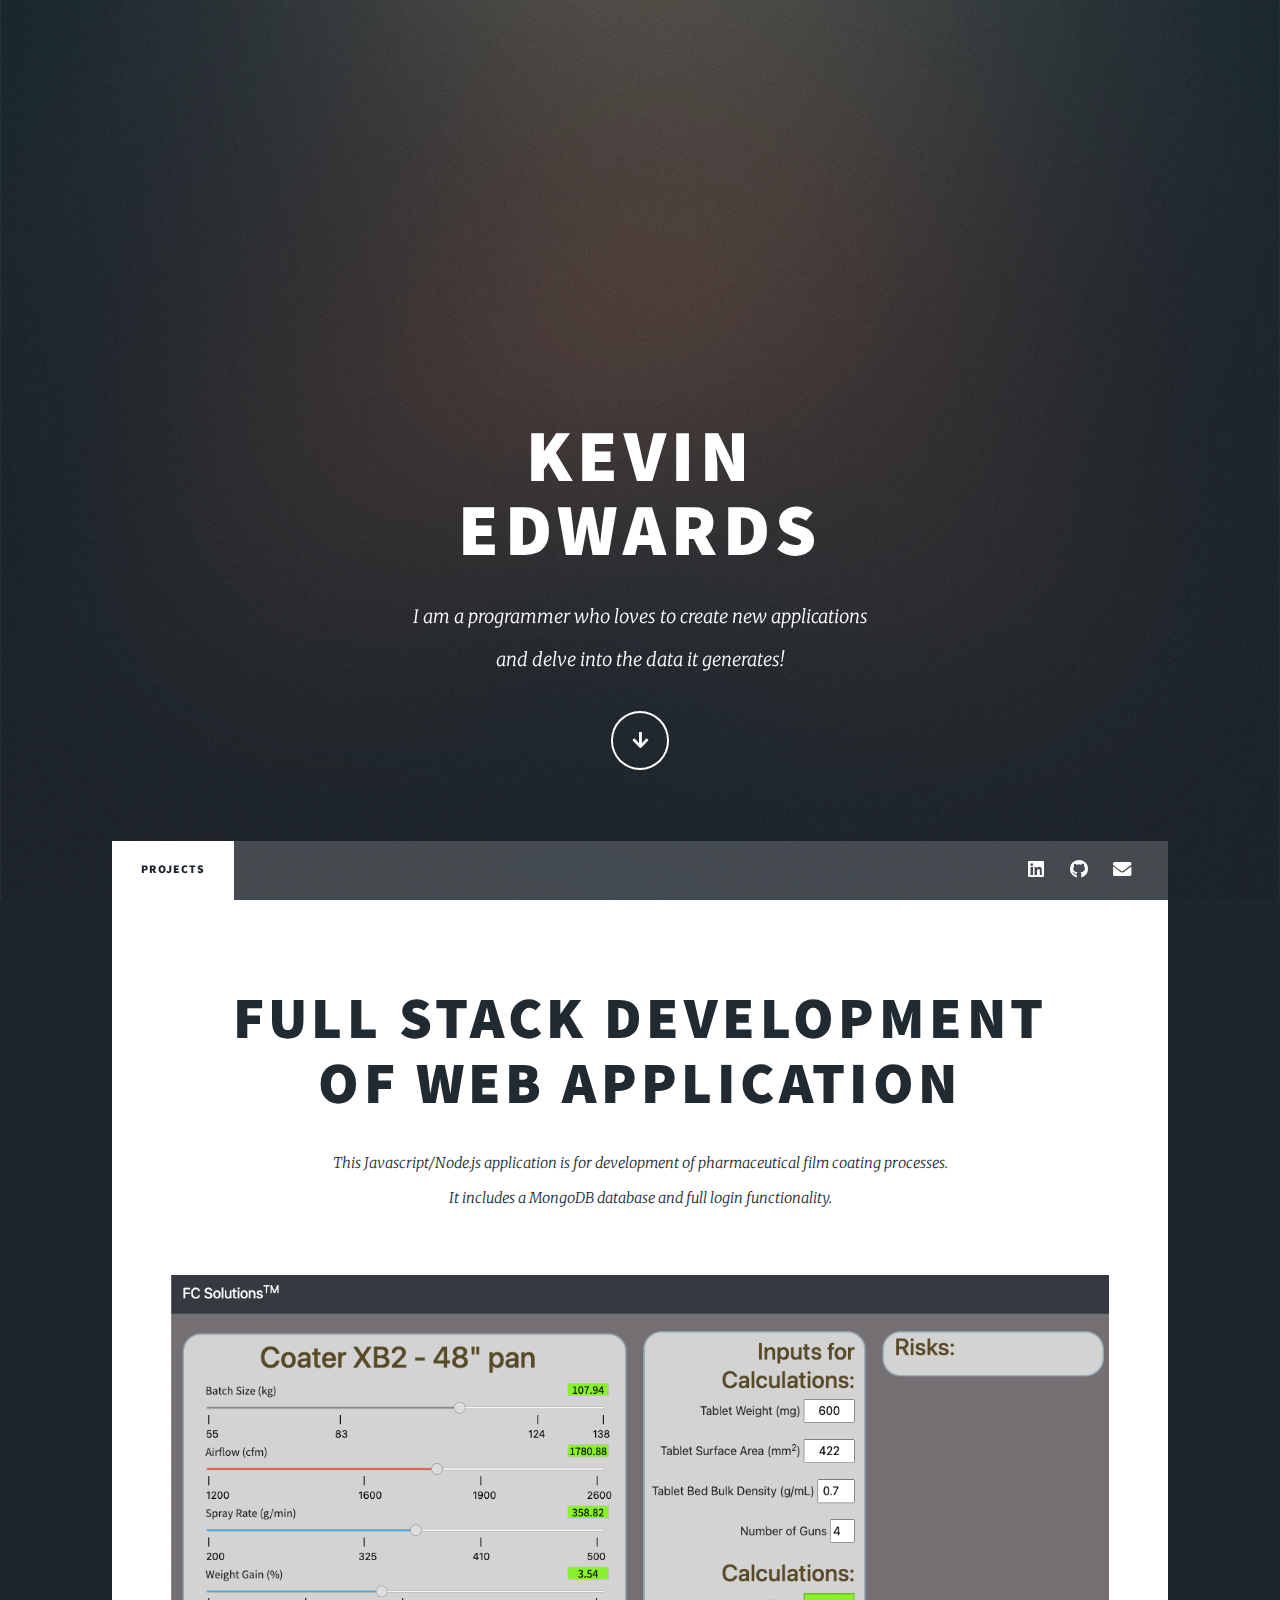
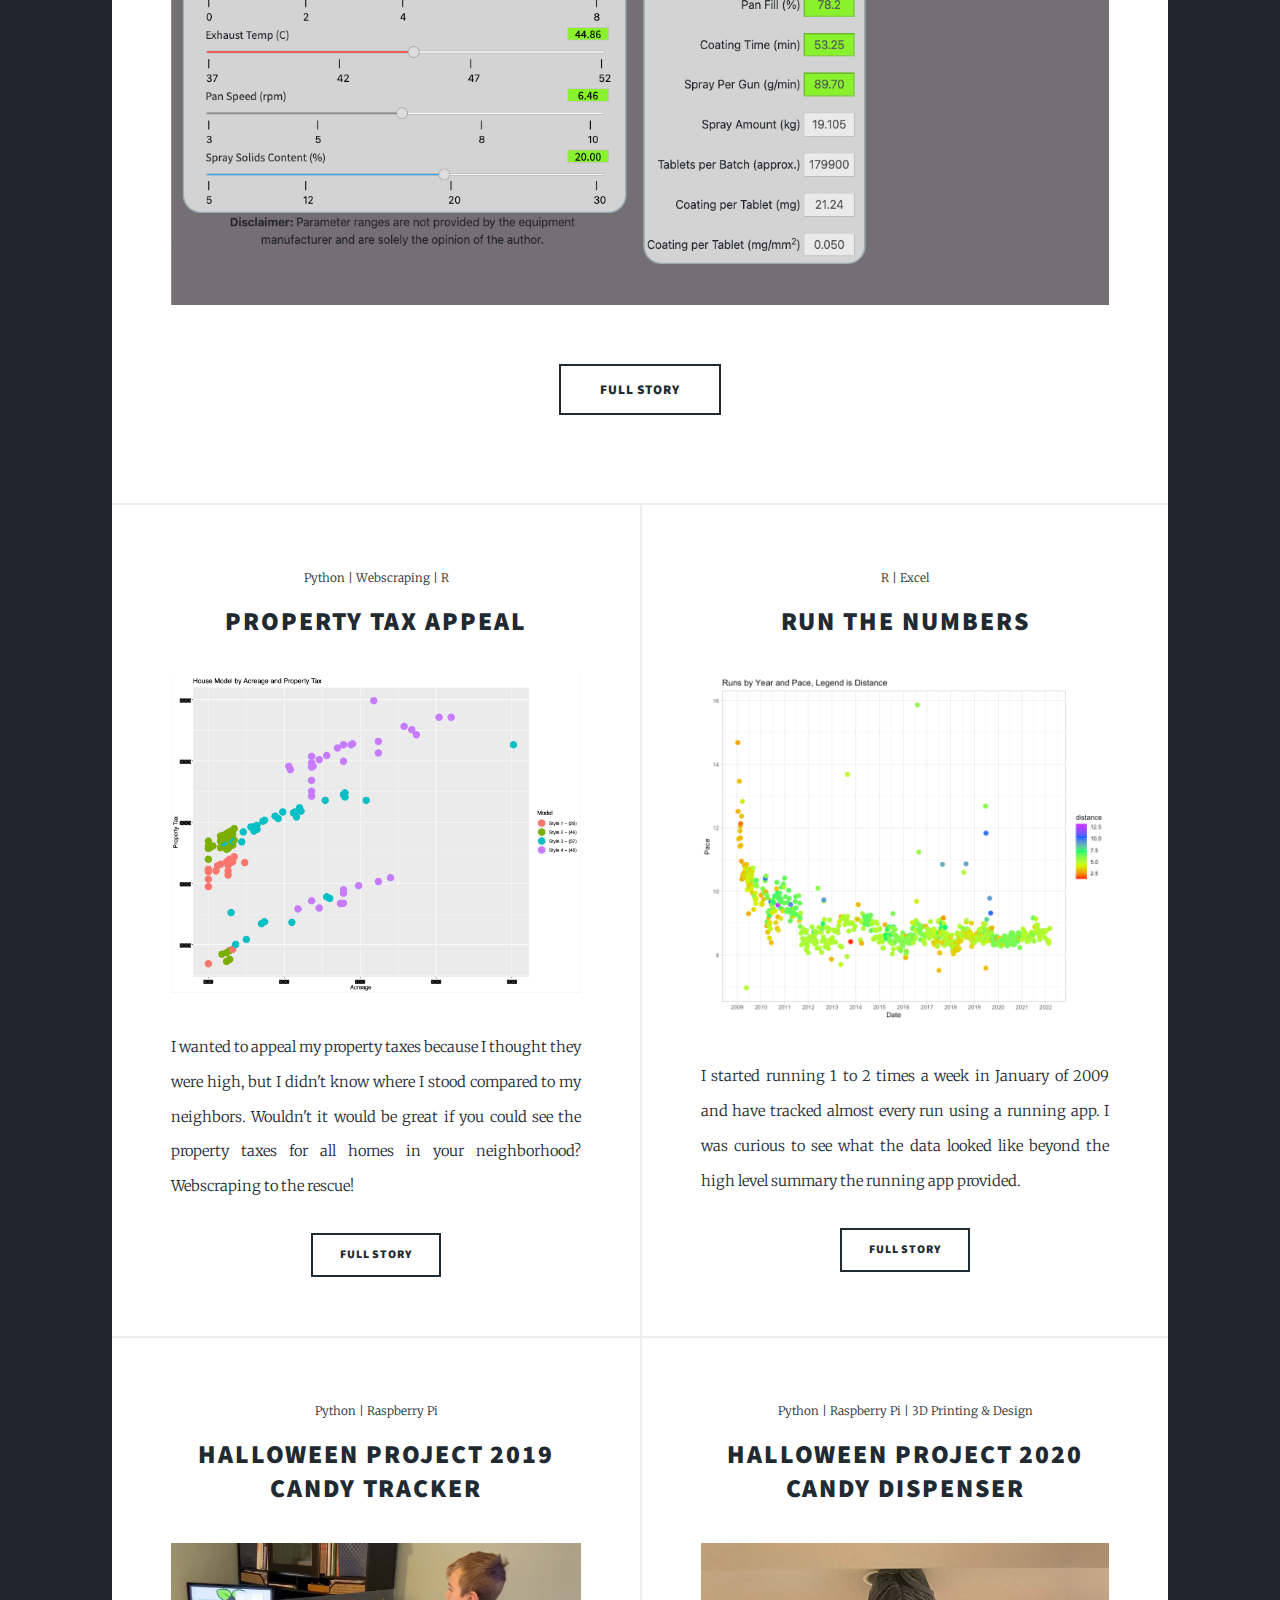
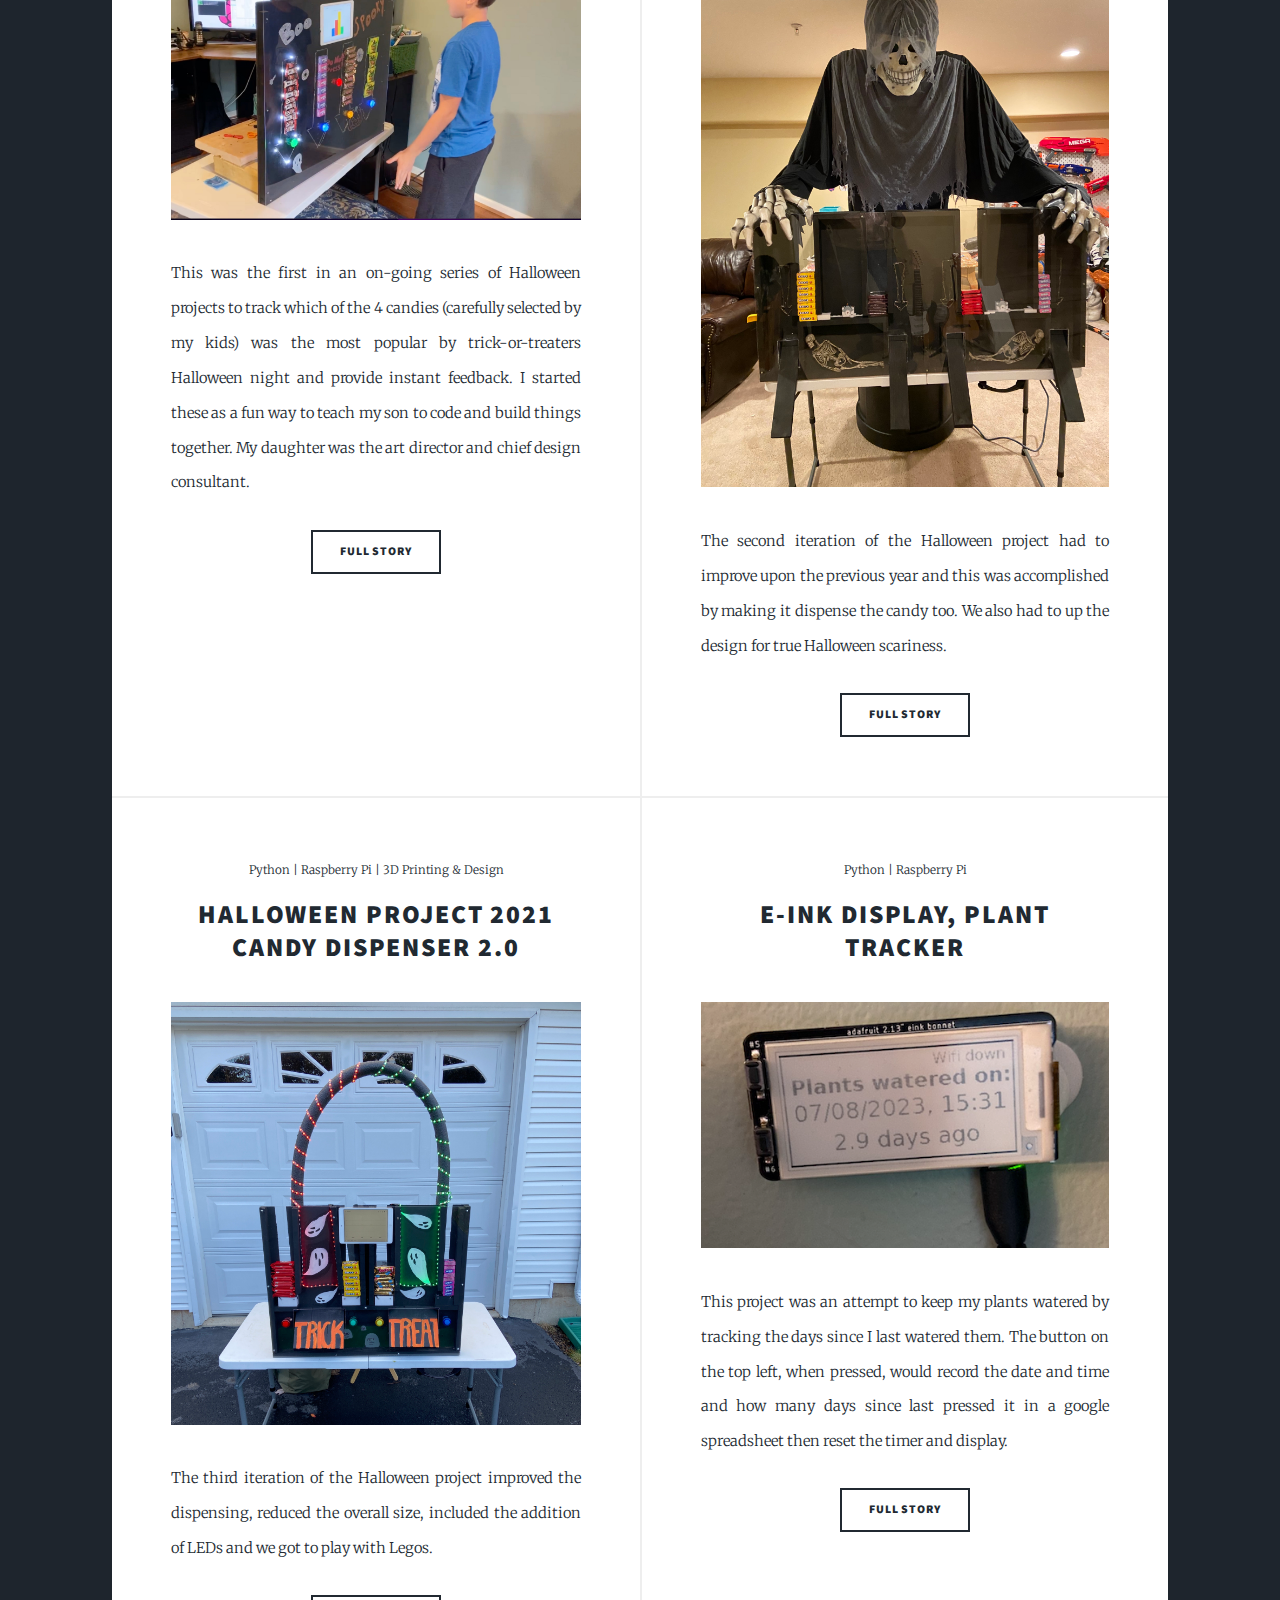
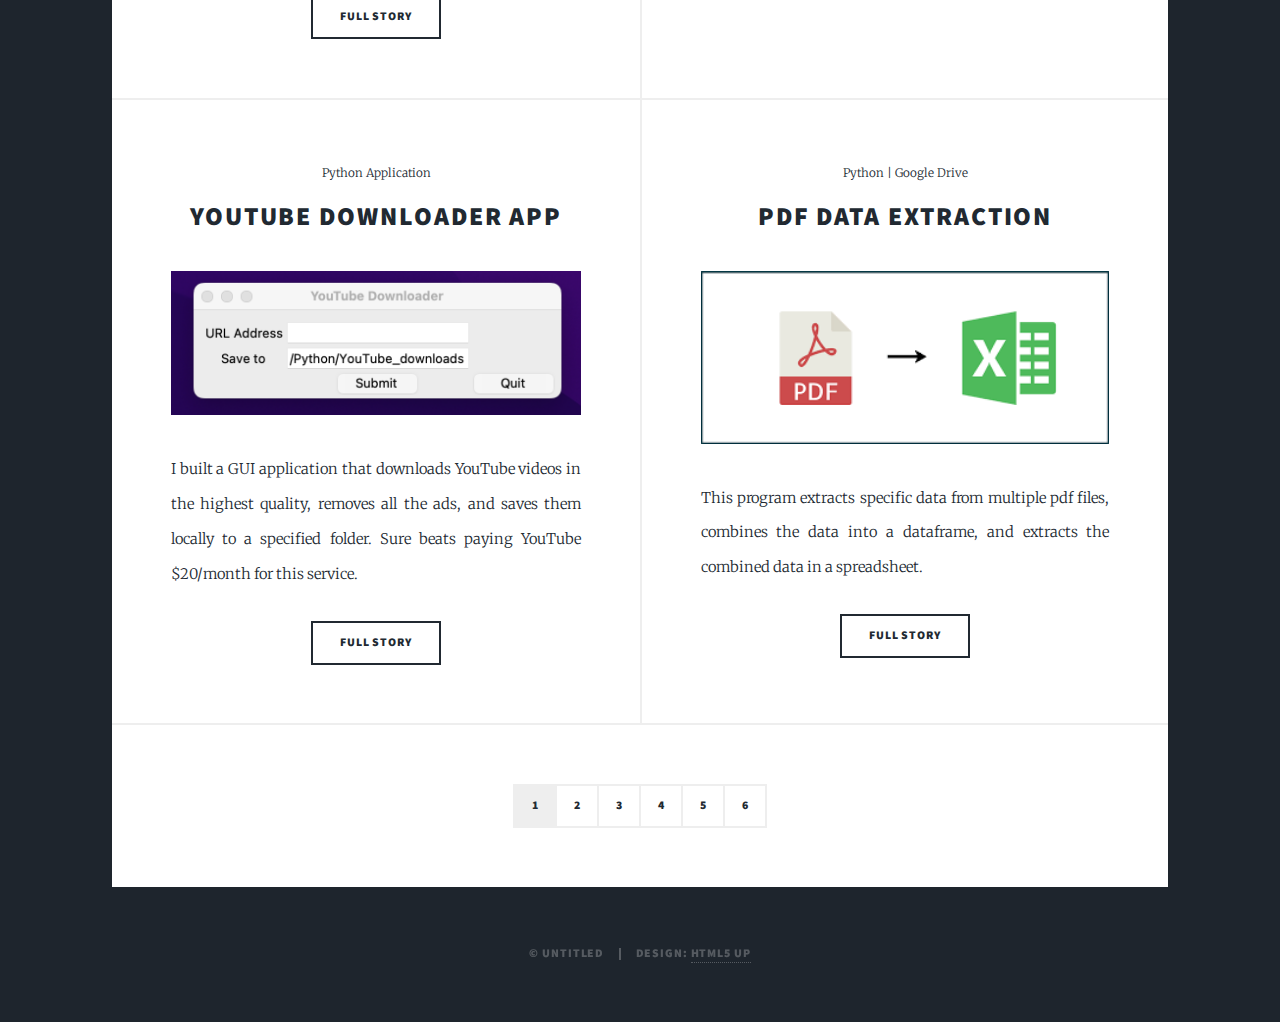
<file: index.html>
<!DOCTYPE HTML>
<!--
https://www.youtube.com/watch?v=u-RLu_8kwA0
-->
<html>
	<head>
		<title>Kevin Edwards</title>
		<meta charset="utf-8" />
		<meta name="viewport" content="width=device-width, initial-scale=1, user-scalable=no" />
		<link rel="stylesheet" href="assets/css/main.css" />
		<noscript><link rel="stylesheet" href="assets/css/noscript.css" /></noscript>
	</head>
	<body class="is-preload">

		<!-- Wrapper -->
			<div id="wrapper" class="fade-in">

				<!-- Intro -->
					<div id="intro">
						<h1>Kevin<br />
						Edwards</h1>
						<p>I am a programmer who loves to create new applications <br />and delve into the data it generates!</p>
						<ul class="actions">
							<li><a href="#header" class="button icon solid solo fa-arrow-down scrolly">Continue</a></li>
						</ul>
					</div>

				<!-- Header -->
					<!-- <header id="header">
						<a href="index.html" class="logo">Massively</a>
					</header> -->

				<!-- Nav -->
					<nav id="nav">
						<ul class="links">
							<li class="active"><a href="index.html">Projects</a></li>
							<!-- <li><a href="generic.html">Generic Page</a></li> -->
							<!-- <li><a href="elements.html">Elements Reference</a></li> -->
						</ul>
						<ul class="icons">
							<li><a href="https://www.linkedin.com/in/kevin-edwards-a8335911/" class="icon brands fa-linkedin"><span class="label">LinkedIn</span></a></li>
							<li><a href="https://github.com/kedwards0107" class="icon brands fa-github"><span class="label">GitHub</span></a></li>
							<li><a href="mailto: kedwards0107@gmail.com" class="icon solid fa-envelope"><span class="label">Email</span></a></li>
						</ul>
					</nav>

				<!-- Main -->
					<div id="main">

						<!-- Featured Post -->
							<article class="post featured">
								<header class="major">
									<!-- <span class="date">April 25, 2017</span> -->
									<h2><a href="webapp.html">Full Stack Development <br />
									of Web Application</a></h2>
									<p>This Javascript/Node.js application is for development of pharmaceutical film coating processes. <br />
										It includes a MongoDB database and full login functionality.</p>
								</header>
								<a href="webapp.html" class="image main"><img src="images/web_app4.png" alt="" /></a>
								<ul class="actions special">
									<li><a href="webapp.html" class="button large">Full Story</a></li>
								</ul>
							</article>

						<!-- Posts -->
							<section class="posts">
								<article>
									<header>
										<span class="date">Python | Webscraping | R</span>
										<h2><a href="Property_tax.html">Property Tax Appeal </a></h2>
									</header>
									<a href="Property_tax.html" class="image fit"><img src="images/Property_tax.png" alt="" /></a>
									<p>I wanted to appeal my property taxes because I thought they were high, but I didn't know where I stood compared to my neighbors. Wouldn't it would be great if you could see the property taxes for all homes in your neighborhood? Webscraping to the rescue! </p>
									<ul class="actions special">
										<li><a href="Property_tax.html" class="button">Full Story</a></li>
									</ul>
								</article>
								<article>
									<header>
										<span class="date"> R | Excel</span>
										<h2><a href="Run_Data.html">Run the Numbers</a></h2>
									</header>
									<a href="Run_Data.html" class="image fit"><img src="images/Runs_Year_Pace.png" alt="" /></a>
									<p>I started running 1 to 2 times a week in January of 2009 and have tracked almost every run using a running app. I was curious to see what the data looked like beyond the high level summary the running app provided. </p>
									<ul class="actions special">
										<li><a href="Run_Data.html" class="button">Full Story</a></li>
									</ul>
								</article>
								<article>
									<header>
										<span class="date">Python | Raspberry Pi </span>
										<h2><a href="halloween2019.html">Halloween Project 2019<br />
										Candy Tracker</a></h2>
									</header>
									<a href="halloween2019.html" class="image fit"><img src="images/2019_finished.jpg" alt="" /></a>
									<p>This was the first in an on-going series of Halloween projects to track which of the 4 candies (carefully selected by my kids) was the most popular by trick-or-treaters Halloween night and provide instant feedback. I started these as a fun way to teach my son to code and build things together. My daughter was the art director and chief design consultant.</p>
									<ul class="actions special">
										<li><a href="halloween2019.html" class="button">Full Story</a></li>
									</ul>
								</article>
								<article>
									<header>
										<span class="date">Python | Raspberry Pi | 3D Printing & Design</span>
										<h2><a href="halloween2020.html">Halloween Project 2020<br />
										Candy Dispenser</a></h2>
									</header>
									<a href="halloween2020.html" class="image fit"><img src="images/2020_finished.jpg" alt="" /></a>
									<p>The second iteration of the Halloween project had to improve upon the previous year and this was accomplished by making it dispense the candy too. We also had to up the design for true Halloween scariness.</p>
									<ul class="actions special">
										<li><a href="halloween2020.html" class="button">Full Story</a></li>
									</ul>
								</article>
								<article>
									<header>
										<span class="date">Python | Raspberry Pi | 3D Printing & Design</span>
										<h2><a href="halloween2021.html">Halloween Project 2021<br />
										candy dispenser 2.0</a></h2>
									</header>
									<a href="halloween2021.html" class="image fit"><img src="images/2021_finished2.JPG" alt="" /></a>
									<p>The third iteration of the Halloween project improved the dispensing, reduced the overall size, included the addition of LEDs and we got to play with Legos.</p>
									<ul class="actions special">
										<li><a href="halloween2021.html" class="button">Full Story</a></li>
									</ul>
								</article>
								<article>
									<header>
										<span class="date">Python | Raspberry Pi </span>
										<h2><a href="eink.html">E-Ink Display, Plant Tracker</a></h2>
									</header>
									<a href="eink.html" class="image fit"><img src="images/eink.png" alt="" /></a>
									<p> This project was an attempt to keep my plants watered by tracking the days since I last watered them. The button on the top left, when pressed, would record the date and time and how many days since last pressed it in a google spreadsheet then reset the timer and display.</p>
									<ul class="actions special">
										<li><a href="eink.html" class="button">Full Story</a></li>
									</ul>
								</article>
								<article>
									<header>
										<span class="date">Python Application</span>
										<h2><a href="YouTubeApp.html">YouTube Downloader App</a></h2>
									</header>
									<a href="YouTubeApp.html" class="image fit"><img src="images/YouTube_App_picture.png" alt="" /></a>
									<p> I built a GUI application that downloads YouTube videos in the highest quality, removes all the ads, and saves them locally to a specified folder. Sure beats paying YouTube $20/month for this service.</p>
									<ul class="actions special">
										<li><a href="YouTubeApp.html" class="button">Full Story</a></li>
									</ul>
								</article>
								<article>
									<header>
										<span class="date">Python | Google Drive </span>
										<h2><a href="pdf.html">PDF Data Extraction</a></h2>
									</header>
									<a href="pdf.html" class="image fit"><img src="images/pdf_to_excel.png" alt="" /></a>
									<p> This program extracts specific data from multiple pdf files, combines the data into a dataframe, and extracts the combined data in a spreadsheet.</p>
									<ul class="actions special">
										<li><a href="pdf.html" class="button">Full Story</a></li>
									</ul>
								</article>
								
<!-- 								<article>
									<header>
										<span class="date">Python | Webscraping | R</span>
										<h2><a href="#">Under Construction</a></h2>
									</header>
									<a href="#" class="image fit"><img src="https://images.unsplash.com/photo-1625470496744-a01bf36a262f?ixlib=rb-1.2.1&ixid=MnwxMjA3fDB8MHxzZWFyY2h8NXx8dW5kZXIlMjBjb25zdHJ1Y3Rpb258ZW58MHx8MHx8&auto=format&fit=crop&w=500&q=60" alt="" /></a>
									<p> Thank you for your patience as we work to bring you more programming and data analytic magic.</p>
									<ul class="actions special">
										<li><a href="#" class="button">Full Story</a></li>
									</ul>
								</article> -->
							</section>

						<!-- Footer -->
							<footer>
								<div class="pagination">
									<!--<a href="#" class="previous">Prev</a>-->
									<a href="index.html" class="page active">1</a>
									<a href="webapp.html" class="page">2</a>
									<a href="halloween2019.html" class="page">3</a>
									<!-- <span class="extra">&hellip;</span> -->
									<a href="halloween2020.html" class="page">4</a>
									<a href="halloween2021.html" class="page">5</a>
									<a href="Property_tax.html" class="page">6</a>
									<!-- <a href="#" class="next">Next</a> -->
								</div>
							</footer>

					</div>

				<!-- Footer -->
					<!-- <footer id="footer">
						<section>
							<form method="post" action="#">
								<div class="fields">
									<div class="field">
										<label for="name">Name</label>
										<input type="text" name="name" id="name" />
									</div>
									<div class="field">
										<label for="email">Email</label>
										<input type="text" name="email" id="email" />
									</div>
									<div class="field">
										<label for="message">Message</label>
										<textarea name="message" id="message" rows="3"></textarea>
									</div>
								</div>
								<ul class="actions">
									<li><input type="submit" value="Send Message" /></li>
								</ul>
							</form>
						</section>
						<section class="split contact">
							<section class="alt">
								<h3>Address</h3>
								<p>1234 Somewhere Road #87257<br />
								Nashville, TN 00000-0000</p>
							</section>
							<section>
								<h3>Phone</h3>
								<p><a href="#">(000) 000-0000</a></p>
							</section>
							<section>
								<h3>Email</h3>
								<p><a href="#">info@untitled.tld</a></p>
							</section>
							<section>
								<h3>Social</h3>
								<ul class="icons alt">
									<li><a href="#" class="icon brands alt fa-twitter"><span class="label">Twitter</span></a></li>
									<li><a href="#" class="icon brands alt fa-facebook-f"><span class="label">Facebook</span></a></li>
									<li><a href="#" class="icon brands alt fa-instagram"><span class="label">Instagram</span></a></li>
									<li><a href="#" class="icon brands alt fa-github"><span class="label">GitHub</span></a></li>
								</ul>
							</section>
						</section>
					</footer> -->

				<!-- Copyright -->
					<div id="copyright">
						<ul><li>&copy; Untitled</li><li>Design: <a href="https://html5up.net">HTML5 UP</a></li></ul>
					</div>

			</div>

		<!-- Scripts -->
			<script src="assets/js/jquery.min.js"></script>
			<script src="assets/js/jquery.scrollex.min.js"></script>
			<script src="assets/js/jquery.scrolly.min.js"></script>
			<script src="assets/js/browser.min.js"></script>
			<script src="assets/js/breakpoints.min.js"></script>
			<script src="assets/js/util.js"></script>
			<script src="assets/js/main.js"></script>

	</body>
</html>
</file>
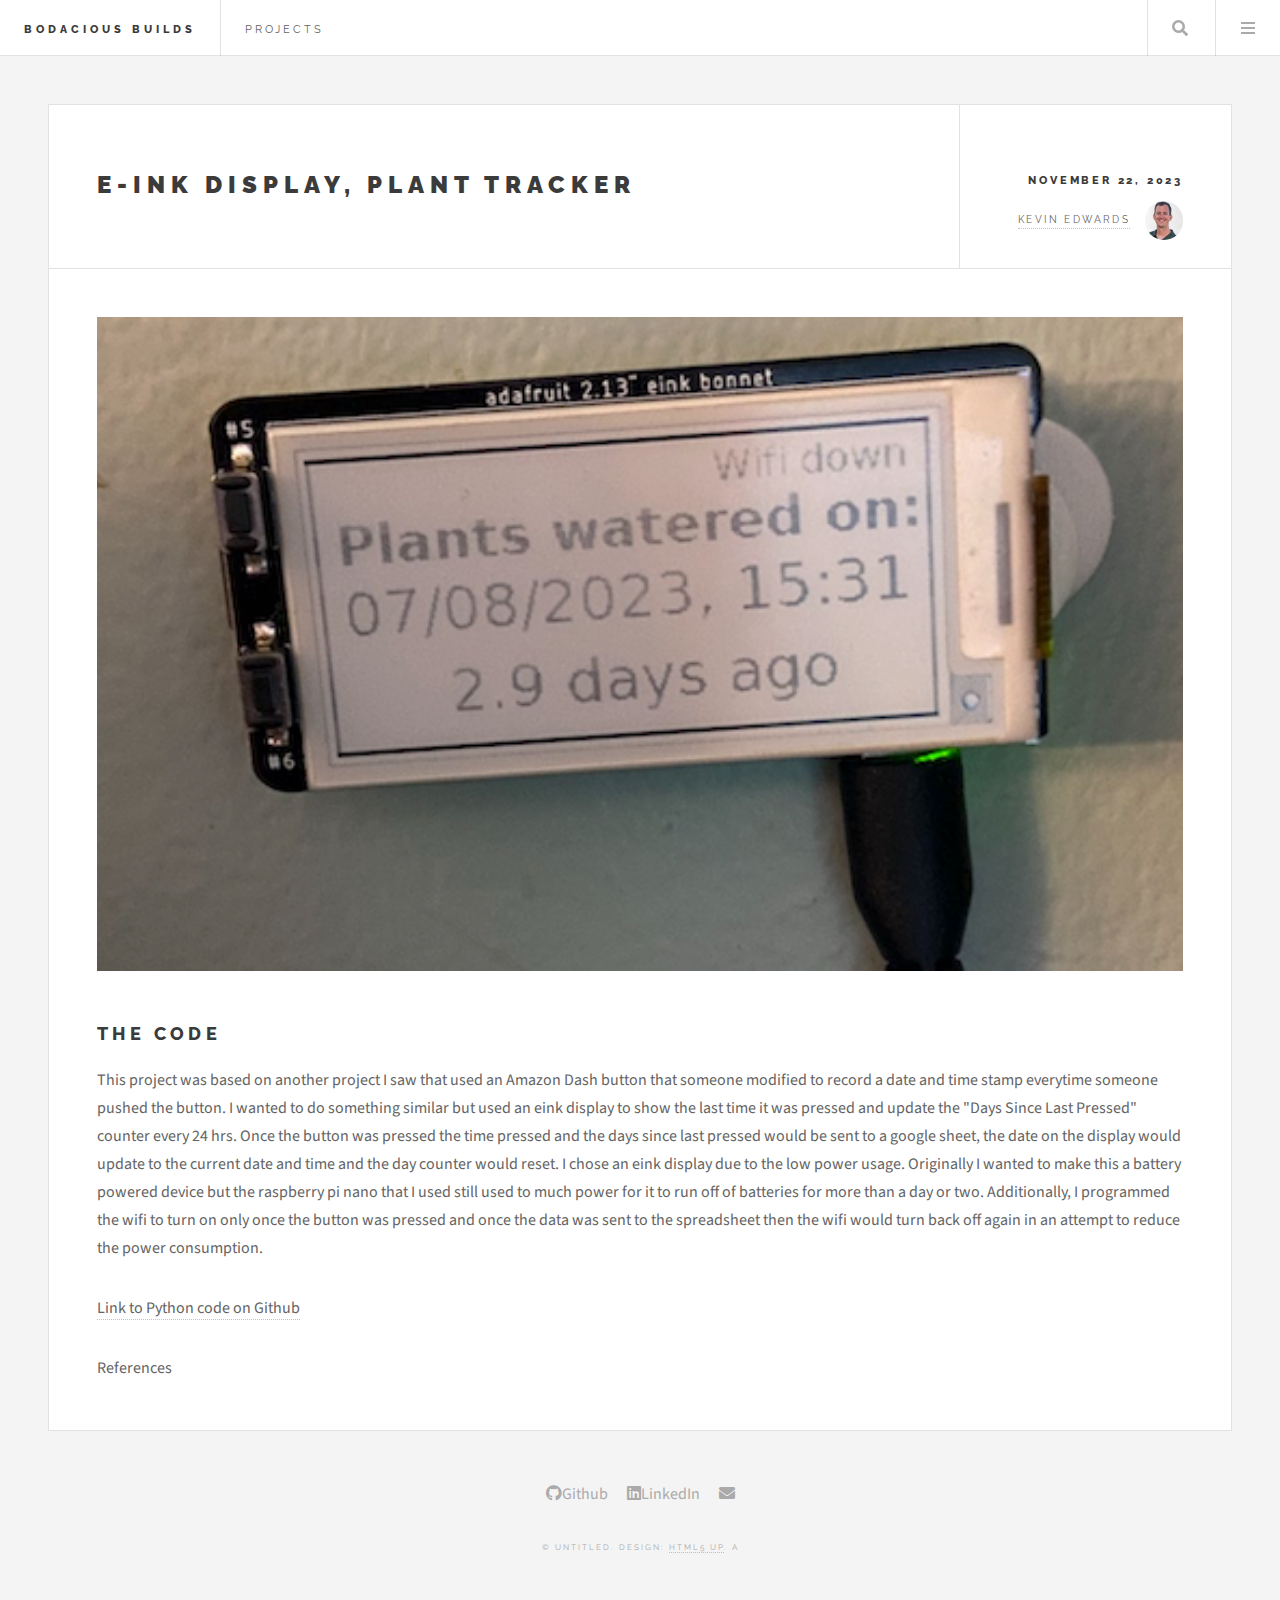
<file: eink.html>
<!DOCTYPE HTML>
<!--
	Future Imperfect by HTML5 UP
	html5up.net | @ajlkn
	Free for personal and commercial use under the CCA 3.0 license (html5up.net/license)
-->
<html>
	<head>
		<title>E-Ink display, Plant Tracker</title>
		<meta charset="utf-8" />
		<meta name="viewport" content="width=device-width, initial-scale=1, user-scalable=no" />
		<link rel="stylesheet" href="assets2/css/main.css" />
	</head>
	<body class="single is-preload">

		<!-- Wrapper -->
			<div id="wrapper">

				<!-- Header -->
					<header id="header">
						<h1><a href="index.html">Bodacious Builds</a></h1>
						<nav class="links">
							<ul>
								<li><a href="index.html">Projects</a></li>
								<!-- <li><a href="webapp.html">Web Application</a></li> -->
								<!-- <li><a href="#">Feugiat</a></li>
								<li><a href="#">Tempus</a></li>
								<li><a href="#">Adipiscing</a></li> -->
							</ul>
						</nav>
						<nav class="main">
							<ul>
								<li class="search">
									<a class="fa-search" href="#search">Search</a>
									<form id="search" method="get" action="#">
										<input type="text" name="query" placeholder="Search" />
									</form>
								</li>
								<li class="menu">
									<a class="fa-bars" href="#menu">Menu</a>
								</li>
							</ul>
						</nav>
					</header>

				<!-- Menu -->
					<section id="menu">

						<!-- Search -->
							<section>
								<form class="search" method="get" action="#">
									<input type="text" name="query" placeholder="Search" />
								</form>
							</section>

						<!-- Links -->
							<section>
								<ul class="links">
									<li>
										<a href="webapp.html">
											<h3>Web Application</h3>
											<p>Full Stack Film COating Application</p>
										</a>
									</li>
									<li>
										<a href="Property_tax.html">
											<h3>Property Tax</h3>
											<p>Analysis of property tax using R</p>
										</a>
									</li>
									<li>
										<a href="Run_Data.html">
											<h3>Run The Numbers</h3>
											<p>Analysis of 13+ years of running data using R</p>
										</a>
									</li>
									<li>
										<a href="halloween2019.html">
											<h3>Halloween Project 2019</h3>
											<p>Halloween candy tracker to see most popular candy selected</p>
										</a>
									</li>
									<li>
										<a href="halloween2020.html">
											<h3>Halloween Project 2020</h3>
											<p>Halloween candy tracker and dispenser</p>
										</a>
									</li>
									<li>
										<a href="halloween2021.html">
											<h3>Halloween Project 2021</h3>
											<p>Halloween candy tracker and dispenser updated</p>
										</a>
									</li>
									<li>
										<a href="eink.html">
											<h3>Plant watering display</h3>
											<p>E-Ink display to track frequency of plant watering</p>
										</a>
									</li>
									<li>
										<a href="pdf.html">
											<h3>PDF Converter</h3>
											<p>Converting Costco PDF receipts into usable spreadsheet</p>
										</a>
									</li>
								</ul>
							</section>

						<!-- Actions -->
<!-- 							<section>
								<ul class="actions stacked">
									<li><a href="#" class="button large fit">Log In</a></li>
								</ul>
							</section> -->

					</section>

				<!-- Main -->
					<div id="main">

						<!-- Post -->
							<article class="post">
								<header>
									<div class="title">
										<h2><a href="#">E-Ink Display, Plant Tracker</a></h2>
										
									</div>
									<div class="meta">
										<time class="published" datetime="2021-10-31">November 22, 2023</time>
										<a href="https://www.linkedin.com/in/kevin-edwards-a8335911/" class="author"><span class="name">Kevin Edwards</span><img src="images/avatar.png" alt="" /></a>
									</div>
								</header>
								<!-- <span class="image featured"><img src="images/2021_finished3.JPG"  alt="" /></span>
								<h2>Functionality</h2>
								<p> The new design functioned by the trick-or-treater pressing the button for the candy they wanted and the conveyor belt activated to dispense the candy to the ramp which would then fall in to the trick-or-treater's hand or bag. The button also updated the graph shown on the ipad. The LED lights did a chase pattern that was not tied to the buttons at all. It just cycled through the color spectrum in a loop. Also, as you may have already noticed, I ran out of white filament and replaced it with black for the nerds conveyor belt holder.</p> <h2>The Build</h2>
								<span class="image featured"><img src="images/2021_conveyor2.JPG" alt="" /></span> -->
                                <span class="image featured"><img src="images/eink.png"  alt="" /></span>
									<h2>The Code</h2>
										<p>This project was based on another project I saw that used an Amazon Dash button that someone modified to record a date and time stamp everytime someone pushed the button. I wanted to do something similar but used an eink display to show the last time it was pressed and update the "Days Since Last Pressed" counter every 24 hrs. Once the button was pressed
										the time pressed and the days since last pressed would be sent to a google sheet, the date on the display would update to the current date and time and the day counter would reset. I chose an eink display due to the low power usage. Originally I wanted to make this a battery powered device but the raspberry pi nano that I used still used to much power for it to run off of batteries for more than a day or two. Additionally, I programmed the wifi to turn on only once the button was
										pressed and once the data was sent to the spreadsheet then the wifi would turn back off again in an attempt to reduce the power consumption.</p>
								
									<p><a href="https://github.com/kedwards0107/eink">Link to Python code on Github</a></p>
								<p> References </p>
									

									<!-- <h2>The Data</h2>
								<span class="image featured"><img src="images/Data_2021.png" alt="" /></span>
								
								<p>As you can see in the google sheet screenshot above, it was a close race with KitKats bearly winning. This was a very busy year with 170 trick-or-treaters. 
									<p><a href="https://docs.google.com/spreadsheets/d/1M19RsCjI-zFv2LCHNa5BLOOcssgqaJ_JMMQyHRoKZlw/edit?usp=sharing">Link to the Google Sheet</a></p>
									<h2>Sources</h2>
									<p>Credit and thanks for how to link Python to Google Sheets goes to "Tech with Tim - Python Google Sheets API Tutorial - 2019" -  <a href="https://www.youtube.com/watch?v=cnPlKLEGR7E&list=LLQ9okj1k2C-JgQ5nJuMXRaA&index=17&t=372s">Link to YouTube video</a></p> -->
								<!-- <footer>
									<ul class="stats">
										<li><a href="#">General</a></li>
										<li><a href="#" class="icon solid fa-heart">28</a></li>
										<li><a href="#" class="icon solid fa-comment">128</a></li>
									</ul>
								</footer> -->
							</article>

					</div>

				<!-- Footer -->
					<section id="footer">
						<ul class="icons">
							<li><a href="https://github.com/kedwards0107"><span class="icon brands fa-github" class="label">Github</span></a></li>

							<li><a href="https://www.linkedin.com/in/kevin-edwards-a8335911/"><span class="icon brands fa-linkedin" class="icon brands fa-linkedin" class="label">LinkedIn</span></a></li>
							
							<li><a href="mailto: kedwards0107@gmail.com" class="icon solid fa-envelope"><span class="label">Email</span></a></li>
						</ul>
						<p class="copyright">&copy; Untitled. Design: <a href="http://html5up.net">HTML5 UP</a>. a</p>
					</section>

			</div>

		<!-- Scripts -->
			<script src="assets2/js/jquery.min.js"></script>
			<script src="assets2/js/browser.min.js"></script>
			<script src="assets2/js/breakpoints.min.js"></script>
			<script src="assets2/js/util.js"></script>
			<script src="assets2/js/main.js"></script>

	</body>
</html>
</file>
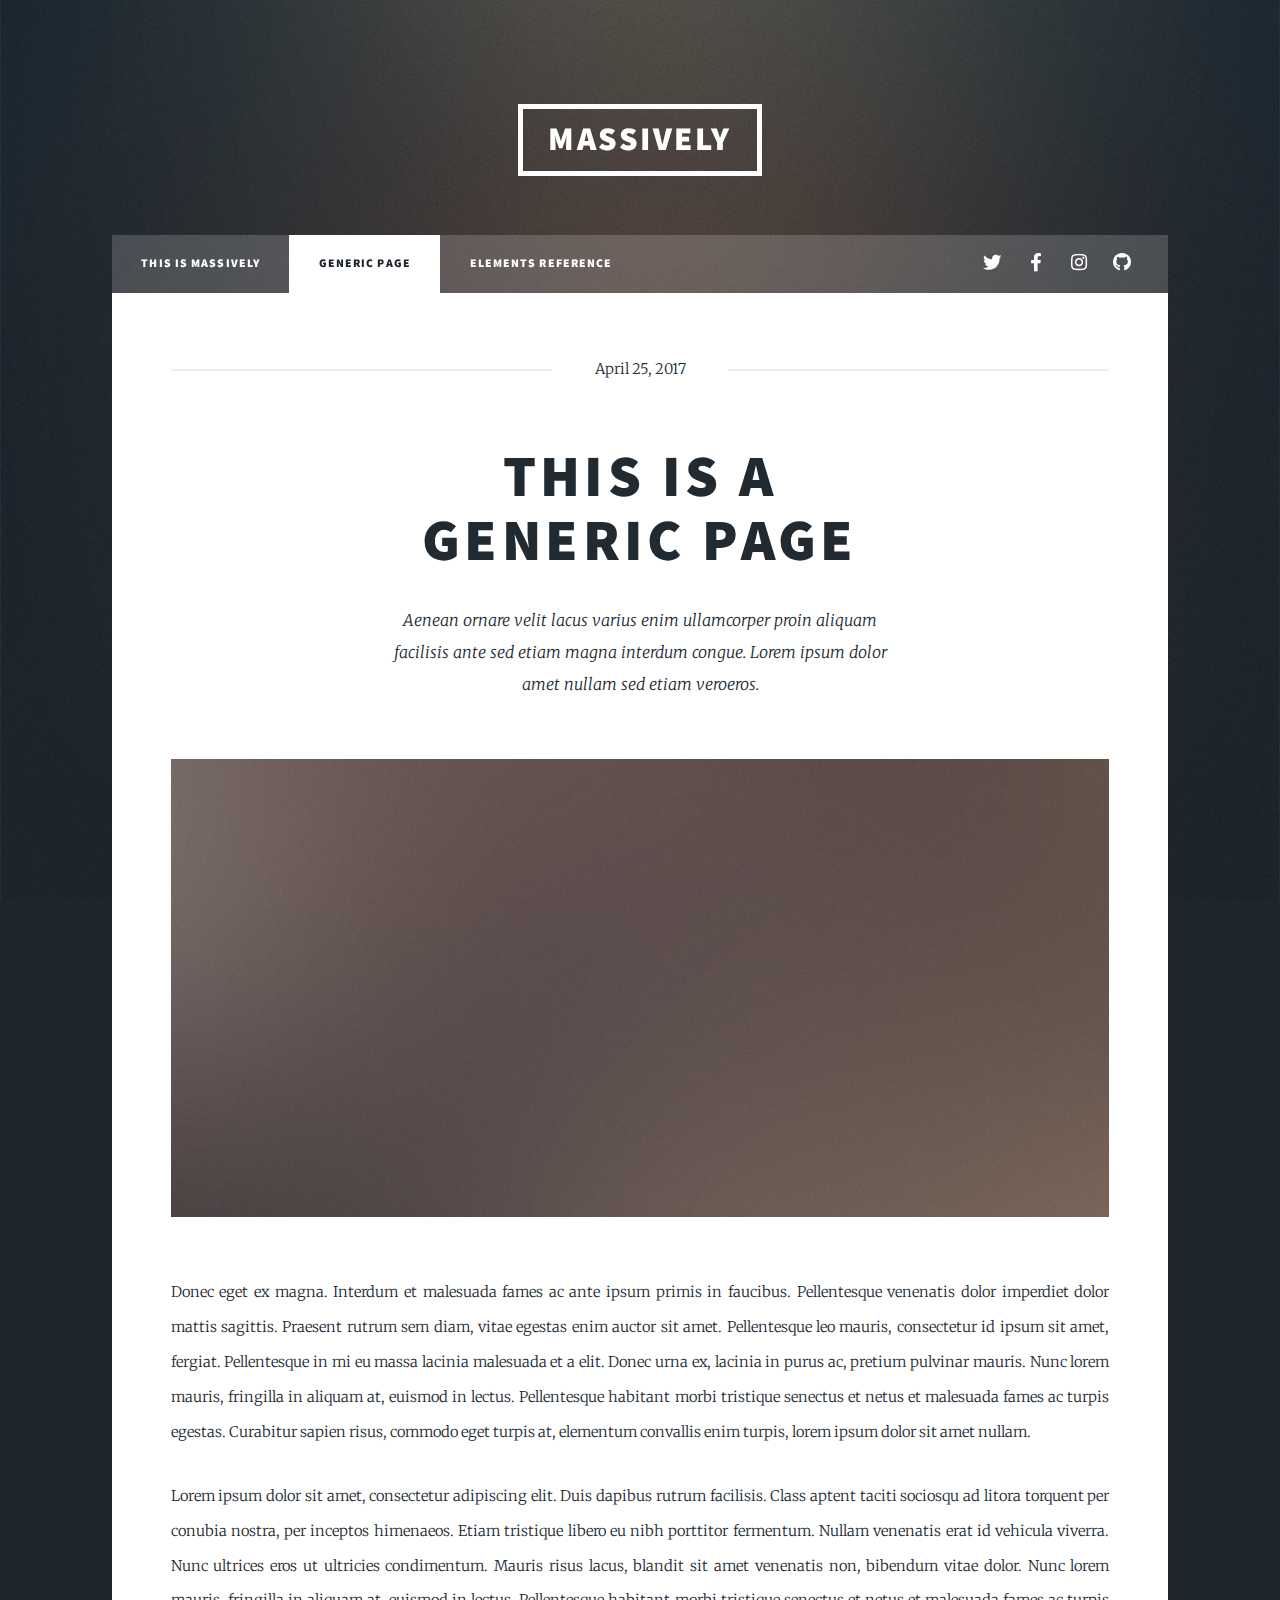
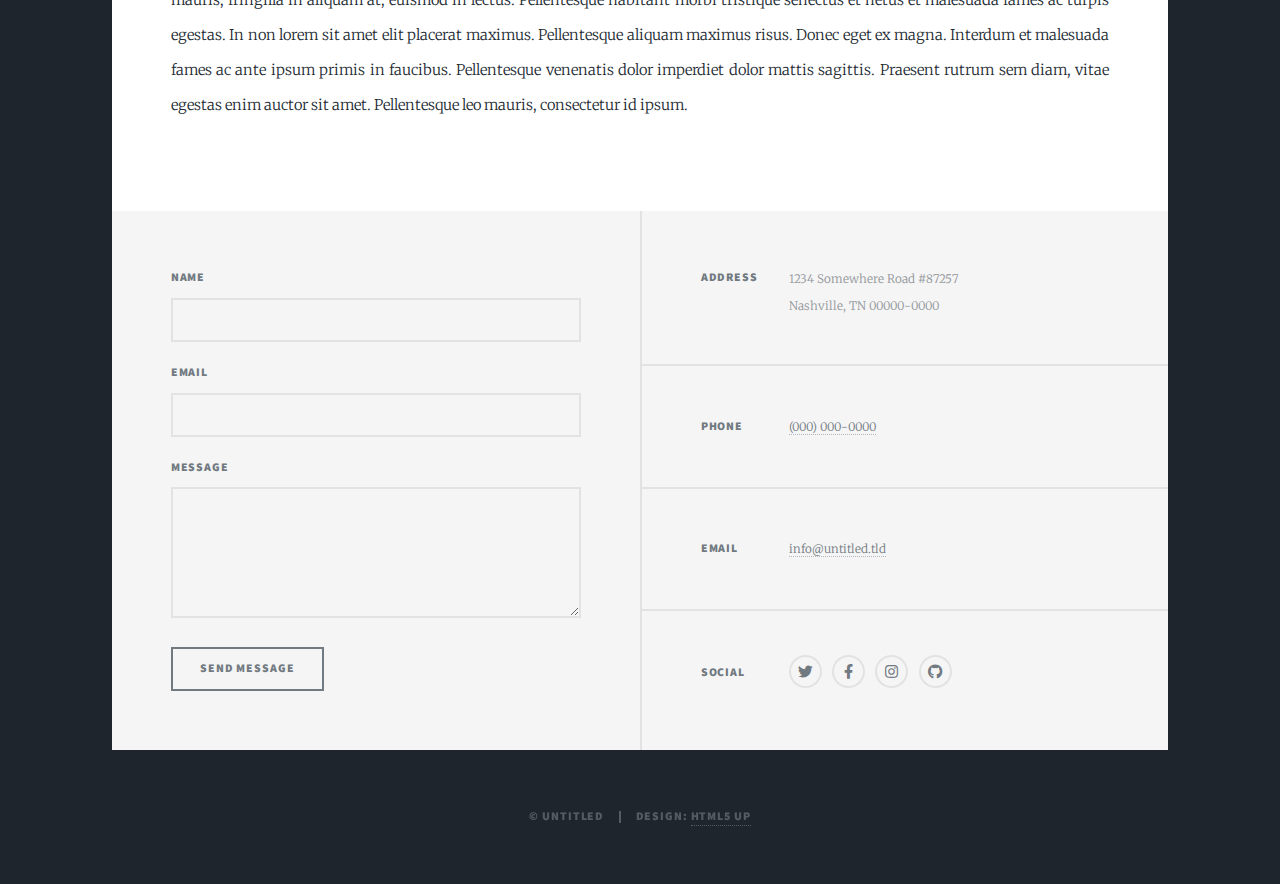
<file: generic.html>
<!DOCTYPE HTML>
<!--
	Massively by HTML5 UP
	html5up.net | @ajlkn
	Free for personal and commercial use under the CCA 3.0 license (html5up.net/license)
-->
<html>
	<head>
		<title>Generic Page - Massively by HTML5 UP</title>
		<meta charset="utf-8" />
		<meta name="viewport" content="width=device-width, initial-scale=1, user-scalable=no" />
		<link rel="stylesheet" href="assets/css/main.css" />
		<noscript><link rel="stylesheet" href="assets/css/noscript.css" /></noscript>
	</head>
	<body class="is-preload">

		<!-- Wrapper -->
			<div id="wrapper">

				<!-- Header -->
					<header id="header">
						<a href="index.html" class="logo">Massively</a>
					</header>

				<!-- Nav -->
					<nav id="nav">
						<ul class="links">
							<li><a href="index.html">This is Massively</a></li>
							<li class="active"><a href="generic.html">Generic Page</a></li>
							<li><a href="elements.html">Elements Reference</a></li>
						</ul>
						<ul class="icons">
							<li><a href="#" class="icon brands fa-twitter"><span class="label">Twitter</span></a></li>
							<li><a href="#" class="icon brands fa-facebook-f"><span class="label">Facebook</span></a></li>
							<li><a href="#" class="icon brands fa-instagram"><span class="label">Instagram</span></a></li>
							<li><a href="#" class="icon brands fa-github"><span class="label">GitHub</span></a></li>
						</ul>
					</nav>

				<!-- Main -->
					<div id="main">

						<!-- Post -->
							<section class="post">
								<header class="major">
									<span class="date">April 25, 2017</span>
									<h1>This is a<br />
									Generic Page</h1>
									<p>Aenean ornare velit lacus varius enim ullamcorper proin aliquam<br />
									facilisis ante sed etiam magna interdum congue. Lorem ipsum dolor<br />
									amet nullam sed etiam veroeros.</p>
								</header>
								<div class="image main"><img src="images/pic01.jpg" alt="" /></div>
								<p>Donec eget ex magna. Interdum et malesuada fames ac ante ipsum primis in faucibus. Pellentesque venenatis dolor imperdiet dolor mattis sagittis. Praesent rutrum sem diam, vitae egestas enim auctor sit amet. Pellentesque leo mauris, consectetur id ipsum sit amet, fergiat. Pellentesque in mi eu massa lacinia malesuada et a elit. Donec urna ex, lacinia in purus ac, pretium pulvinar mauris. Nunc lorem mauris, fringilla in aliquam at, euismod in lectus. Pellentesque habitant morbi tristique senectus et netus et malesuada fames ac turpis egestas. Curabitur sapien risus, commodo eget turpis at, elementum convallis enim turpis, lorem ipsum dolor sit amet nullam.</p>
								<p>Lorem ipsum dolor sit amet, consectetur adipiscing elit. Duis dapibus rutrum facilisis. Class aptent taciti sociosqu ad litora torquent per conubia nostra, per inceptos himenaeos. Etiam tristique libero eu nibh porttitor fermentum. Nullam venenatis erat id vehicula viverra. Nunc ultrices eros ut ultricies condimentum. Mauris risus lacus, blandit sit amet venenatis non, bibendum vitae dolor. Nunc lorem mauris, fringilla in aliquam at, euismod in lectus. Pellentesque habitant morbi tristique senectus et netus et malesuada fames ac turpis egestas. In non lorem sit amet elit placerat maximus. Pellentesque aliquam maximus risus. Donec eget ex magna. Interdum et malesuada fames ac ante ipsum primis in faucibus. Pellentesque venenatis dolor imperdiet dolor mattis sagittis. Praesent rutrum sem diam, vitae egestas enim auctor sit amet. Pellentesque leo mauris, consectetur id ipsum.</p>
							</section>

					</div>

				<!-- Footer -->
					<footer id="footer">
						<section>
							<form method="post" action="#">
								<div class="fields">
									<div class="field">
										<label for="name">Name</label>
										<input type="text" name="name" id="name" />
									</div>
									<div class="field">
										<label for="email">Email</label>
										<input type="text" name="email" id="email" />
									</div>
									<div class="field">
										<label for="message">Message</label>
										<textarea name="message" id="message" rows="3"></textarea>
									</div>
								</div>
								<ul class="actions">
									<li><input type="submit" value="Send Message" /></li>
								</ul>
							</form>
						</section>
						<section class="split contact">
							<section class="alt">
								<h3>Address</h3>
								<p>1234 Somewhere Road #87257<br />
								Nashville, TN 00000-0000</p>
							</section>
							<section>
								<h3>Phone</h3>
								<p><a href="#">(000) 000-0000</a></p>
							</section>
							<section>
								<h3>Email</h3>
								<p><a href="#">info@untitled.tld</a></p>
							</section>
							<section>
								<h3>Social</h3>
								<ul class="icons alt">
									<li><a href="#" class="icon brands alt fa-twitter"><span class="label">Twitter</span></a></li>
									<li><a href="#" class="icon brands alt fa-facebook-f"><span class="label">Facebook</span></a></li>
									<li><a href="#" class="icon brands alt fa-instagram"><span class="label">Instagram</span></a></li>
									<li><a href="#" class="icon brands alt fa-github"><span class="label">GitHub</span></a></li>
								</ul>
							</section>
						</section>
					</footer>

				<!-- Copyright -->
					<div id="copyright">
						<ul><li>&copy; Untitled</li><li>Design: <a href="https://html5up.net">HTML5 UP</a></li></ul>
					</div>

			</div>

		<!-- Scripts -->
			<script src="assets/js/jquery.min.js"></script>
			<script src="assets/js/jquery.scrollex.min.js"></script>
			<script src="assets/js/jquery.scrolly.min.js"></script>
			<script src="assets/js/browser.min.js"></script>
			<script src="assets/js/breakpoints.min.js"></script>
			<script src="assets/js/util.js"></script>
			<script src="assets/js/main.js"></script>

	</body>
</html>
</file>
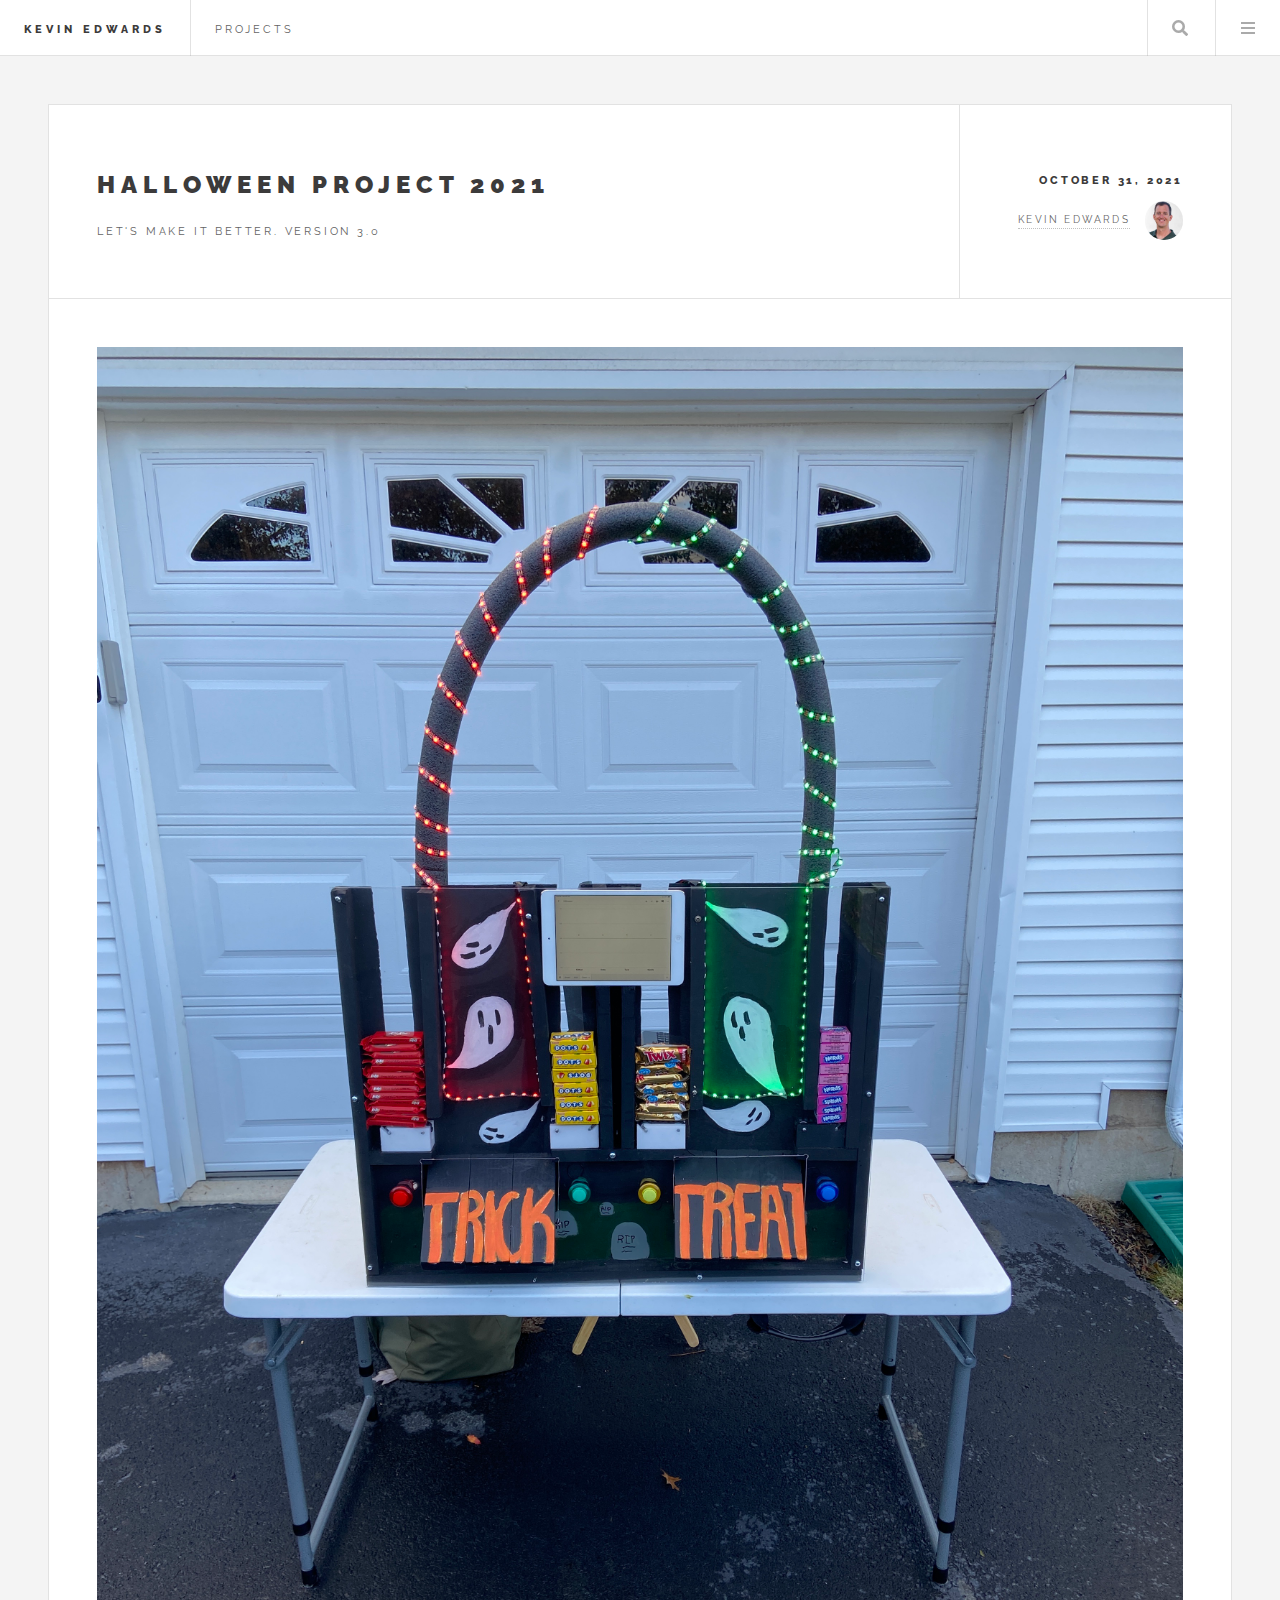
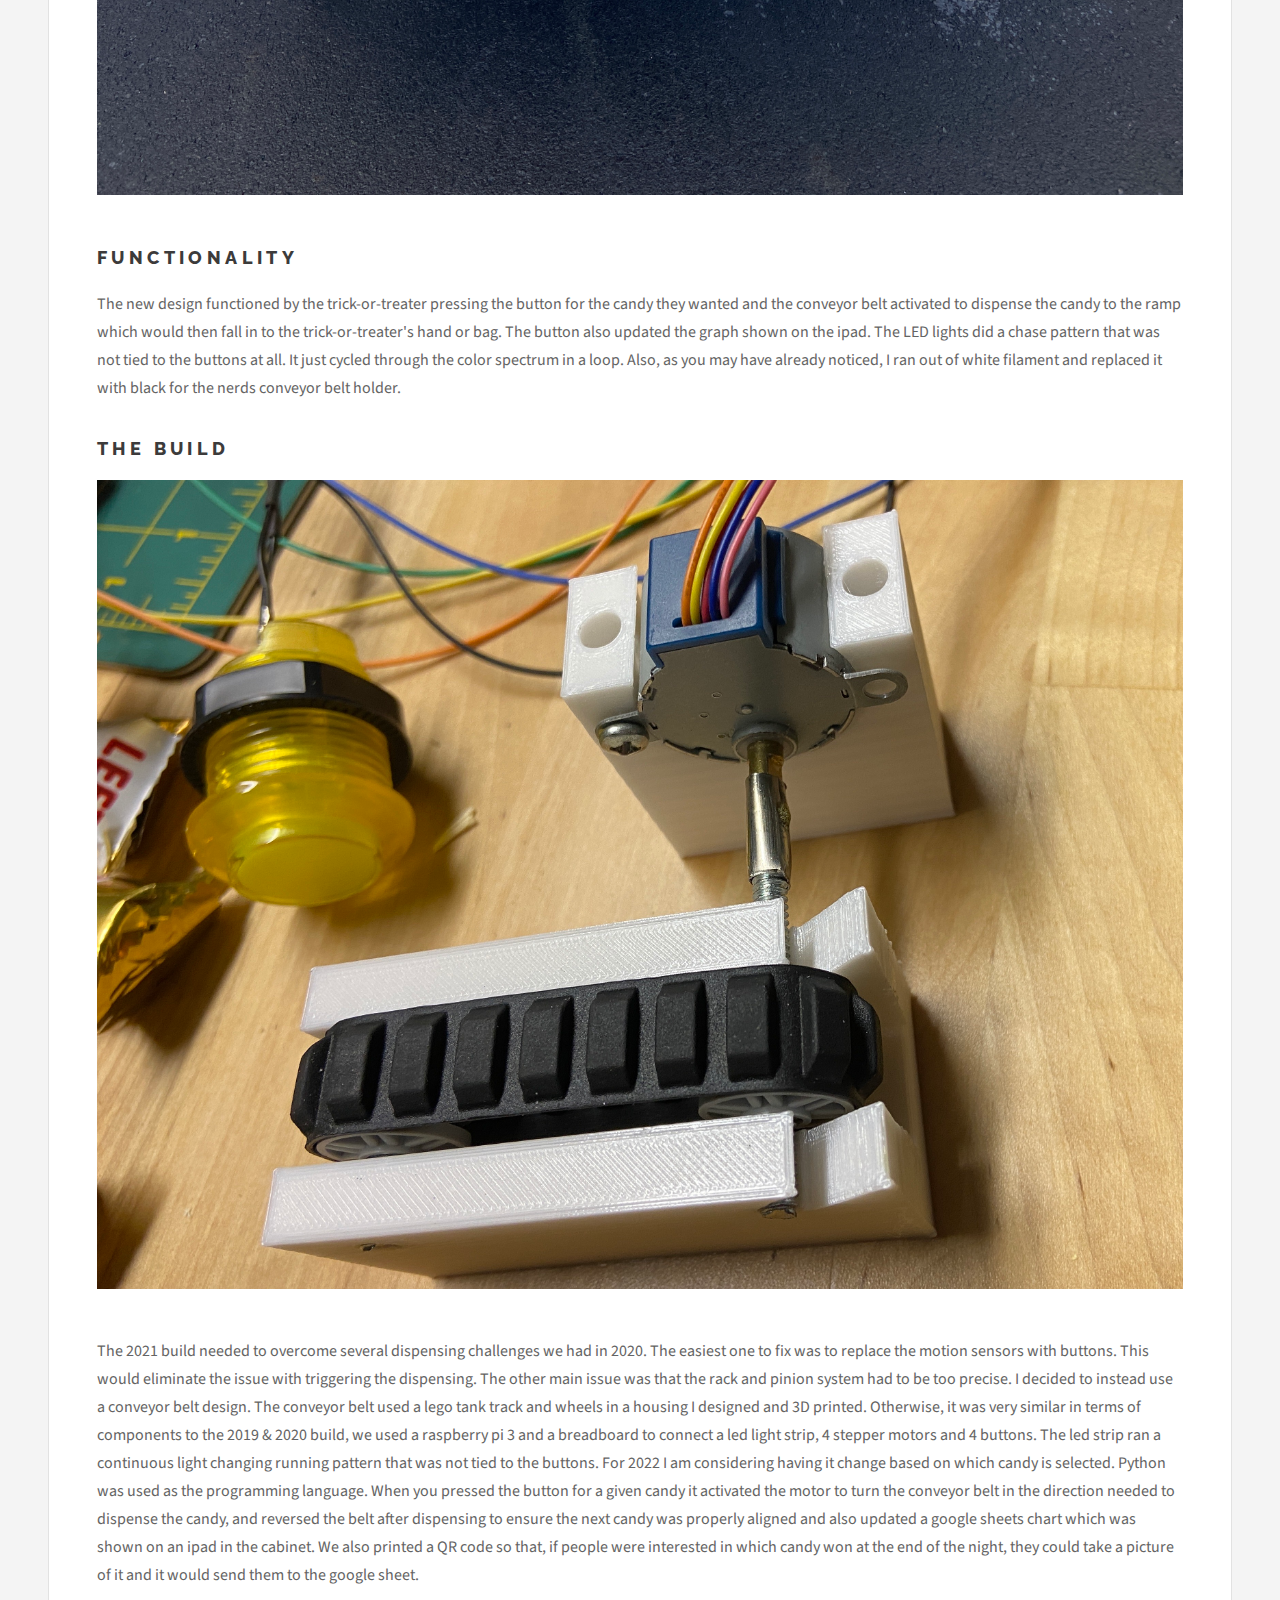
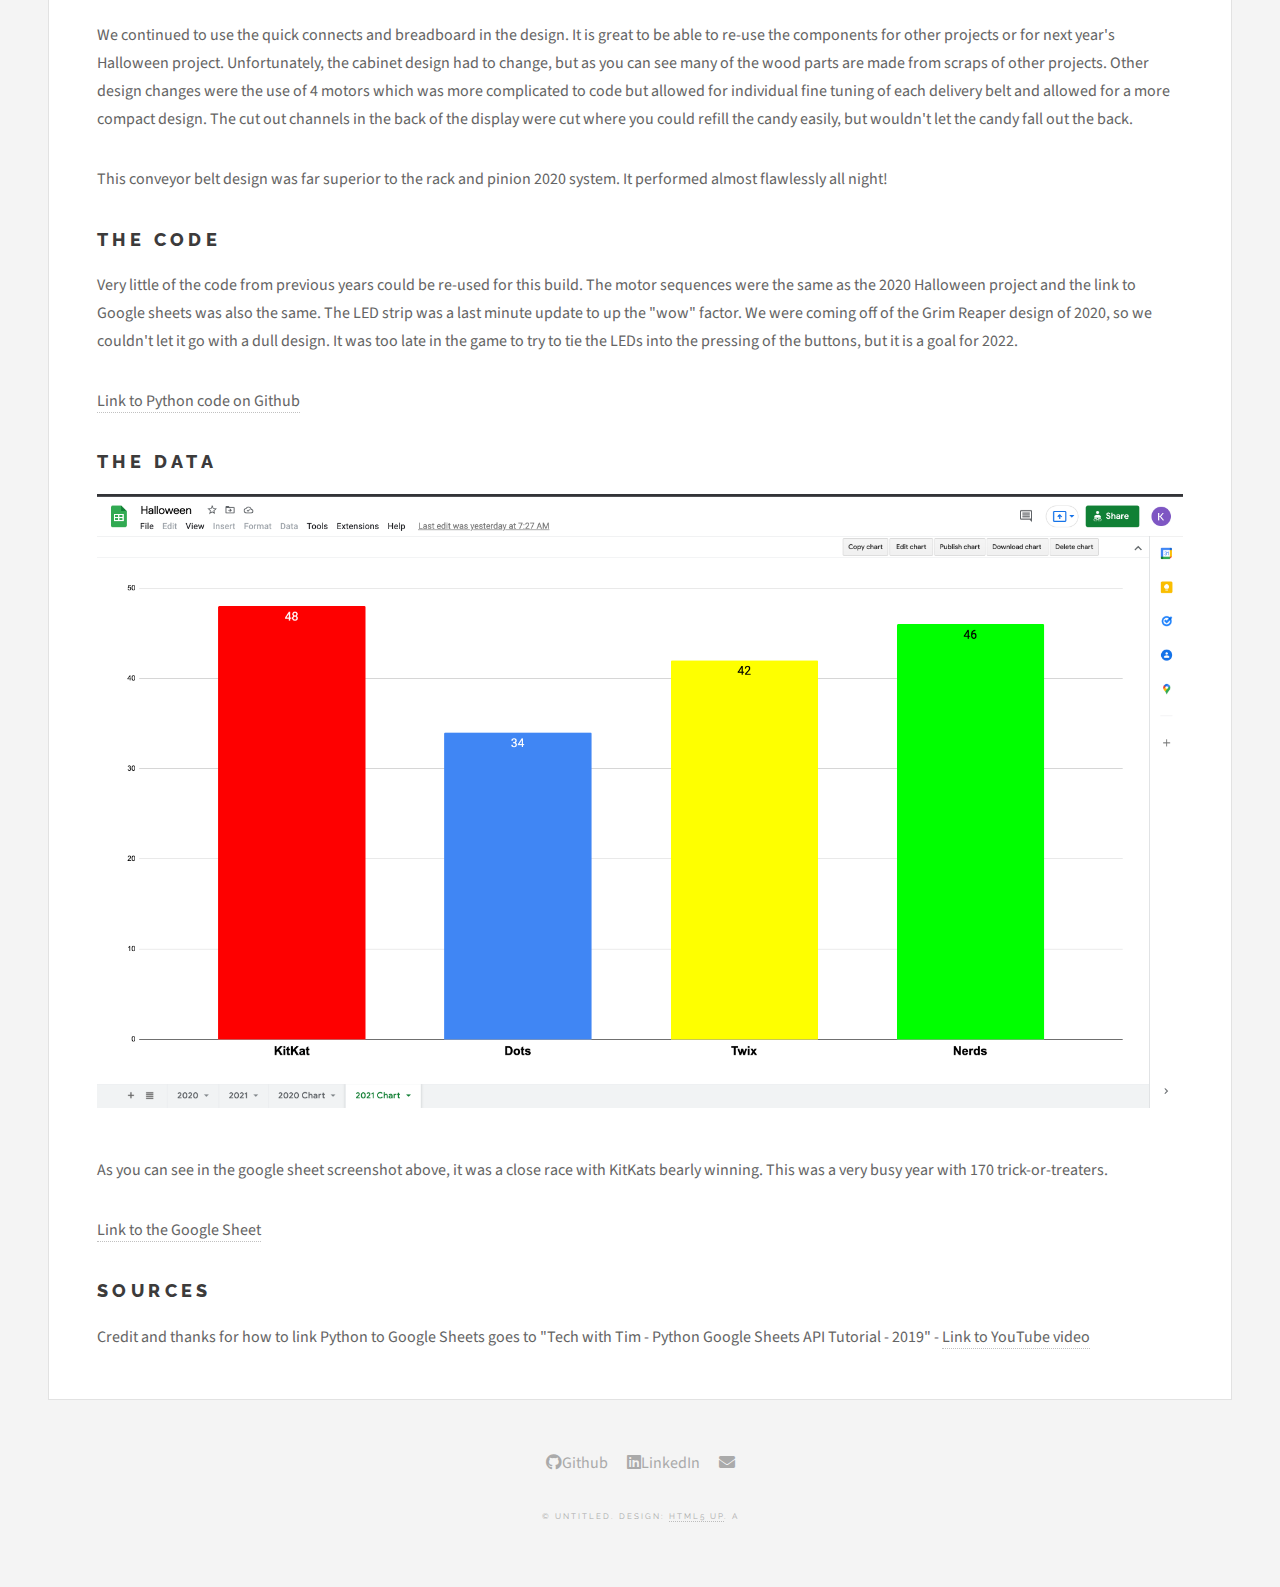
<file: halloween2021.html>
<!DOCTYPE HTML>
<!--
	Future Imperfect by HTML5 UP
	html5up.net | @ajlkn
	Free for personal and commercial use under the CCA 3.0 license (html5up.net/license)
-->
<html>
	<head>
		<title>Halloween 2020</title>
		<meta charset="utf-8" />
		<meta name="viewport" content="width=device-width, initial-scale=1, user-scalable=no" />
		<link rel="stylesheet" href="assets2/css/main.css" />
	</head>
	<body class="single is-preload">

		<!-- Wrapper -->
			<div id="wrapper">

				<!-- Header -->
					<header id="header">
						<h1><a href="index.html">Kevin Edwards</a></h1>
						<nav class="links">
							<ul>
								<li><a href="index.html">Projects</a></li>
								<!-- <li><a href="webapp.html">Web Application</a></li> -->
								<!-- <li><a href="#">Feugiat</a></li>
								<li><a href="#">Tempus</a></li>
								<li><a href="#">Adipiscing</a></li> -->
							</ul>
						</nav>
						<nav class="main">
							<ul>
								<li class="search">
									<a class="fa-search" href="#search">Search</a>
									<form id="search" method="get" action="#">
										<input type="text" name="query" placeholder="Search" />
									</form>
								</li>
								<li class="menu">
									<a class="fa-bars" href="#menu">Menu</a>
								</li>
							</ul>
						</nav>
					</header>

				<!-- Menu -->
					<section id="menu">

						<!-- Search -->
							<section>
								<form class="search" method="get" action="#">
									<input type="text" name="query" placeholder="Search" />
								</form>
							</section>

						<!-- Links -->
							<section>
								<ul class="links">
									<li>
										<a href="webapp.html">
											<h3>Web Application</h3>
											<p>Full Stack Film COating Application</p>
										</a>
									</li>
									<li>
										<a href="Property_tax.html">
											<h3>Property Tax</h3>
											<p>Analysis of property tax using R</p>
										</a>
									</li>
									<li>
										<a href="Run_Data.html">
											<h3>Run The Numbers</h3>
											<p>Analysis of 13+ years of running data using R</p>
										</a>
									</li>
									<li>
										<a href="halloween2019.html">
											<h3>Halloween Project 2019</h3>
											<p>Halloween candy tracker to see most popular candy selected</p>
										</a>
									</li>
									<li>
										<a href="halloween2020.html">
											<h3>Halloween Project 2020</h3>
											<p>Halloween candy tracker and dispenser</p>
										</a>
									</li>
									<li>
										<a href="halloween2021.html">
											<h3>Halloween Project 2021</h3>
											<p>Halloween candy tracker and dispenser updated</p>
										</a>
									</li>
									<li>
										<a href="eink.html">
											<h3>Plant watering display</h3>
											<p>E-Ink display to track frequency of plant watering</p>
										</a>
									</li>
									<li>
										<a href="pdf.html">
											<h3>PDF Converter</h3>
											<p>Converting Costco PDF receipts into usable spreadsheet</p>
										</a>
									</li>
								</ul>
							</section>

						<!-- Actions -->
<!-- 							<section>
								<ul class="actions stacked">
									<li><a href="#" class="button large fit">Log In</a></li>
								</ul>
							</section> -->

					</section>

				<!-- Main -->
					<div id="main">

						<!-- Post -->
							<article class="post">
								<header>
									<div class="title">
										<h2><a href="#">Halloween Project 2021</a></h2>
										<p>Let's Make it Better. Version 3.0</p>
									</div>
									<div class="meta">
										<time class="published" datetime="2021-10-31">October 31, 2021</time>
										<a href="https://www.linkedin.com/in/kevin-edwards-a8335911/" class="author"><span class="name">Kevin Edwards</span><img src="images/avatar.png" alt="" /></a>
									</div>
								</header>
								<span class="image featured"><img src="images/2021_finished3.JPG"  alt="" /></span>
								<h2>Functionality</h2>
								<p> The new design functioned by the trick-or-treater pressing the button for the candy they wanted and the conveyor belt activated to dispense the candy to the ramp which would then fall in to the trick-or-treater's hand or bag. The button also updated the graph shown on the ipad. The LED lights did a chase pattern that was not tied to the buttons at all. It just cycled through the color spectrum in a loop. Also, as you may have already noticed, I ran out of white filament and replaced it with black for the nerds conveyor belt holder.</p> <h2>The Build</h2>
								<span class="image featured"><img src="images/2021_conveyor2.JPG" alt="" /></span>
									<p>
										The 2021 build needed to overcome several dispensing challenges we had in 2020. The easiest one to fix was to replace the motion sensors with buttons. This would eliminate the issue with triggering the dispensing. The other main issue was that the rack and pinion system had to be too precise. I decided to instead use a conveyor belt design. The conveyor belt used a lego tank track and wheels in a housing I designed and 3D printed.  Otherwise, it was very similar in terms of components to the 2019 & 2020 build, we used a raspberry pi 3 and a breadboard to connect a led light strip, 4 stepper motors and 4 buttons. The led strip ran a continuous light changing running pattern that was not tied to the buttons. For 2022 I am considering having it change based on which candy is selected. Python was used as the programming language. When you pressed the button for a given candy it activated the motor to turn the conveyor belt in the direction needed to dispense the candy, and reversed the belt after dispensing to ensure the next candy was properly aligned and also updated a google sheets chart which was shown on an ipad in the cabinet. We also printed a QR code so that, if people were interested in which candy won at the end of the night, they could take a picture of it and it would send them to the google sheet.</p>
									<p>We continued to use the quick connects and breadboard in the design. It is great to be able to re-use the components for other projects or for next year's Halloween project. Unfortunately, the cabinet design had to change, but as you can see many of the wood parts are made from scraps of other projects. Other design changes were the use of 4 motors which was more complicated to code but allowed for individual fine tuning of each delivery belt and allowed for a more compact design. The cut out channels in the back of the display were cut where you could refill the candy easily, but wouldn't let the candy fall out the back.</p>
									<p>This conveyor belt design was far superior to the rack and pinion 2020 system. It performed almost flawlessly all night! </p>
									<h2>The Code</h2>
										<p>Very little of the code from previous years could be re-used for this build. The motor sequences were the same as the 2020 Halloween project and the link to Google sheets was also the same. The LED strip was a last minute update to up the "wow" factor. We were coming off of the Grim Reaper design of 2020, so we couldn't let it go with a dull design. It was too late in the game to try to tie the LEDs into the pressing of the buttons, but it is a goal for 2022.  </p>
									<p><a href="https://github.com/kedwards0107/Halloween_2021">Link to Python code on Github</a></p>

									<h2>The Data</h2>
								<span class="image featured"><img src="images/Data_2021.png" alt="" /></span>
								
								<p>As you can see in the google sheet screenshot above, it was a close race with KitKats bearly winning. This was a very busy year with 170 trick-or-treaters. 
									<p><a href="https://docs.google.com/spreadsheets/d/1M19RsCjI-zFv2LCHNa5BLOOcssgqaJ_JMMQyHRoKZlw/edit?usp=sharing">Link to the Google Sheet</a></p>
									<h2>Sources</h2>
									<p>Credit and thanks for how to link Python to Google Sheets goes to "Tech with Tim - Python Google Sheets API Tutorial - 2019" -  <a href="https://www.youtube.com/watch?v=cnPlKLEGR7E&list=LLQ9okj1k2C-JgQ5nJuMXRaA&index=17&t=372s">Link to YouTube video</a></p>
								<!-- <footer>
									<ul class="stats">
										<li><a href="#">General</a></li>
										<li><a href="#" class="icon solid fa-heart">28</a></li>
										<li><a href="#" class="icon solid fa-comment">128</a></li>
									</ul>
								</footer> -->
							</article>

					</div>

				<!-- Footer -->
					<section id="footer">
						<ul class="icons">
							<li><a href="https://github.com/kedwards0107"><span class="icon brands fa-github" class="label">Github</span></a></li>

							<li><a href="https://www.linkedin.com/in/kevin-edwards-a8335911/"><span class="icon brands fa-linkedin" class="icon brands fa-linkedin" class="label">LinkedIn</span></a></li>
							
							<li><a href="mailto: kedwards0107@gmail.com" class="icon solid fa-envelope"><span class="label">Email</span></a></li>
						</ul>
						<p class="copyright">&copy; Untitled. Design: <a href="http://html5up.net">HTML5 UP</a>. a</p>
					</section>

			</div>

		<!-- Scripts -->
			<script src="assets2/js/jquery.min.js"></script>
			<script src="assets2/js/browser.min.js"></script>
			<script src="assets2/js/breakpoints.min.js"></script>
			<script src="assets2/js/util.js"></script>
			<script src="assets2/js/main.js"></script>

	</body>
</html>
</file>
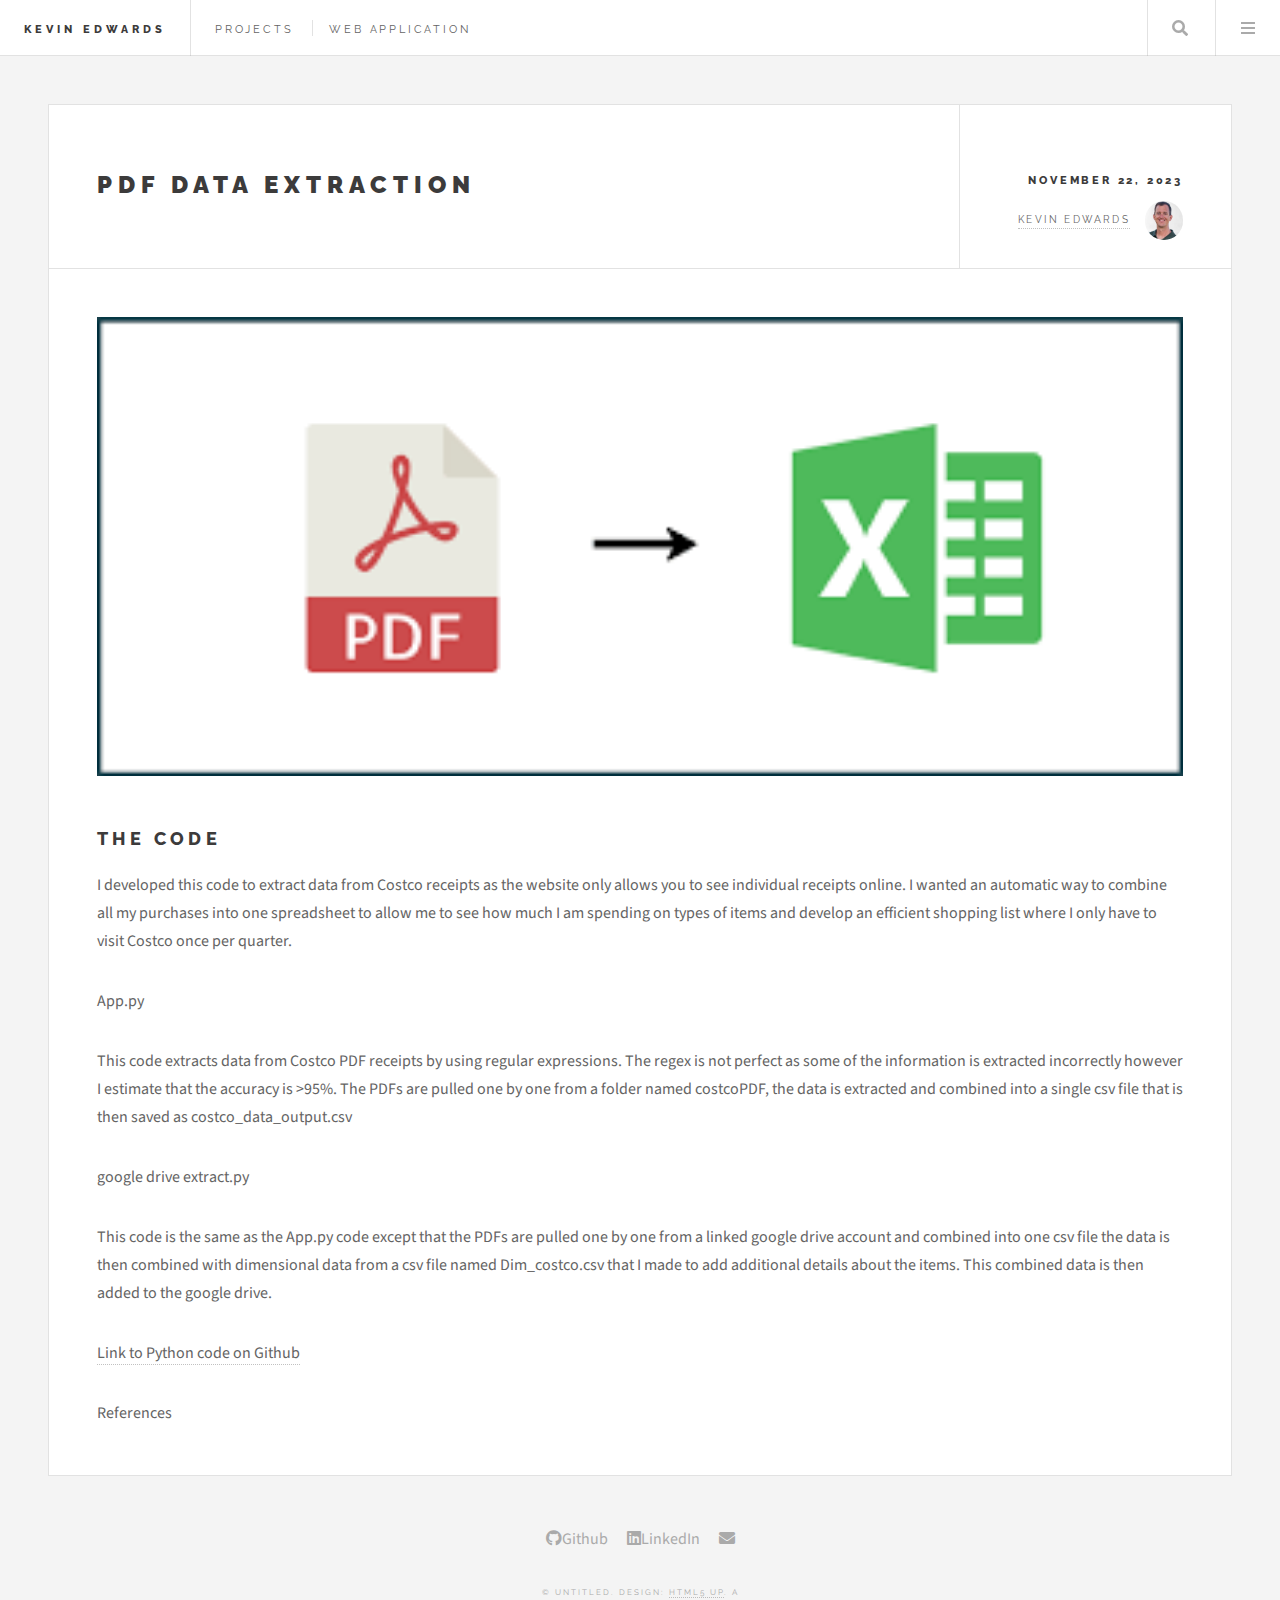
<file: pdf.html>
<!DOCTYPE HTML>
<!--
	Future Imperfect by HTML5 UP
	html5up.net | @ajlkn
	Free for personal and commercial use under the CCA 3.0 license (html5up.net/license)
-->
<html>
	<head>
		<title>PDF Data Extraction</title>
		<meta charset="utf-8" />
		<meta name="viewport" content="width=device-width, initial-scale=1, user-scalable=no" />
		<link rel="stylesheet" href="assets2/css/main.css" />
	</head>
	<body class="single is-preload">

		<!-- Wrapper -->
			<div id="wrapper">

				<!-- Header -->
					<header id="header">
						<h1><a href="index.html">Kevin Edwards</a></h1>
						<nav class="links">
							<ul>
								<li><a href="index.html">Projects</a></li>
								<li><a href="webapp.html">Web Application</a></li>
								<!-- <li><a href="#">Feugiat</a></li>
								<li><a href="#">Tempus</a></li>
								<li><a href="#">Adipiscing</a></li>f-->
							</ul>
						</nav>
						<nav class="main">
							<ul>
								<li class="search">
									<a class="fa-search" href="#search">Search</a>
									<form id="search" method="get" action="#">
										<input type="text" name="query" placeholder="Search" />
									</form>
								</li>
								<li class="menu">
									<a class="fa-bars" href="#menu">Menu</a>
								</li>
							</ul>
						</nav>
					</header>

				<!-- Menu -->
					<section id="menu">

						<!-- Search -->
							<section>
								<form class="search" method="get" action="#">
									<input type="text" name="query" placeholder="Search" />
								</form>
							</section>

						<!-- Links -->
							<section>
								<ul class="links">
									<li>
										<a href="webapp.html">
											<h3>Web Application</h3>
											<p>Full Stack Film COating Application</p>
										</a>
									</li>
									<li>
										<a href="Property_tax.html">
											<h3>Property Tax</h3>
											<p>Analysis of property tax using R</p>
										</a>
									</li>
									<li>
										<a href="Run_Data.html">
											<h3>Run The Numbers</h3>
											<p>Analysis of 13+ years of running data using R</p>
										</a>
									</li>
									<li>
										<a href="halloween2019.html">
											<h3>Halloween Project 2019</h3>
											<p>Halloween candy tracker to see most popular candy selected</p>
										</a>
									</li>
									<li>
										<a href="halloween2020.html">
											<h3>Halloween Project 2020</h3>
											<p>Halloween candy tracker and dispenser</p>
										</a>
									</li>
									<li>
										<a href="halloween2021.html">
											<h3>Halloween Project 2021</h3>
											<p>Halloween candy tracker and dispenser updated</p>
										</a>
									</li>
									<li>
										<a href="eink.html">
											<h3>Plant watering display</h3>
											<p>E-Ink display to track frequency of plant watering</p>
										</a>
									</li>
									<li>
										<a href="pdf.html">
											<h3>PDF Converter</h3>
											<p>Converting Costco PDF receipts into usable spreadsheet</p>
										</a>
									</li>
								</ul>
							</section>

						<!-- Actions -->
<!-- 							<section>
								<ul class="actions stacked">
									<li><a href="#" class="button large fit">Log In</a></li>
								</ul>
							</section> -->

					</section>

				<!-- Main -->
					<div id="main">

						<!-- Post -->
							<article class="post">
								<header>
									<div class="title">
										<h2><a href="#">PDF Data Extraction</a></h2>
										
									</div>
									<div class="meta">
										<time class="published" datetime="2021-10-31">November 22, 2023</time>
										<a href="https://www.linkedin.com/in/kevin-edwards-a8335911/" class="author"><span class="name">Kevin Edwards</span><img src="images/avatar.png" alt="" /></a>
									</div>
								</header>
								<!-- <span class="image featured"><img src="images/2021_finished3.JPG"  alt="" /></span>
								<h2>Functionality</h2>
								<p> The new design functioned by the trick-or-treater pressing the button for the candy they wanted and the conveyor belt activated to dispense the candy to the ramp which would then fall in to the trick-or-treater's hand or bag. The button also updated the graph shown on the ipad. The LED lights did a chase pattern that was not tied to the buttons at all. It just cycled through the color spectrum in a loop. Also, as you may have already noticed, I ran out of white filament and replaced it with black for the nerds conveyor belt holder.</p> <h2>The Build</h2>
								<span class="image featured"><img src="images/2021_conveyor2.JPG" alt="" /></span> -->
                                <span class="image featured"><img src="images/pdf_to_excel.png"  alt="" /></span>
									<h2>The Code</h2>
										<p>I developed this code to extract data from Costco receipts as the website only allows you to see individual receipts online. I wanted an automatic way to combine all my purchases into one spreadsheet to allow me to see how much I am spending on types of items and develop an efficient shopping list where I only have to visit Costco once per quarter.</p>
								<p>App.py</p>
<p>This code extracts data from Costco PDF receipts by using regular expressions. The regex is not perfect as some of the information is extracted incorrectly however I estimate that the accuracy is >95%. The PDFs are pulled one by one from a folder named costcoPDF, the data is extracted and combined into a single csv file that is then saved as costco_data_output.csv
</p>
								<p>
google drive extract.py</p>
<p>
This code is the same as the App.py code except that the PDFs are pulled one by one from a linked google drive account and combined into one csv file the data is then combined with dimensional data from a csv file named Dim_costco.csv that I made to add additional details about the items. This combined data is then added to the google drive. </p>
									<p><a href="https://github.com/kedwards0107/costco_receipt">Link to Python code on Github</a></p>
								<p> References </p>
									

									<!-- <h2>The Data</h2>
								<span class="image featured"><img src="images/Data_2021.png" alt="" /></span>
								
								<p>As you can see in the google sheet screenshot above, it was a close race with KitKats bearly winning. This was a very busy year with 170 trick-or-treaters. 
									<p><a href="https://docs.google.com/spreadsheets/d/1M19RsCjI-zFv2LCHNa5BLOOcssgqaJ_JMMQyHRoKZlw/edit?usp=sharing">Link to the Google Sheet</a></p>
									<h2>Sources</h2>
									<p>Credit and thanks for how to link Python to Google Sheets goes to "Tech with Tim - Python Google Sheets API Tutorial - 2019" -  <a href="https://www.youtube.com/watch?v=cnPlKLEGR7E&list=LLQ9okj1k2C-JgQ5nJuMXRaA&index=17&t=372s">Link to YouTube video</a></p> -->
								<!-- <footer>
									<ul class="stats">
										<li><a href="#">General</a></li>
										<li><a href="#" class="icon solid fa-heart">28</a></li>
										<li><a href="#" class="icon solid fa-comment">128</a></li>
									</ul>
								</footer> -->
							</article>

					</div>

				<!-- Footer -->
					<section id="footer">
						<ul class="icons">
							<li><a href="https://github.com/kedwards0107"><span class="icon brands fa-github" class="label">Github</span></a></li>

							<li><a href="https://www.linkedin.com/in/kevin-edwards-a8335911/"><span class="icon brands fa-linkedin" class="icon brands fa-linkedin" class="label">LinkedIn</span></a></li>
							
							<li><a href="mailto: kedwards0107@gmail.com" class="icon solid fa-envelope"><span class="label">Email</span></a></li>
						</ul>
						<p class="copyright">&copy; Untitled. Design: <a href="http://html5up.net">HTML5 UP</a>. a</p>
					</section>

			</div>

		<!-- Scripts -->
			<script src="assets2/js/jquery.min.js"></script>
			<script src="assets2/js/browser.min.js"></script>
			<script src="assets2/js/breakpoints.min.js"></script>
			<script src="assets2/js/util.js"></script>
			<script src="assets2/js/main.js"></script>

	</body>
</html>
</file>
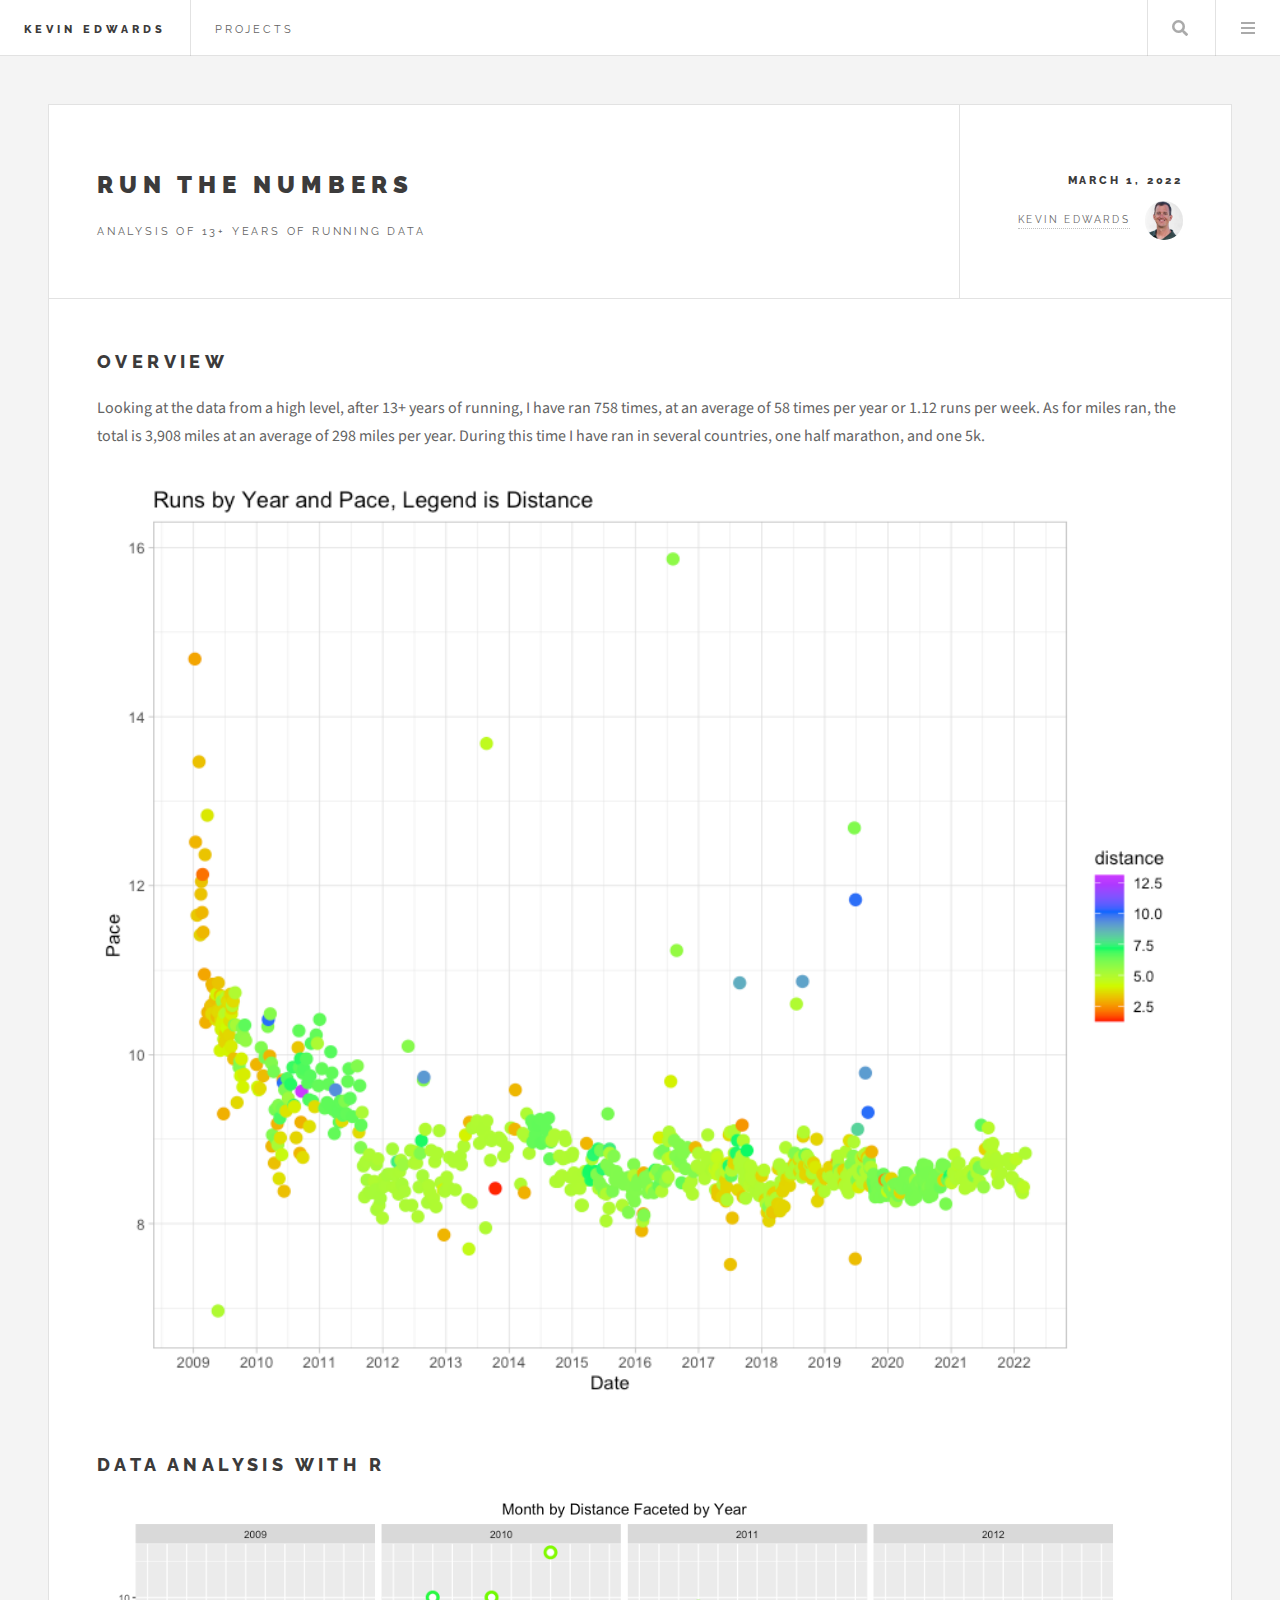
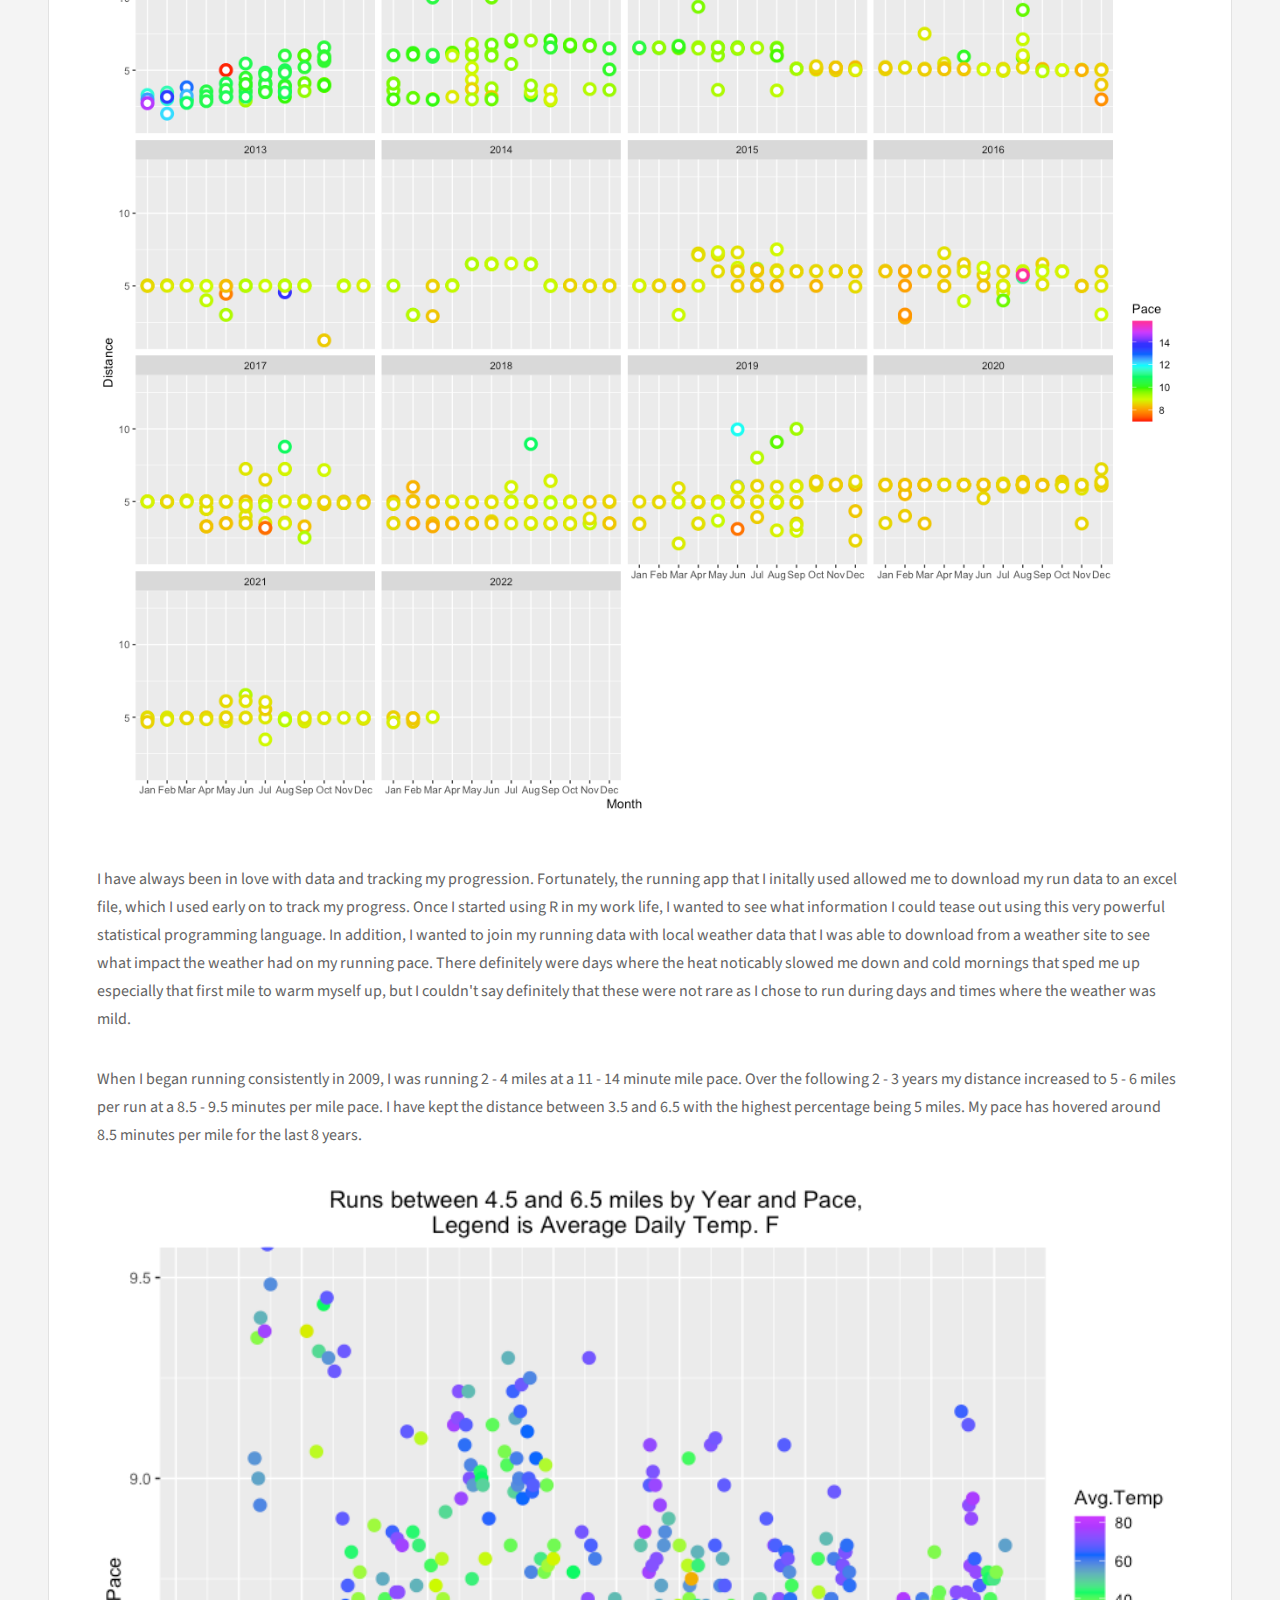
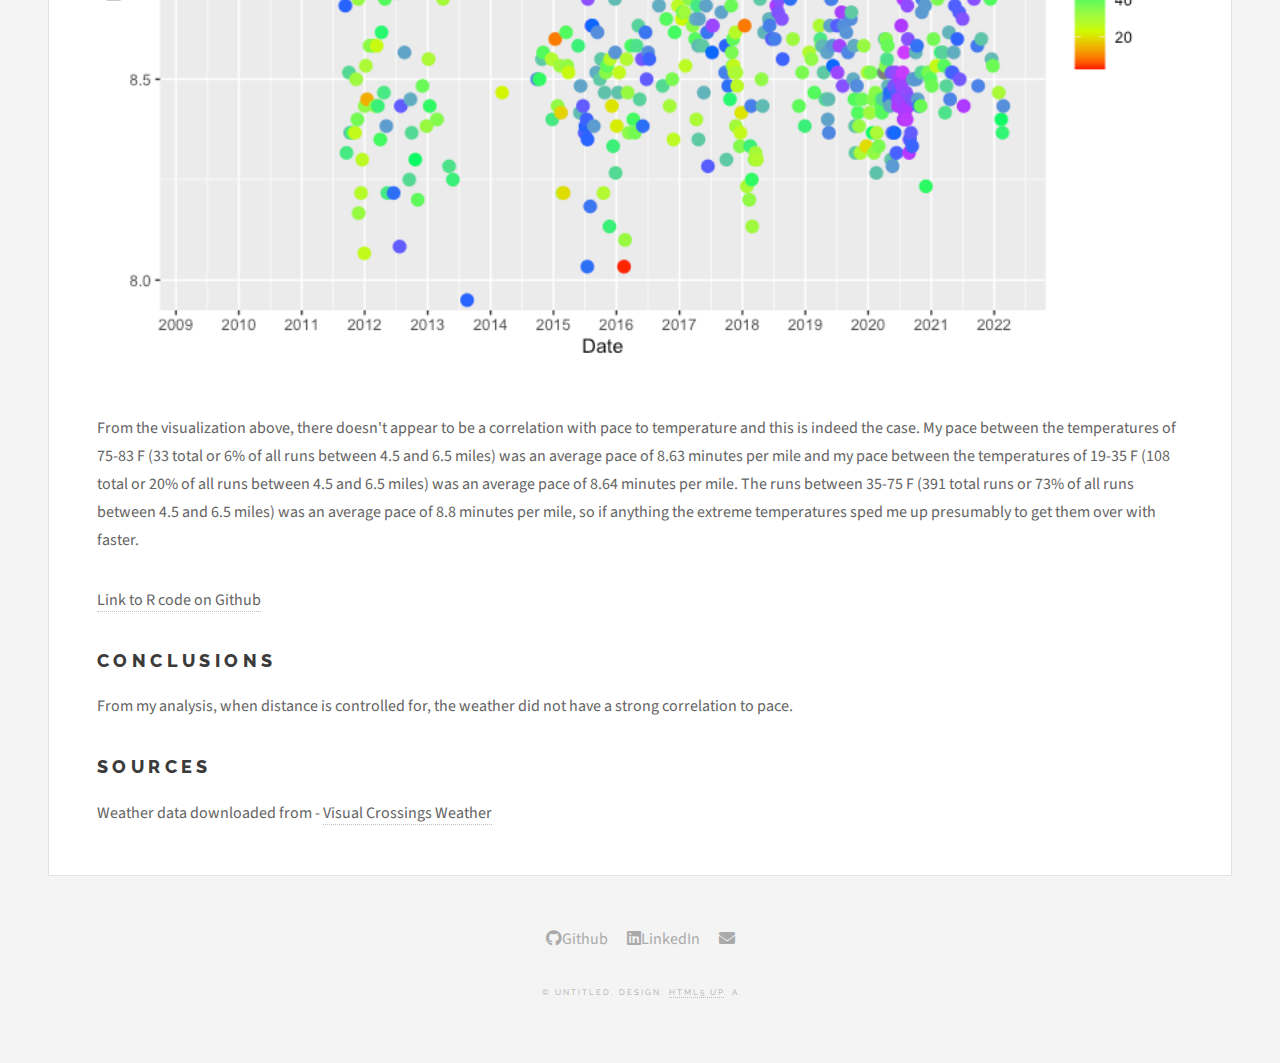
<file: Run_Data.html>
<!DOCTYPE HTML>
<!--
	Future Imperfect by HTML5 UP
	html5up.net | @ajlkn
	Free for personal and commercial use under the CCA 3.0 license (html5up.net/license)
-->
<html>
	<head>
		<title>Run Data</title>
		<meta charset="utf-8" />
		<meta name="viewport" content="width=device-width, initial-scale=1, user-scalable=no" />
		<link rel="stylesheet" href="assets2/css/main.css" />
	</head>
	<body class="single is-preload">

		<!-- Wrapper -->
			<div id="wrapper">

				<!-- Header -->
					<header id="header">
						<h1><a href="index.html">Kevin Edwards</a></h1>
						<nav class="links">
							<ul>
								<li><a href="index.html">Projects</a></li>
								<!-- <li><a href="webapp.html">Web Application</a></li> -->
								<!-- <li><a href="#">Feugiat</a></li>
								<li><a href="#">Tempus</a></li>
								<li><a href="#">Adipiscing</a></li> -->
							</ul>
						</nav>
						<nav class="main">
							<ul>
								<li class="search">
									<a class="fa-search" href="#search">Search</a>
									<form id="search" method="get" action="#">
										<input type="text" name="query" placeholder="Search" />
									</form>
								</li>
								<li class="menu">
									<a class="fa-bars" href="#menu">Menu</a>
								</li>
							</ul>
						</nav>
					</header>

				<!-- Menu -->
					<section id="menu">

						<!-- Search -->
							<section>
								<form class="search" method="get" action="#">
									<input type="text" name="query" placeholder="Search" />
								</form>
							</section>

						<!-- Links -->
							<section>
								<ul class="links">
									<li>
										<a href="webapp.html">
											<h3>Web Application</h3>
											<p>Full Stack Film COating Application</p>
										</a>
									</li>
									<li>
										<a href="Property_tax.html">
											<h3>Property Tax</h3>
											<p>Analysis of property tax using R</p>
										</a>
									</li>
									<li>
										<a href="Run_Data.html">
											<h3>Run The Numbers</h3>
											<p>Analysis of 13+ years of running data using R</p>
										</a>
									</li>
									<li>
										<a href="halloween2019.html">
											<h3>Halloween Project 2019</h3>
											<p>Halloween candy tracker to see most popular candy selected</p>
										</a>
									</li>
									<li>
										<a href="halloween2020.html">
											<h3>Halloween Project 2020</h3>
											<p>Halloween candy tracker and dispenser</p>
										</a>
									</li>
									<li>
										<a href="halloween2021.html">
											<h3>Halloween Project 2021</h3>
											<p>Halloween candy tracker and dispenser updated</p>
										</a>
									</li>
									<li>
										<a href="eink.html">
											<h3>Plant watering display</h3>
											<p>E-Ink display to track frequency of plant watering</p>
										</a>
									</li>
									<li>
										<a href="pdf.html">
											<h3>PDF Converter</h3>
											<p>Converting Costco PDF receipts into usable spreadsheet</p>
										</a>
									</li>
								</ul>
							</section>

						<!-- Actions -->
<!-- 							<section>
								<ul class="actions stacked">
									<li><a href="#" class="button large fit">Log In</a></li>
								</ul>
							</section> -->

					</section>

				<!-- Main -->
					<div id="main">

						<!-- Post -->
							<article class="post">
								<header>
									<div class="title">
										<h2><a href="#">Run the Numbers</a></h2>
										<p>Analysis of 13+ years of running data</p>
									</div>
									<div class="meta">
										<time class="published" datetime="2022-3-1">March 1, 2022</time>
										<a href="https://www.linkedin.com/in/kevin-edwards-a8335911/" class="author"><span class="name">Kevin Edwards</span><img src="images/avatar.png" alt="" /></a>
									</div>
								</header>
								
								<h2>Overview</h2>
								<p>Looking at the data from a high level, after 13+ years of running, I have ran 758 times, at an average of 58 times per year or 1.12 runs per week. As for miles ran, the total is 3,908 miles at an average of 298 miles per year. During this time I have ran in several countries, one half marathon, and one 5k. </p>
								<span class="image featured"><img src="images/Runs_Year_Pace.png"  alt="" /></span>

									<h2>Data Analysis with R</h2>
								<span class="image featured"><img src="images/month_distance_year.png" alt="" /></span>
								
								<p>I have always been in love with data and tracking my progression. Fortunately, the running app that I initally used allowed me to download my run data to an excel file, which I used early on to track my progress. Once I started using R in my work life, I wanted to see what information I could tease out using this very powerful statistical programming language. In addition, I wanted to join my running data with local weather data that I was able to download from a weather site to see what impact the weather had on my running pace. There definitely were days where the heat noticably slowed me down and cold mornings that sped me up especially that first mile to warm myself up, but I couldn't say definitely that these were not rare as I chose to run during days and times where the weather was mild.  </p>

								<p>When I began running consistently in 2009, I was running 2 - 4 miles at a 11 - 14 minute mile pace. Over the following 2 - 3 years my distance increased to 5 - 6 miles per run at a 8.5 - 9.5 minutes per mile pace. I have kept the distance between 3.5 and 6.5 with the highest percentage being 5 miles. My pace has hovered around 8.5 minutes per mile for the last 8 years.</p>
								<p>
									<span class="image featured"><img src="images/run_vs_weather.png" alt="" /></span>
									<p>From the visualization above, there doesn't appear to be a correlation with pace to temperature and this is indeed the case. My pace between the temperatures of 75-83 F (33 total or 6% of all runs between 4.5 and 6.5 miles) was an average pace of 8.63 minutes per mile and my pace between the temperatures of 19-35 F (108 total or 20% of all runs between 4.5 and 6.5 miles) was an average pace of 8.64 minutes per mile. The runs between 35-75 F (391 total runs or 73% of all runs between 4.5 and 6.5 miles) was an average pace of 8.8 minutes per mile, so if anything the extreme temperatures sped me up presumably to get them over with faster. </p>
									<a href="https://github.com/kedwards0107/run_data">Link to R code on Github</a></p>
									<h2>Conclusions</h2>
									<p> From my analysis, when distance is controlled for, the weather did not have a strong correlation to pace. 
										</p> 
										<h2>Sources</h2>
									<p>Weather data downloaded from -  <a href="https://www.visualcrossing.com/">Visual Crossings Weather</p>
								<!-- <footer>
									<ul class="stats">
										<li><a href="#">General</a></li>
										<li><a href="#" class="icon solid fa-heart">28</a></li>
										<li><a href="#" class="icon solid fa-comment">128</a></li>
									</ul>
								</footer> -->
							</article>

					</div>

				<!-- Footer -->
					<section id="footer">
						<ul class="icons">
							<li><a href="https://github.com/kedwards0107"><span class="icon brands fa-github" class="label">Github</span></a></li>

							<li><a href="https://www.linkedin.com/in/kevin-edwards-a8335911/"><span class="icon brands fa-linkedin" class="icon brands fa-linkedin" class="label">LinkedIn</span></a></li>
							
							<li><a href="mailto: kedwards0107@gmail.com" class="icon solid fa-envelope"><span class="label">Email</span></a></li>
						</ul>
						<p class="copyright">&copy; Untitled. Design: <a href="http://html5up.net">HTML5 UP</a>. a</p>
					</section>

			</div>

		<!-- Scripts -->
			<script src="assets2/js/jquery.min.js"></script>
			<script src="assets2/js/browser.min.js"></script>
			<script src="assets2/js/breakpoints.min.js"></script>
			<script src="assets2/js/util.js"></script>
			<script src="assets2/js/main.js"></script>

	</body>
</html>
</file>
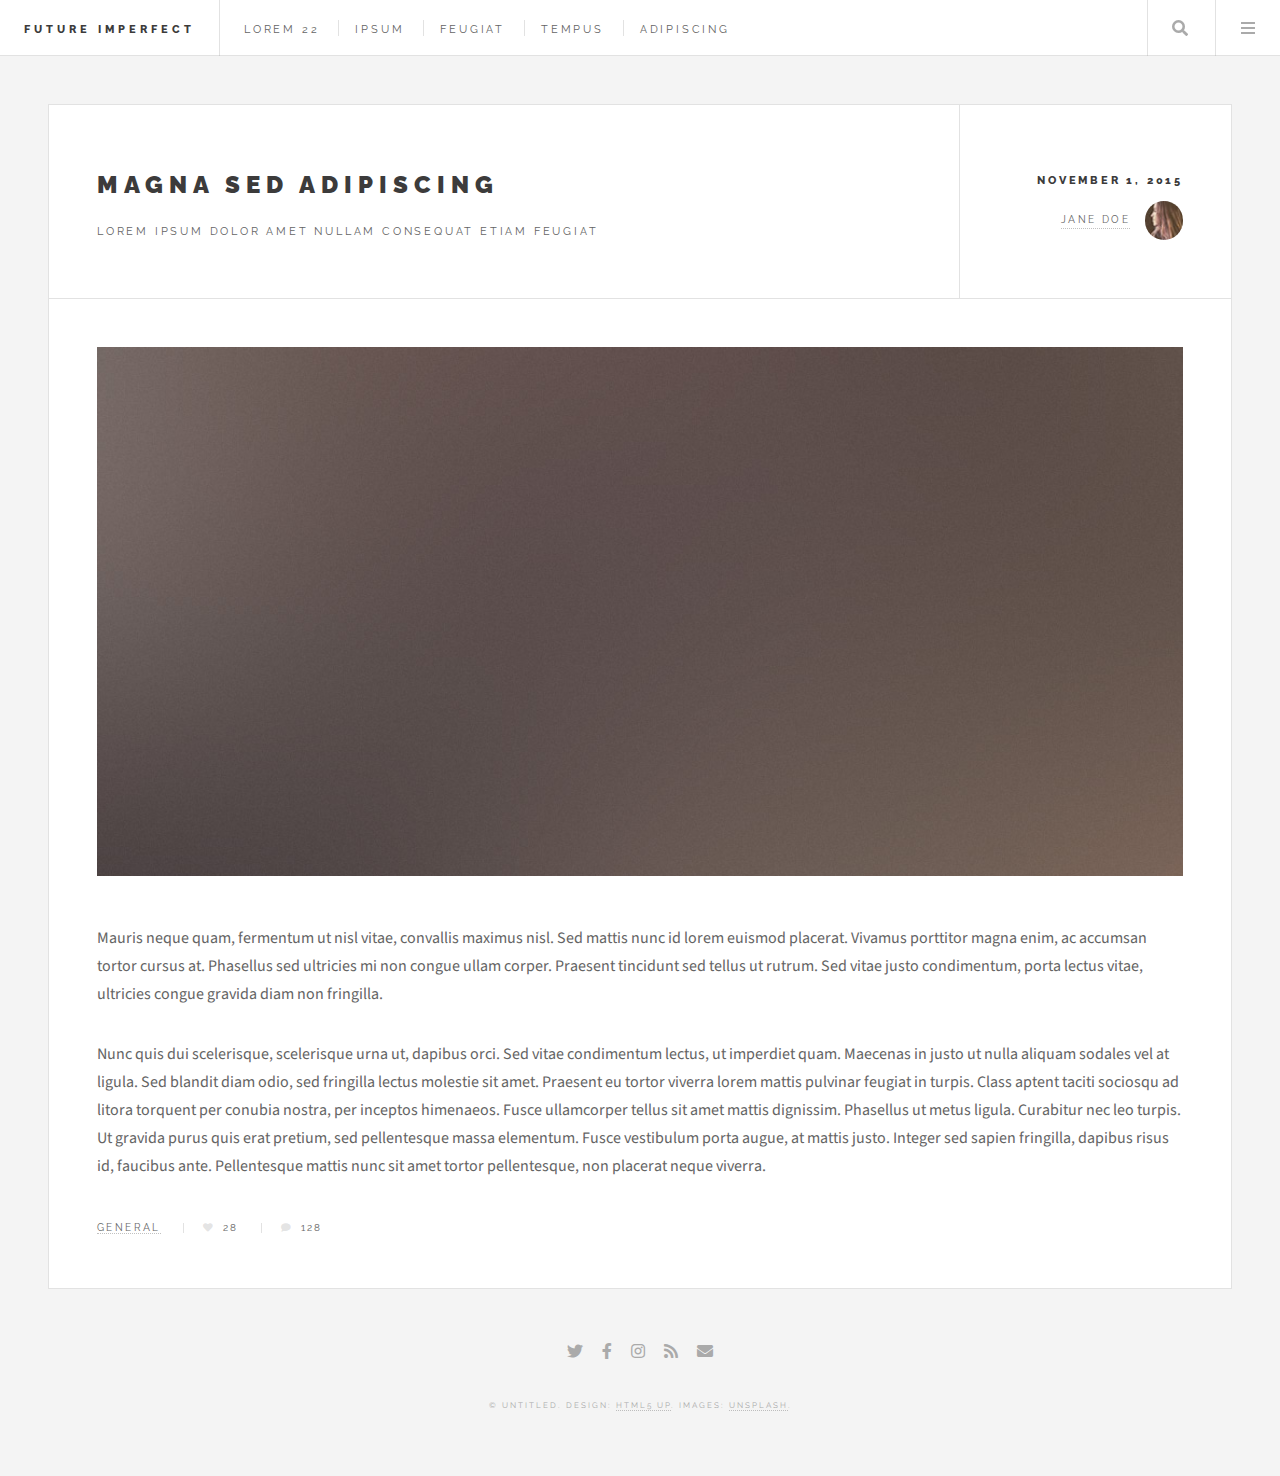
<file: web_app.html>
<!DOCTYPE HTML>
<!--
	Future Imperfect by HTML5 UP
	html5up.net | @ajlkn
	Free for personal and commercial use under the CCA 3.0 license (html5up.net/license)
-->
<html>
	<head>
		<title>Single - Future Imperfect by HTML5 UP</title>
		<meta charset="utf-8" />
		<meta name="viewport" content="width=device-width, initial-scale=1, user-scalable=no" />
		<link rel="stylesheet" href="assets2/css/main.css" />
	</head>
	<body class="single is-preload">

		<!-- Wrapper -->
			<div id="wrapper">

				<!-- Header -->
					<header id="header">
						<h1><a href="index.html">Future Imperfect</a></h1>
						<nav class="links">
							<ul>
								<li><a href="#">Lorem 22</a></li>
								<li><a href="#">Ipsum</a></li>
								<li><a href="#">Feugiat</a></li>
								<li><a href="#">Tempus</a></li>
								<li><a href="#">Adipiscing</a></li>
							</ul>
						</nav>
						<nav class="main">
							<ul>
								<li class="search">
									<a class="fa-search" href="#search">Search</a>
									<form id="search" method="get" action="#">
										<input type="text" name="query" placeholder="Search" />
									</form>
								</li>
								<li class="menu">
									<a class="fa-bars" href="#menu">Menu</a>
								</li>
							</ul>
						</nav>
					</header>

				<!-- Menu -->
					<section id="menu">

						<!-- Search -->
							<section>
								<form class="search" method="get" action="#">
									<input type="text" name="query" placeholder="Search" />
								</form>
							</section>

						<!-- Links -->
							<section>
								<ul class="links">
									<li>
										<a href="#">
											<h3>Lorem ipsum</h3>
											<p>Feugiat tempus veroeros dolor</p>
										</a>
									</li>
									<li>
										<a href="#">
											<h3>Dolor sit amet</h3>
											<p>Sed vitae justo condimentum</p>
										</a>
									</li>
									<li>
										<a href="#">
											<h3>Feugiat veroeros</h3>
											<p>Phasellus sed ultricies mi congue</p>
										</a>
									</li>
									<li>
										<a href="#">
											<h3>Etiam sed consequat</h3>
											<p>Porta lectus amet ultricies</p>
										</a>
									</li>
								</ul>
							</section>

						<!-- Actions -->
							<section>
								<ul class="actions stacked">
									<li><a href="#" class="button large fit">Log In</a></li>
								</ul>
							</section>

					</section>

				<!-- Main -->
					<div id="main">

						<!-- Post -->
							<article class="post">
								<header>
									<div class="title">
										<h2><a href="#">Magna sed adipiscing</a></h2>
										<p>Lorem ipsum dolor amet nullam consequat etiam feugiat</p>
									</div>
									<div class="meta">
										<time class="published" datetime="2015-11-01">November 1, 2015</time>
										<a href="#" class="author"><span class="name">Jane Doe</span><img src="images/avatar.jpg" alt="" /></a>
									</div>
								</header>
								<span class="image featured"><img src="images/pic01.jpg" alt="" /></span>
								<p>Mauris neque quam, fermentum ut nisl vitae, convallis maximus nisl. Sed mattis nunc id lorem euismod placerat. Vivamus porttitor magna enim, ac accumsan tortor cursus at. Phasellus sed ultricies mi non congue ullam corper. Praesent tincidunt sed tellus ut rutrum. Sed vitae justo condimentum, porta lectus vitae, ultricies congue gravida diam non fringilla.</p>
								<p>Nunc quis dui scelerisque, scelerisque urna ut, dapibus orci. Sed vitae condimentum lectus, ut imperdiet quam. Maecenas in justo ut nulla aliquam sodales vel at ligula. Sed blandit diam odio, sed fringilla lectus molestie sit amet. Praesent eu tortor viverra lorem mattis pulvinar feugiat in turpis. Class aptent taciti sociosqu ad litora torquent per conubia nostra, per inceptos himenaeos. Fusce ullamcorper tellus sit amet mattis dignissim. Phasellus ut metus ligula. Curabitur nec leo turpis. Ut gravida purus quis erat pretium, sed pellentesque massa elementum. Fusce vestibulum porta augue, at mattis justo. Integer sed sapien fringilla, dapibus risus id, faucibus ante. Pellentesque mattis nunc sit amet tortor pellentesque, non placerat neque viverra. </p>
								<footer>
									<ul class="stats">
										<li><a href="#">General</a></li>
										<li><a href="#" class="icon solid fa-heart">28</a></li>
										<li><a href="#" class="icon solid fa-comment">128</a></li>
									</ul>
								</footer>
							</article>

					</div>

				<!-- Footer -->
					<section id="footer">
						<ul class="icons">
							<li><a href="#" class="icon brands fa-twitter"><span class="label">Twitter</span></a></li>
							<li><a href="#" class="icon brands fa-facebook-f"><span class="label">Facebook</span></a></li>
							<li><a href="#" class="icon brands fa-instagram"><span class="label">Instagram</span></a></li>
							<li><a href="#" class="icon solid fa-rss"><span class="label">RSS</span></a></li>
							<li><a href="#" class="icon solid fa-envelope"><span class="label">Email</span></a></li>
						</ul>
						<p class="copyright">&copy; Untitled. Design: <a href="http://html5up.net">HTML5 UP</a>. Images: <a href="http://unsplash.com">Unsplash</a>.</p>
					</section>

			</div>

		<!-- Scripts -->
			<script src="assets2/js/jquery.min.js"></script>
			<script src="assets2/js/browser.min.js"></script>
			<script src="assets2/js/breakpoints.min.js"></script>
			<script src="assets2/js/util.js"></script>
			<script src="assets2/js/main.js"></script>

	</body>
</html>
</file>
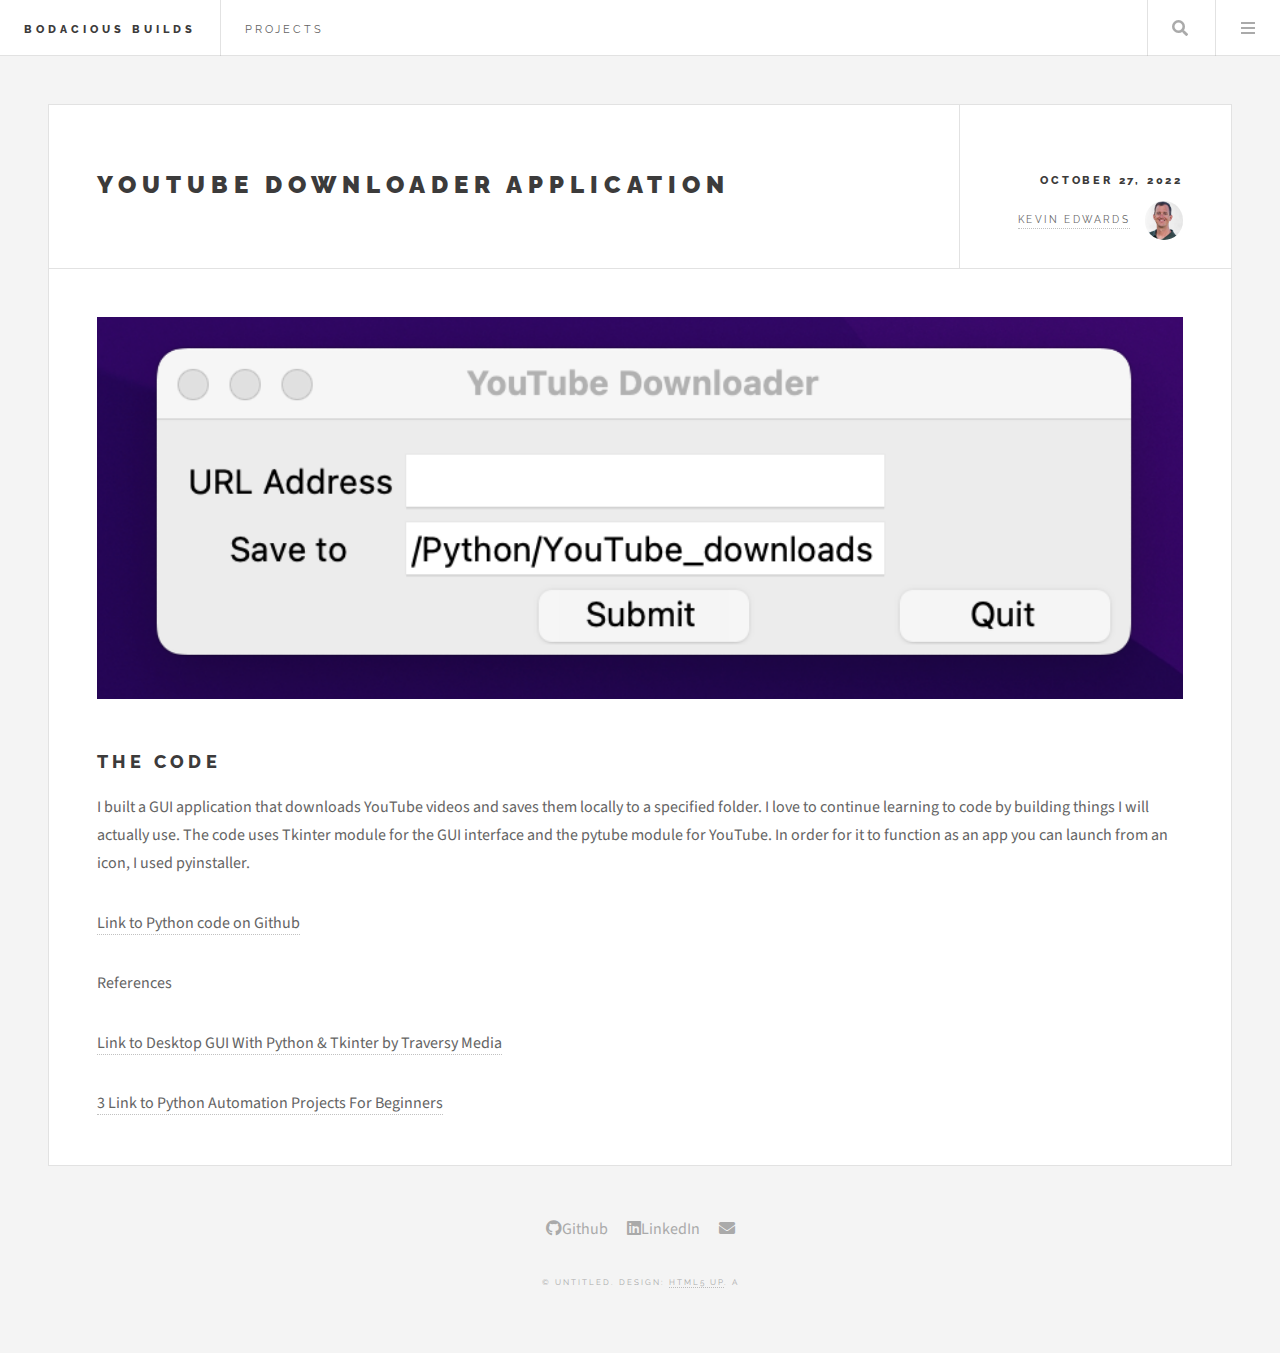
<file: YouTubeApp.html>
<!DOCTYPE HTML>
<!--
	Future Imperfect by HTML5 UP
	html5up.net | @ajlkn
	Free for personal and commercial use under the CCA 3.0 license (html5up.net/license)
-->
<html>
	<head>
		<title>YouTube Downloader Application</title>
		<meta charset="utf-8" />
		<meta name="viewport" content="width=device-width, initial-scale=1, user-scalable=no" />
		<link rel="stylesheet" href="assets2/css/main.css" />
	</head>
	<body class="single is-preload">

		<!-- Wrapper -->
			<div id="wrapper">

				<!-- Header -->
					<header id="header">
						<h1><a href="index.html">Bodacious Builds</a></h1>
						<nav class="links">
							<ul>
								<li><a href="index.html">Projects</a></li>
								<!-- <li><a href="webapp.html">Web Application</a></li> -->
								<!-- <li><a href="#">Feugiat</a></li>
								<li><a href="#">Tempus</a></li>
								<li><a href="#">Adipiscing</a></li> -->
							</ul>
						</nav>
						<nav class="main">
							<ul>
								<li class="search">
									<a class="fa-search" href="#search">Search</a>
									<form id="search" method="get" action="#">
										<input type="text" name="query" placeholder="Search" />
									</form>
								</li>
								<li class="menu">
									<a class="fa-bars" href="#menu">Menu</a>
								</li>
							</ul>
						</nav>
					</header>

				<!-- Menu -->
					<section id="menu">

						<!-- Search -->
							<section>
								<form class="search" method="get" action="#">
									<input type="text" name="query" placeholder="Search" />
								</form>
							</section>

						<!-- Links -->
							<section>
								<ul class="links">
									<li>
										<a href="webapp.html">
											<h3>Web Application</h3>
											<p>Full Stack Film COating Application</p>
										</a>
									</li>
									<li>
										<a href="Property_tax.html">
											<h3>Property Tax</h3>
											<p>Analysis of property tax using R</p>
										</a>
									</li>
									<li>
										<a href="Run_Data.html">
											<h3>Run The Numbers</h3>
											<p>Analysis of 13+ years of running data using R</p>
										</a>
									</li>
									<li>
										<a href="halloween2019.html">
											<h3>Halloween Project 2019</h3>
											<p>Halloween candy tracker to see most popular candy selected</p>
										</a>
									</li>
									<li>
										<a href="halloween2020.html">
											<h3>Halloween Project 2020</h3>
											<p>Halloween candy tracker and dispenser</p>
										</a>
									</li>
									<li>
										<a href="halloween2021.html">
											<h3>Halloween Project 2021</h3>
											<p>Halloween candy tracker and dispenser updated</p>
										</a>
									</li>
									<li>
										<a href="eink.html">
											<h3>Plant watering display</h3>
											<p>E-Ink display to track frequency of plant watering</p>
										</a>
									</li>
									<li>
										<a href="pdf.html">
											<h3>PDF Converter</h3>
											<p>Converting Costco PDF receipts into usable spreadsheet</p>
										</a>
									</li>
								</ul>
							</section>

						<!-- Actions -->
<!-- 							<section>
								<ul class="actions stacked">
									<li><a href="#" class="button large fit">Log In</a></li>
								</ul>
							</section> -->

					</section>

				<!-- Main -->
					<div id="main">

						<!-- Post -->
							<article class="post">
								<header>
									<div class="title">
										<h2><a href="#">YouTube Downloader Application</a></h2>
										
									</div>
									<div class="meta">
										<time class="published" datetime="2021-10-31">October 27, 2022</time>
										<a href="https://www.linkedin.com/in/kevin-edwards-a8335911/" class="author"><span class="name">Kevin Edwards</span><img src="images/avatar.png" alt="" /></a>
									</div>
								</header>
								<!-- <span class="image featured"><img src="images/2021_finished3.JPG"  alt="" /></span>
								<h2>Functionality</h2>
								<p> The new design functioned by the trick-or-treater pressing the button for the candy they wanted and the conveyor belt activated to dispense the candy to the ramp which would then fall in to the trick-or-treater's hand or bag. The button also updated the graph shown on the ipad. The LED lights did a chase pattern that was not tied to the buttons at all. It just cycled through the color spectrum in a loop. Also, as you may have already noticed, I ran out of white filament and replaced it with black for the nerds conveyor belt holder.</p> <h2>The Build</h2>
								<span class="image featured"><img src="images/2021_conveyor2.JPG" alt="" /></span> -->
                                <span class="image featured"><img src="images/YouTube_App_picture.png"  alt="" /></span>
									<h2>The Code</h2>
										<p>I built a GUI application that downloads YouTube videos and saves them locally to a specified folder. I love to continue learning to code by building things I will actually use. The code uses Tkinter module for the GUI interface and the pytube module for YouTube. In order for it to function as an app you can launch from an icon, I used pyinstaller.  </p>
									<p><a href="https://github.com/kedwards0107/download_app3">Link to Python code on Github</a></p>
								<p> References </p>
									<p><a href="https://www.youtube.com/watch?v=ELkaEpN29PU">Link to Desktop GUI With Python & Tkinter by Traversy Media</a></p>
									<p><a href="https://www.youtube.com/watch?v=vEQ8CXFWLZU&t=525s">3 Link to Python Automation Projects For Beginners</a></p>

									<!-- <h2>The Data</h2>
								<span class="image featured"><img src="images/Data_2021.png" alt="" /></span>
								
								<p>As you can see in the google sheet screenshot above, it was a close race with KitKats bearly winning. This was a very busy year with 170 trick-or-treaters. 
									<p><a href="https://docs.google.com/spreadsheets/d/1M19RsCjI-zFv2LCHNa5BLOOcssgqaJ_JMMQyHRoKZlw/edit?usp=sharing">Link to the Google Sheet</a></p>
									<h2>Sources</h2>
									<p>Credit and thanks for how to link Python to Google Sheets goes to "Tech with Tim - Python Google Sheets API Tutorial - 2019" -  <a href="https://www.youtube.com/watch?v=cnPlKLEGR7E&list=LLQ9okj1k2C-JgQ5nJuMXRaA&index=17&t=372s">Link to YouTube video</a></p> -->
								<!-- <footer>
									<ul class="stats">
										<li><a href="#">General</a></li>
										<li><a href="#" class="icon solid fa-heart">28</a></li>
										<li><a href="#" class="icon solid fa-comment">128</a></li>
									</ul>
								</footer> -->
							</article>

					</div>

				<!-- Footer -->
					<section id="footer">
						<ul class="icons">
							<li><a href="https://github.com/kedwards0107"><span class="icon brands fa-github" class="label">Github</span></a></li>

							<li><a href="https://www.linkedin.com/in/kevin-edwards-a8335911/"><span class="icon brands fa-linkedin" class="icon brands fa-linkedin" class="label">LinkedIn</span></a></li>
							
							<li><a href="mailto: kedwards0107@gmail.com" class="icon solid fa-envelope"><span class="label">Email</span></a></li>
						</ul>
						<p class="copyright">&copy; Untitled. Design: <a href="http://html5up.net">HTML5 UP</a>. a</p>
					</section>

			</div>

		<!-- Scripts -->
			<script src="assets2/js/jquery.min.js"></script>
			<script src="assets2/js/browser.min.js"></script>
			<script src="assets2/js/breakpoints.min.js"></script>
			<script src="assets2/js/util.js"></script>
			<script src="assets2/js/main.js"></script>

	</body>
</html>
</file>
<file: assets/css/main.css>
@import url(fontawesome-all.min.css);
@import url("https://fonts.googleapis.com/css?family=Merriweather:300,700,300italic,700italic|Source+Sans+Pro:900");

/*
	Massively by HTML5 UP
	html5up.net | @ajlkn
	Free for personal and commercial use under the CCA 3.0 license (html5up.net/license)
*/

html, body, div, span, applet, object,
iframe, h1, h2, h3, h4, h5, h6, p, blockquote,
pre, a, abbr, acronym, address, big, cite,
code, del, dfn, em, img, ins, kbd, q, s, samp,
small, strike, strong, sub, sup, tt, var, b,
u, i, center, dl, dt, dd, ol, ul, li, fieldset,
form, label, legend, table, caption, tbody,
tfoot, thead, tr, th, td, article, aside,
canvas, details, embed, figure, figcaption,
footer, header, hgroup, menu, nav, output, ruby,
section, summary, time, mark, audio, video {
	margin: 0;
	padding: 0;
	border: 0;
	font-size: 100%;
	font: inherit;
	vertical-align: baseline;}

article, aside, details, figcaption, figure,
footer, header, hgroup, menu, nav, section {
	display: block;}

body {
	line-height: 1;
}

ol, ul {
	list-style: none;
}

blockquote, q {
	quotes: none;
}

	blockquote:before, blockquote:after, q:before, q:after {
		content: '';
		content: none;
	}

table {
	border-collapse: collapse;
	border-spacing: 0;
}

body {
	-webkit-text-size-adjust: none;
}

mark {
	background-color: transparent;
	color: inherit;
}

input::-moz-focus-inner {
	border: 0;
	padding: 0;
}

input, select, textarea {
	-moz-appearance: none;
	-webkit-appearance: none;
	-ms-appearance: none;
	appearance: none;
}

/* Basic */

	@-ms-viewport {
		width: device-width;
	}

	body {
		-ms-overflow-style: scrollbar;
	}

	@media screen and (max-width: 480px) {

		html, body {
			min-width: 320px;
		}

	}

	html {
		box-sizing: border-box;
	}

	*, *:before, *:after {
		box-sizing: inherit;
	}

	body {
		background-color: #1e252d;
	}

		body.is-preload *, body.is-preload *:before, body.is-preload *:after {
			-moz-animation: none !important;
			-webkit-animation: none !important;
			-ms-animation: none !important;
			animation: none !important;
			-moz-transition: none !important;
			-webkit-transition: none !important;
			-ms-transition: none !important;
			transition: none !important;
		}

/* Type */

	html {
		font-size: 16pt;
	}

		@media screen and (max-width: 1680px) {

			html {
				font-size: 12pt;
			}

		}

		@media screen and (max-width: 1280px) {

			html {
				font-size: 11pt;
			}

		}

		@media screen and (max-width: 360px) {

			html {
				font-size: 10pt;
			}

		}

	body {
		color: #212931;
	}

	body, input, select, textarea {
		font-family: "Merriweather", Georgia, serif;
		font-weight: 300;
		font-size: 1rem;
		line-height: 2.375;
	}

	a {
		-moz-transition: color 0.2s ease-in-out, background-color 0.2s ease-in-out, border-color 0.2s ease-in-out, box-shadow 0.2s ease-in-out;
		-webkit-transition: color 0.2s ease-in-out, background-color 0.2s ease-in-out, border-color 0.2s ease-in-out, box-shadow 0.2s ease-in-out;
		-ms-transition: color 0.2s ease-in-out, background-color 0.2s ease-in-out, border-color 0.2s ease-in-out, box-shadow 0.2s ease-in-out;
		transition: color 0.2s ease-in-out, background-color 0.2s ease-in-out, border-color 0.2s ease-in-out, box-shadow 0.2s ease-in-out;
		border-bottom: dotted 1px;
		text-decoration: none;
	}

		a:hover {
			border-bottom-color: transparent;
		}

	strong, b {
		font-weight: 600;
	}

	em, i {
		font-style: italic;
	}

	p {
		text-align: justify;
		margin: 0 0 2rem 0;
	}

	h1, h2, h3, h4, h5, h6 {
		font-family: "Source Sans Pro", Helvetica, sans-serif;
		font-weight: 900;
		line-height: 1.5;
		letter-spacing: 0.075em;
		text-transform: uppercase;
		margin: 0 0 1rem 0;
	}

		h1 a, h2 a, h3 a, h4 a, h5 a, h6 a {
			border-bottom: 0;
			color: inherit;
			text-decoration: none;
		}

	h1 {
		font-size: 4rem;
		line-height: 1.1;
		margin: 0 0 2rem 0;
	}

	h2 {
		font-size: 1.75rem;
		line-height: 1.3;
		margin: 0 0 1.5rem 0;
	}

	h3 {
		font-size: 1.25rem;
		margin: 0 0 1.5rem 0;
	}

	h4 {
		font-size: 1rem;
	}

	h5 {
		font-size: 0.9rem;
	}

	h6 {
		font-size: 0.8rem;
	}

	sub {
		font-size: 0.8rem;
		position: relative;
		top: 0.5rem;
	}

	sup {
		font-size: 0.8rem;
		position: relative;
		top: -0.5rem;
	}

	blockquote {
		border-left: solid 4px;
		font-style: italic;
		margin: 0 0 2rem 0;
		padding: 0.5rem 0 0.5rem 2rem;
	}

	code {
		border: solid 2px;
		font-family: "Courier New", monospace;
		font-size: 0.9rem;
		margin: 0 0.25rem;
		padding: 0.25rem 0.65rem;
	}

	pre {
		-webkit-overflow-scrolling: touch;
		font-family: "Courier New", monospace;
		font-size: 0.9rem;
		margin: 0 0 2rem 0;
	}

		pre code {
			display: block;
			line-height: 1.75;
			padding: 1rem 1.5rem;
			overflow-x: auto;
		}

	hr {
		border: 0;
		border-bottom: solid 2px;
		margin: 3rem 0;
	}

		hr.major {
			margin: 5rem 0;
		}

	.align-left {
		text-align: left;
	}

	.align-center {
		text-align: center;
	}

	.align-right {
		text-align: right;
	}

	input, select, textarea {
		color: #212931;
	}

	a {
		color: #212931;
		border-bottom-color: rgba(33, 41, 49, 0.5);
	}

		a:hover {
			border-bottom-color: transparent;
			color: #18bfef !important;
		}

	strong, b {
		color: #212931;
	}

	h1, h2, h3, h4, h5, h6 {
		color: #212931;
	}

	blockquote {
		border-left-color: #eeeeee;
	}

	code {
		background: rgba(220, 220, 220, 0.25);
		border-color: #eeeeee;
	}

	hr {
		border-bottom-color: #eeeeee;
	}

/* Row */

	.row {
		display: flex;
		flex-wrap: wrap;
		box-sizing: border-box;
		align-items: stretch;
	}

		.row > * {
			box-sizing: border-box;
		}

		.row.gtr-uniform > * > :last-child {
			margin-bottom: 0;
		}

		.row.aln-left {
			justify-content: flex-start;
		}

		.row.aln-center {
			justify-content: center;
		}

		.row.aln-right {
			justify-content: flex-end;
		}

		.row.aln-top {
			align-items: flex-start;
		}

		.row.aln-middle {
			align-items: center;
		}

		.row.aln-bottom {
			align-items: flex-end;
		}

		.row > .imp {
			order: -1;
		}

		.row > .col-1 {
			width: 8.33333%;
		}

		.row > .off-1 {
			margin-left: 8.33333%;
		}

		.row > .col-2 {
			width: 16.66667%;
		}

		.row > .off-2 {
			margin-left: 16.66667%;
		}

		.row > .col-3 {
			width: 25%;
		}

		.row > .off-3 {
			margin-left: 25%;
		}

		.row > .col-4 {
			width: 33.33333%;
		}

		.row > .off-4 {
			margin-left: 33.33333%;
		}

		.row > .col-5 {
			width: 41.66667%;
		}

		.row > .off-5 {
			margin-left: 41.66667%;
		}

		.row > .col-6 {
			width: 50%;
		}

		.row > .off-6 {
			margin-left: 50%;
		}

		.row > .col-7 {
			width: 58.33333%;
		}

		.row > .off-7 {
			margin-left: 58.33333%;
		}

		.row > .col-8 {
			width: 66.66667%;
		}

		.row > .off-8 {
			margin-left: 66.66667%;
		}

		.row > .col-9 {
			width: 75%;
		}

		.row > .off-9 {
			margin-left: 75%;
		}

		.row > .col-10 {
			width: 83.33333%;
		}

		.row > .off-10 {
			margin-left: 83.33333%;
		}

		.row > .col-11 {
			width: 91.66667%;
		}

		.row > .off-11 {
			margin-left: 91.66667%;
		}

		.row > .col-12 {
			width: 100%;
		}

		.row > .off-12 {
			margin-left: 100%;
		}

		.row.gtr-0 {
			margin-top: 0;
			margin-left: 0rem;
		}

			.row.gtr-0 > * {
				padding: 0 0 0 0rem;
			}

			.row.gtr-0.gtr-uniform {
				margin-top: 0rem;
			}

				.row.gtr-0.gtr-uniform > * {
					padding-top: 0rem;
				}

		.row.gtr-25 {
			margin-top: 0;
			margin-left: -0.375rem;
		}

			.row.gtr-25 > * {
				padding: 0 0 0 0.375rem;
			}

			.row.gtr-25.gtr-uniform {
				margin-top: -0.375rem;
			}

				.row.gtr-25.gtr-uniform > * {
					padding-top: 0.375rem;
				}

		.row.gtr-50 {
			margin-top: 0;
			margin-left: -0.75rem;
		}

			.row.gtr-50 > * {
				padding: 0 0 0 0.75rem;
			}

			.row.gtr-50.gtr-uniform {
				margin-top: -0.75rem;
			}

				.row.gtr-50.gtr-uniform > * {
					padding-top: 0.75rem;
				}

		.row {
			margin-top: 0;
			margin-left: -1.5rem;
		}

			.row > * {
				padding: 0 0 0 1.5rem;
			}

			.row.gtr-uniform {
				margin-top: -1.5rem;
			}

				.row.gtr-uniform > * {
					padding-top: 1.5rem;
				}

		.row.gtr-150 {
			margin-top: 0;
			margin-left: -2.25rem;
		}

			.row.gtr-150 > * {
				padding: 0 0 0 2.25rem;
			}

			.row.gtr-150.gtr-uniform {
				margin-top: -2.25rem;
			}

				.row.gtr-150.gtr-uniform > * {
					padding-top: 2.25rem;
				}

		.row.gtr-200 {
			margin-top: 0;
			margin-left: -3rem;
		}

			.row.gtr-200 > * {
				padding: 0 0 0 3rem;
			}

			.row.gtr-200.gtr-uniform {
				margin-top: -3rem;
			}

				.row.gtr-200.gtr-uniform > * {
					padding-top: 3rem;
				}

		@media screen and (max-width: 1680px) {

			.row {
				display: flex;
				flex-wrap: wrap;
				box-sizing: border-box;
				align-items: stretch;
			}

				.row > * {
					box-sizing: border-box;
				}

				.row.gtr-uniform > * > :last-child {
					margin-bottom: 0;
				}

				.row.aln-left {
					justify-content: flex-start;
				}

				.row.aln-center {
					justify-content: center;
				}

				.row.aln-right {
					justify-content: flex-end;
				}

				.row.aln-top {
					align-items: flex-start;
				}

				.row.aln-middle {
					align-items: center;
				}

				.row.aln-bottom {
					align-items: flex-end;
				}

				.row > .imp-xlarge {
					order: -1;
				}

				.row > .col-1-xlarge {
					width: 8.33333%;
				}

				.row > .off-1-xlarge {
					margin-left: 8.33333%;
				}

				.row > .col-2-xlarge {
					width: 16.66667%;
				}

				.row > .off-2-xlarge {
					margin-left: 16.66667%;
				}

				.row > .col-3-xlarge {
					width: 25%;
				}

				.row > .off-3-xlarge {
					margin-left: 25%;
				}

				.row > .col-4-xlarge {
					width: 33.33333%;
				}

				.row > .off-4-xlarge {
					margin-left: 33.33333%;
				}

				.row > .col-5-xlarge {
					width: 41.66667%;
				}

				.row > .off-5-xlarge {
					margin-left: 41.66667%;
				}

				.row > .col-6-xlarge {
					width: 50%;
				}

				.row > .off-6-xlarge {
					margin-left: 50%;
				}

				.row > .col-7-xlarge {
					width: 58.33333%;
				}

				.row > .off-7-xlarge {
					margin-left: 58.33333%;
				}

				.row > .col-8-xlarge {
					width: 66.66667%;
				}

				.row > .off-8-xlarge {
					margin-left: 66.66667%;
				}

				.row > .col-9-xlarge {
					width: 75%;
				}

				.row > .off-9-xlarge {
					margin-left: 75%;
				}

				.row > .col-10-xlarge {
					width: 83.33333%;
				}

				.row > .off-10-xlarge {
					margin-left: 83.33333%;
				}

				.row > .col-11-xlarge {
					width: 91.66667%;
				}

				.row > .off-11-xlarge {
					margin-left: 91.66667%;
				}

				.row > .col-12-xlarge {
					width: 100%;
				}

				.row > .off-12-xlarge {
					margin-left: 100%;
				}

				.row.gtr-0 {
					margin-top: 0;
					margin-left: 0rem;
				}

					.row.gtr-0 > * {
						padding: 0 0 0 0rem;
					}

					.row.gtr-0.gtr-uniform {
						margin-top: 0rem;
					}

						.row.gtr-0.gtr-uniform > * {
							padding-top: 0rem;
						}

				.row.gtr-25 {
					margin-top: 0;
					margin-left: -0.375rem;
				}

					.row.gtr-25 > * {
						padding: 0 0 0 0.375rem;
					}

					.row.gtr-25.gtr-uniform {
						margin-top: -0.375rem;
					}

						.row.gtr-25.gtr-uniform > * {
							padding-top: 0.375rem;
						}

				.row.gtr-50 {
					margin-top: 0;
					margin-left: -0.75rem;
				}

					.row.gtr-50 > * {
						padding: 0 0 0 0.75rem;
					}

					.row.gtr-50.gtr-uniform {
						margin-top: -0.75rem;
					}

						.row.gtr-50.gtr-uniform > * {
							padding-top: 0.75rem;
						}

				.row {
					margin-top: 0;
					margin-left: -1.5rem;
				}

					.row > * {
						padding: 0 0 0 1.5rem;
					}

					.row.gtr-uniform {
						margin-top: -1.5rem;
					}

						.row.gtr-uniform > * {
							padding-top: 1.5rem;
						}

				.row.gtr-150 {
					margin-top: 0;
					margin-left: -2.25rem;
				}

					.row.gtr-150 > * {
						padding: 0 0 0 2.25rem;
					}

					.row.gtr-150.gtr-uniform {
						margin-top: -2.25rem;
					}

						.row.gtr-150.gtr-uniform > * {
							padding-top: 2.25rem;
						}

				.row.gtr-200 {
					margin-top: 0;
					margin-left: -3rem;
				}

					.row.gtr-200 > * {
						padding: 0 0 0 3rem;
					}

					.row.gtr-200.gtr-uniform {
						margin-top: -3rem;
					}

						.row.gtr-200.gtr-uniform > * {
							padding-top: 3rem;
						}

		}

		@media screen and (max-width: 1280px) {

			.row {
				display: flex;
				flex-wrap: wrap;
				box-sizing: border-box;
				align-items: stretch;
			}

				.row > * {
					box-sizing: border-box;
				}

				.row.gtr-uniform > * > :last-child {
					margin-bottom: 0;
				}

				.row.aln-left {
					justify-content: flex-start;
				}

				.row.aln-center {
					justify-content: center;
				}

				.row.aln-right {
					justify-content: flex-end;
				}

				.row.aln-top {
					align-items: flex-start;
				}

				.row.aln-middle {
					align-items: center;
				}

				.row.aln-bottom {
					align-items: flex-end;
				}

				.row > .imp-large {
					order: -1;
				}

				.row > .col-1-large {
					width: 8.33333%;
				}

				.row > .off-1-large {
					margin-left: 8.33333%;
				}

				.row > .col-2-large {
					width: 16.66667%;
				}

				.row > .off-2-large {
					margin-left: 16.66667%;
				}

				.row > .col-3-large {
					width: 25%;
				}

				.row > .off-3-large {
					margin-left: 25%;
				}

				.row > .col-4-large {
					width: 33.33333%;
				}

				.row > .off-4-large {
					margin-left: 33.33333%;
				}

				.row > .col-5-large {
					width: 41.66667%;
				}

				.row > .off-5-large {
					margin-left: 41.66667%;
				}

				.row > .col-6-large {
					width: 50%;
				}

				.row > .off-6-large {
					margin-left: 50%;
				}

				.row > .col-7-large {
					width: 58.33333%;
				}

				.row > .off-7-large {
					margin-left: 58.33333%;
				}

				.row > .col-8-large {
					width: 66.66667%;
				}

				.row > .off-8-large {
					margin-left: 66.66667%;
				}

				.row > .col-9-large {
					width: 75%;
				}

				.row > .off-9-large {
					margin-left: 75%;
				}

				.row > .col-10-large {
					width: 83.33333%;
				}

				.row > .off-10-large {
					margin-left: 83.33333%;
				}

				.row > .col-11-large {
					width: 91.66667%;
				}

				.row > .off-11-large {
					margin-left: 91.66667%;
				}

				.row > .col-12-large {
					width: 100%;
				}

				.row > .off-12-large {
					margin-left: 100%;
				}

				.row.gtr-0 {
					margin-top: 0;
					margin-left: 0rem;
				}

					.row.gtr-0 > * {
						padding: 0 0 0 0rem;
					}

					.row.gtr-0.gtr-uniform {
						margin-top: 0rem;
					}

						.row.gtr-0.gtr-uniform > * {
							padding-top: 0rem;
						}

				.row.gtr-25 {
					margin-top: 0;
					margin-left: -0.375rem;
				}

					.row.gtr-25 > * {
						padding: 0 0 0 0.375rem;
					}

					.row.gtr-25.gtr-uniform {
						margin-top: -0.375rem;
					}

						.row.gtr-25.gtr-uniform > * {
							padding-top: 0.375rem;
						}

				.row.gtr-50 {
					margin-top: 0;
					margin-left: -0.75rem;
				}

					.row.gtr-50 > * {
						padding: 0 0 0 0.75rem;
					}

					.row.gtr-50.gtr-uniform {
						margin-top: -0.75rem;
					}

						.row.gtr-50.gtr-uniform > * {
							padding-top: 0.75rem;
						}

				.row {
					margin-top: 0;
					margin-left: -1.5rem;
				}

					.row > * {
						padding: 0 0 0 1.5rem;
					}

					.row.gtr-uniform {
						margin-top: -1.5rem;
					}

						.row.gtr-uniform > * {
							padding-top: 1.5rem;
						}

				.row.gtr-150 {
					margin-top: 0;
					margin-left: -2.25rem;
				}

					.row.gtr-150 > * {
						padding: 0 0 0 2.25rem;
					}

					.row.gtr-150.gtr-uniform {
						margin-top: -2.25rem;
					}

						.row.gtr-150.gtr-uniform > * {
							padding-top: 2.25rem;
						}

				.row.gtr-200 {
					margin-top: 0;
					margin-left: -3rem;
				}

					.row.gtr-200 > * {
						padding: 0 0 0 3rem;
					}

					.row.gtr-200.gtr-uniform {
						margin-top: -3rem;
					}

						.row.gtr-200.gtr-uniform > * {
							padding-top: 3rem;
						}

		}

		@media screen and (max-width: 980px) {

			.row {
				display: flex;
				flex-wrap: wrap;
				box-sizing: border-box;
				align-items: stretch;
			}

				.row > * {
					box-sizing: border-box;
				}

				.row.gtr-uniform > * > :last-child {
					margin-bottom: 0;
				}

				.row.aln-left {
					justify-content: flex-start;
				}

				.row.aln-center {
					justify-content: center;
				}

				.row.aln-right {
					justify-content: flex-end;
				}

				.row.aln-top {
					align-items: flex-start;
				}

				.row.aln-middle {
					align-items: center;
				}

				.row.aln-bottom {
					align-items: flex-end;
				}

				.row > .imp-medium {
					order: -1;
				}

				.row > .col-1-medium {
					width: 8.33333%;
				}

				.row > .off-1-medium {
					margin-left: 8.33333%;
				}

				.row > .col-2-medium {
					width: 16.66667%;
				}

				.row > .off-2-medium {
					margin-left: 16.66667%;
				}

				.row > .col-3-medium {
					width: 25%;
				}

				.row > .off-3-medium {
					margin-left: 25%;
				}

				.row > .col-4-medium {
					width: 33.33333%;
				}

				.row > .off-4-medium {
					margin-left: 33.33333%;
				}

				.row > .col-5-medium {
					width: 41.66667%;
				}

				.row > .off-5-medium {
					margin-left: 41.66667%;
				}

				.row > .col-6-medium {
					width: 50%;
				}

				.row > .off-6-medium {
					margin-left: 50%;
				}

				.row > .col-7-medium {
					width: 58.33333%;
				}

				.row > .off-7-medium {
					margin-left: 58.33333%;
				}

				.row > .col-8-medium {
					width: 66.66667%;
				}

				.row > .off-8-medium {
					margin-left: 66.66667%;
				}

				.row > .col-9-medium {
					width: 75%;
				}

				.row > .off-9-medium {
					margin-left: 75%;
				}

				.row > .col-10-medium {
					width: 83.33333%;
				}

				.row > .off-10-medium {
					margin-left: 83.33333%;
				}

				.row > .col-11-medium {
					width: 91.66667%;
				}

				.row > .off-11-medium {
					margin-left: 91.66667%;
				}

				.row > .col-12-medium {
					width: 100%;
				}

				.row > .off-12-medium {
					margin-left: 100%;
				}

				.row.gtr-0 {
					margin-top: 0;
					margin-left: 0rem;
				}

					.row.gtr-0 > * {
						padding: 0 0 0 0rem;
					}

					.row.gtr-0.gtr-uniform {
						margin-top: 0rem;
					}

						.row.gtr-0.gtr-uniform > * {
							padding-top: 0rem;
						}

				.row.gtr-25 {
					margin-top: 0;
					margin-left: -0.375rem;
				}

					.row.gtr-25 > * {
						padding: 0 0 0 0.375rem;
					}

					.row.gtr-25.gtr-uniform {
						margin-top: -0.375rem;
					}

						.row.gtr-25.gtr-uniform > * {
							padding-top: 0.375rem;
						}

				.row.gtr-50 {
					margin-top: 0;
					margin-left: -0.75rem;
				}

					.row.gtr-50 > * {
						padding: 0 0 0 0.75rem;
					}

					.row.gtr-50.gtr-uniform {
						margin-top: -0.75rem;
					}

						.row.gtr-50.gtr-uniform > * {
							padding-top: 0.75rem;
						}

				.row {
					margin-top: 0;
					margin-left: -1.5rem;
				}

					.row > * {
						padding: 0 0 0 1.5rem;
					}

					.row.gtr-uniform {
						margin-top: -1.5rem;
					}

						.row.gtr-uniform > * {
							padding-top: 1.5rem;
						}

				.row.gtr-150 {
					margin-top: 0;
					margin-left: -2.25rem;
				}

					.row.gtr-150 > * {
						padding: 0 0 0 2.25rem;
					}

					.row.gtr-150.gtr-uniform {
						margin-top: -2.25rem;
					}

						.row.gtr-150.gtr-uniform > * {
							padding-top: 2.25rem;
						}

				.row.gtr-200 {
					margin-top: 0;
					margin-left: -3rem;
				}

					.row.gtr-200 > * {
						padding: 0 0 0 3rem;
					}

					.row.gtr-200.gtr-uniform {
						margin-top: -3rem;
					}

						.row.gtr-200.gtr-uniform > * {
							padding-top: 3rem;
						}

		}

		@media screen and (max-width: 736px) {

			.row {
				display: flex;
				flex-wrap: wrap;
				box-sizing: border-box;
				align-items: stretch;
			}

				.row > * {
					box-sizing: border-box;
				}

				.row.gtr-uniform > * > :last-child {
					margin-bottom: 0;
				}

				.row.aln-left {
					justify-content: flex-start;
				}

				.row.aln-center {
					justify-content: center;
				}

				.row.aln-right {
					justify-content: flex-end;
				}

				.row.aln-top {
					align-items: flex-start;
				}

				.row.aln-middle {
					align-items: center;
				}

				.row.aln-bottom {
					align-items: flex-end;
				}

				.row > .imp-small {
					order: -1;
				}

				.row > .col-1-small {
					width: 8.33333%;
				}

				.row > .off-1-small {
					margin-left: 8.33333%;
				}

				.row > .col-2-small {
					width: 16.66667%;
				}

				.row > .off-2-small {
					margin-left: 16.66667%;
				}

				.row > .col-3-small {
					width: 25%;
				}

				.row > .off-3-small {
					margin-left: 25%;
				}

				.row > .col-4-small {
					width: 33.33333%;
				}

				.row > .off-4-small {
					margin-left: 33.33333%;
				}

				.row > .col-5-small {
					width: 41.66667%;
				}

				.row > .off-5-small {
					margin-left: 41.66667%;
				}

				.row > .col-6-small {
					width: 50%;
				}

				.row > .off-6-small {
					margin-left: 50%;
				}

				.row > .col-7-small {
					width: 58.33333%;
				}

				.row > .off-7-small {
					margin-left: 58.33333%;
				}

				.row > .col-8-small {
					width: 66.66667%;
				}

				.row > .off-8-small {
					margin-left: 66.66667%;
				}

				.row > .col-9-small {
					width: 75%;
				}

				.row > .off-9-small {
					margin-left: 75%;
				}

				.row > .col-10-small {
					width: 83.33333%;
				}

				.row > .off-10-small {
					margin-left: 83.33333%;
				}

				.row > .col-11-small {
					width: 91.66667%;
				}

				.row > .off-11-small {
					margin-left: 91.66667%;
				}

				.row > .col-12-small {
					width: 100%;
				}

				.row > .off-12-small {
					margin-left: 100%;
				}

				.row.gtr-0 {
					margin-top: 0;
					margin-left: 0rem;
				}

					.row.gtr-0 > * {
						padding: 0 0 0 0rem;
					}

					.row.gtr-0.gtr-uniform {
						margin-top: 0rem;
					}

						.row.gtr-0.gtr-uniform > * {
							padding-top: 0rem;
						}

				.row.gtr-25 {
					margin-top: 0;
					margin-left: -0.375rem;
				}

					.row.gtr-25 > * {
						padding: 0 0 0 0.375rem;
					}

					.row.gtr-25.gtr-uniform {
						margin-top: -0.375rem;
					}

						.row.gtr-25.gtr-uniform > * {
							padding-top: 0.375rem;
						}

				.row.gtr-50 {
					margin-top: 0;
					margin-left: -0.75rem;
				}

					.row.gtr-50 > * {
						padding: 0 0 0 0.75rem;
					}

					.row.gtr-50.gtr-uniform {
						margin-top: -0.75rem;
					}

						.row.gtr-50.gtr-uniform > * {
							padding-top: 0.75rem;
						}

				.row {
					margin-top: 0;
					margin-left: -1.5rem;
				}

					.row > * {
						padding: 0 0 0 1.5rem;
					}

					.row.gtr-uniform {
						margin-top: -1.5rem;
					}

						.row.gtr-uniform > * {
							padding-top: 1.5rem;
						}

				.row.gtr-150 {
					margin-top: 0;
					margin-left: -2.25rem;
				}

					.row.gtr-150 > * {
						padding: 0 0 0 2.25rem;
					}

					.row.gtr-150.gtr-uniform {
						margin-top: -2.25rem;
					}

						.row.gtr-150.gtr-uniform > * {
							padding-top: 2.25rem;
						}

				.row.gtr-200 {
					margin-top: 0;
					margin-left: -3rem;
				}

					.row.gtr-200 > * {
						padding: 0 0 0 3rem;
					}

					.row.gtr-200.gtr-uniform {
						margin-top: -3rem;
					}

						.row.gtr-200.gtr-uniform > * {
							padding-top: 3rem;
						}

		}

		@media screen and (max-width: 480px) {

			.row {
				display: flex;
				flex-wrap: wrap;
				box-sizing: border-box;
				align-items: stretch;
			}

				.row > * {
					box-sizing: border-box;
				}

				.row.gtr-uniform > * > :last-child {
					margin-bottom: 0;
				}

				.row.aln-left {
					justify-content: flex-start;
				}

				.row.aln-center {
					justify-content: center;
				}

				.row.aln-right {
					justify-content: flex-end;
				}

				.row.aln-top {
					align-items: flex-start;
				}

				.row.aln-middle {
					align-items: center;
				}

				.row.aln-bottom {
					align-items: flex-end;
				}

				.row > .imp-xsmall {
					order: -1;
				}

				.row > .col-1-xsmall {
					width: 8.33333%;
				}

				.row > .off-1-xsmall {
					margin-left: 8.33333%;
				}

				.row > .col-2-xsmall {
					width: 16.66667%;
				}

				.row > .off-2-xsmall {
					margin-left: 16.66667%;
				}

				.row > .col-3-xsmall {
					width: 25%;
				}

				.row > .off-3-xsmall {
					margin-left: 25%;
				}

				.row > .col-4-xsmall {
					width: 33.33333%;
				}

				.row > .off-4-xsmall {
					margin-left: 33.33333%;
				}

				.row > .col-5-xsmall {
					width: 41.66667%;
				}

				.row > .off-5-xsmall {
					margin-left: 41.66667%;
				}

				.row > .col-6-xsmall {
					width: 50%;
				}

				.row > .off-6-xsmall {
					margin-left: 50%;
				}

				.row > .col-7-xsmall {
					width: 58.33333%;
				}

				.row > .off-7-xsmall {
					margin-left: 58.33333%;
				}

				.row > .col-8-xsmall {
					width: 66.66667%;
				}

				.row > .off-8-xsmall {
					margin-left: 66.66667%;
				}

				.row > .col-9-xsmall {
					width: 75%;
				}

				.row > .off-9-xsmall {
					margin-left: 75%;
				}

				.row > .col-10-xsmall {
					width: 83.33333%;
				}

				.row > .off-10-xsmall {
					margin-left: 83.33333%;
				}

				.row > .col-11-xsmall {
					width: 91.66667%;
				}

				.row > .off-11-xsmall {
					margin-left: 91.66667%;
				}

				.row > .col-12-xsmall {
					width: 100%;
				}

				.row > .off-12-xsmall {
					margin-left: 100%;
				}

				.row.gtr-0 {
					margin-top: 0;
					margin-left: 0rem;
				}

					.row.gtr-0 > * {
						padding: 0 0 0 0rem;
					}

					.row.gtr-0.gtr-uniform {
						margin-top: 0rem;
					}

						.row.gtr-0.gtr-uniform > * {
							padding-top: 0rem;
						}

				.row.gtr-25 {
					margin-top: 0;
					margin-left: -0.375rem;
				}

					.row.gtr-25 > * {
						padding: 0 0 0 0.375rem;
					}

					.row.gtr-25.gtr-uniform {
						margin-top: -0.375rem;
					}

						.row.gtr-25.gtr-uniform > * {
							padding-top: 0.375rem;
						}

				.row.gtr-50 {
					margin-top: 0;
					margin-left: -0.75rem;
				}

					.row.gtr-50 > * {
						padding: 0 0 0 0.75rem;
					}

					.row.gtr-50.gtr-uniform {
						margin-top: -0.75rem;
					}

						.row.gtr-50.gtr-uniform > * {
							padding-top: 0.75rem;
						}

				.row {
					margin-top: 0;
					margin-left: -1.5rem;
				}

					.row > * {
						padding: 0 0 0 1.5rem;
					}

					.row.gtr-uniform {
						margin-top: -1.5rem;
					}

						.row.gtr-uniform > * {
							padding-top: 1.5rem;
						}

				.row.gtr-150 {
					margin-top: 0;
					margin-left: -2.25rem;
				}

					.row.gtr-150 > * {
						padding: 0 0 0 2.25rem;
					}

					.row.gtr-150.gtr-uniform {
						margin-top: -2.25rem;
					}

						.row.gtr-150.gtr-uniform > * {
							padding-top: 2.25rem;
						}

				.row.gtr-200 {
					margin-top: 0;
					margin-left: -3rem;
				}

					.row.gtr-200 > * {
						padding: 0 0 0 3rem;
					}

					.row.gtr-200.gtr-uniform {
						margin-top: -3rem;
					}

						.row.gtr-200.gtr-uniform > * {
							padding-top: 3rem;
						}

		}

		@media screen and (max-width: 360px) {

			.row {
				display: flex;
				flex-wrap: wrap;
				box-sizing: border-box;
				align-items: stretch;
			}

				.row > * {
					box-sizing: border-box;
				}

				.row.gtr-uniform > * > :last-child {
					margin-bottom: 0;
				}

				.row.aln-left {
					justify-content: flex-start;
				}

				.row.aln-center {
					justify-content: center;
				}

				.row.aln-right {
					justify-content: flex-end;
				}

				.row.aln-top {
					align-items: flex-start;
				}

				.row.aln-middle {
					align-items: center;
				}

				.row.aln-bottom {
					align-items: flex-end;
				}

				.row > .imp-xxsmall {
					order: -1;
				}

				.row > .col-1-xxsmall {
					width: 8.33333%;
				}

				.row > .off-1-xxsmall {
					margin-left: 8.33333%;
				}

				.row > .col-2-xxsmall {
					width: 16.66667%;
				}

				.row > .off-2-xxsmall {
					margin-left: 16.66667%;
				}

				.row > .col-3-xxsmall {
					width: 25%;
				}

				.row > .off-3-xxsmall {
					margin-left: 25%;
				}

				.row > .col-4-xxsmall {
					width: 33.33333%;
				}

				.row > .off-4-xxsmall {
					margin-left: 33.33333%;
				}

				.row > .col-5-xxsmall {
					width: 41.66667%;
				}

				.row > .off-5-xxsmall {
					margin-left: 41.66667%;
				}

				.row > .col-6-xxsmall {
					width: 50%;
				}

				.row > .off-6-xxsmall {
					margin-left: 50%;
				}

				.row > .col-7-xxsmall {
					width: 58.33333%;
				}

				.row > .off-7-xxsmall {
					margin-left: 58.33333%;
				}

				.row > .col-8-xxsmall {
					width: 66.66667%;
				}

				.row > .off-8-xxsmall {
					margin-left: 66.66667%;
				}

				.row > .col-9-xxsmall {
					width: 75%;
				}

				.row > .off-9-xxsmall {
					margin-left: 75%;
				}

				.row > .col-10-xxsmall {
					width: 83.33333%;
				}

				.row > .off-10-xxsmall {
					margin-left: 83.33333%;
				}

				.row > .col-11-xxsmall {
					width: 91.66667%;
				}

				.row > .off-11-xxsmall {
					margin-left: 91.66667%;
				}

				.row > .col-12-xxsmall {
					width: 100%;
				}

				.row > .off-12-xxsmall {
					margin-left: 100%;
				}

				.row.gtr-0 {
					margin-top: 0;
					margin-left: 0rem;
				}

					.row.gtr-0 > * {
						padding: 0 0 0 0rem;
					}

					.row.gtr-0.gtr-uniform {
						margin-top: 0rem;
					}

						.row.gtr-0.gtr-uniform > * {
							padding-top: 0rem;
						}

				.row.gtr-25 {
					margin-top: 0;
					margin-left: -0.375rem;
				}

					.row.gtr-25 > * {
						padding: 0 0 0 0.375rem;
					}

					.row.gtr-25.gtr-uniform {
						margin-top: -0.375rem;
					}

						.row.gtr-25.gtr-uniform > * {
							padding-top: 0.375rem;
						}

				.row.gtr-50 {
					margin-top: 0;
					margin-left: -0.75rem;
				}

					.row.gtr-50 > * {
						padding: 0 0 0 0.75rem;
					}

					.row.gtr-50.gtr-uniform {
						margin-top: -0.75rem;
					}

						.row.gtr-50.gtr-uniform > * {
							padding-top: 0.75rem;
						}

				.row {
					margin-top: 0;
					margin-left: -1.5rem;
				}

					.row > * {
						padding: 0 0 0 1.5rem;
					}

					.row.gtr-uniform {
						margin-top: -1.5rem;
					}

						.row.gtr-uniform > * {
							padding-top: 1.5rem;
						}

				.row.gtr-150 {
					margin-top: 0;
					margin-left: -2.25rem;
				}

					.row.gtr-150 > * {
						padding: 0 0 0 2.25rem;
					}

					.row.gtr-150.gtr-uniform {
						margin-top: -2.25rem;
					}

						.row.gtr-150.gtr-uniform > * {
							padding-top: 2.25rem;
						}

				.row.gtr-200 {
					margin-top: 0;
					margin-left: -3rem;
				}

					.row.gtr-200 > * {
						padding: 0 0 0 3rem;
					}

					.row.gtr-200.gtr-uniform {
						margin-top: -3rem;
					}

						.row.gtr-200.gtr-uniform > * {
							padding-top: 3rem;
						}

		}

/* Box */

	.box {
		border: solid 2px;
		margin-bottom: 2rem;
		padding: 1.5rem;
	}

		.box > :last-child,
		.box > :last-child > :last-child,
		.box > :last-child > :last-child > :last-child {
			margin-bottom: 0;
		}

		.box.alt {
			border: 0;
			border-radius: 0;
			padding: 0;
		}

	.box {
		border-color: #eeeeee;
	}

/* Button */

	input[type="submit"],
	input[type="reset"],
	input[type="button"],
	button,
	.button {
		-moz-appearance: none;
		-webkit-appearance: none;
		-ms-appearance: none;
		appearance: none;
		-moz-transition: background-color 0.2s ease-in-out, box-shadow 0.2s ease-in-out, color 0.2s ease-in-out;
		-webkit-transition: background-color 0.2s ease-in-out, box-shadow 0.2s ease-in-out, color 0.2s ease-in-out;
		-ms-transition: background-color 0.2s ease-in-out, box-shadow 0.2s ease-in-out, color 0.2s ease-in-out;
		transition: background-color 0.2s ease-in-out, box-shadow 0.2s ease-in-out, color 0.2s ease-in-out;
		border: 0;
		border-radius: 0;
		cursor: pointer;
		display: inline-block;
		font-family: "Source Sans Pro", Helvetica, sans-serif;
		font-size: 0.8rem;
		font-weight: 900;
		letter-spacing: 0.075em;
		height: 3rem;
		line-height: 3rem;
		padding: 0 2rem;
		text-align: center;
		text-decoration: none;
		text-transform: uppercase;
		white-space: nowrap;
	}

		input[type="submit"].icon:before,
		input[type="reset"].icon:before,
		input[type="button"].icon:before,
		button.icon:before,
		.button.icon:before {
			margin-right: 0.5rem;
		}

		input[type="submit"].icon.solo,
		input[type="reset"].icon.solo,
		input[type="button"].icon.solo,
		button.icon.solo,
		.button.icon.solo {
			position: relative;
			width: 4rem;
			height: 4rem;
			line-height: 4rem;
			border-radius: 4rem;
			text-indent: 4rem;
			overflow: hidden;
			padding: 0;
			white-space: nowrap;
		}

			input[type="submit"].icon.solo:before,
			input[type="reset"].icon.solo:before,
			input[type="button"].icon.solo:before,
			button.icon.solo:before,
			.button.icon.solo:before {
				position: absolute;
				display: block;
				top: 0;
				left: 0;
				width: inherit;
				height: inherit;
				line-height: inherit;
				font-size: 1.25rem;
				margin-right: 0;
				text-align: center;
				text-indent: 0;
			}

		input[type="submit"].fit,
		input[type="reset"].fit,
		input[type="button"].fit,
		button.fit,
		.button.fit {
			width: 100%;
		}

		input[type="submit"].small,
		input[type="reset"].small,
		input[type="button"].small,
		button.small,
		.button.small {
			font-size: 0.7rem;
			height: 2.5rem;
			line-height: 2.5rem;
			padding: 0 1.5rem;
		}

		input[type="submit"].large,
		input[type="reset"].large,
		input[type="button"].large,
		button.large,
		.button.large {
			font-size: 0.9rem;
			height: 3.5rem;
			line-height: 3.5rem;
			padding: 0 2.75rem;
		}

		@media screen and (max-width: 980px) {

			input[type="submit"],
			input[type="reset"],
			input[type="button"],
			button,
			.button {
				font-size: 0.9rem;
				height: 3.25rem;
				line-height: 3.25rem;
			}

				input[type="submit"].large,
				input[type="reset"].large,
				input[type="button"].large,
				button.large,
				.button.large {
					font-size: 1rem;
					height: 3.75rem;
					line-height: 3.75rem;
				}

		}

		input[type="submit"].disabled, input[type="submit"]:disabled,
		input[type="reset"].disabled,
		input[type="reset"]:disabled,
		input[type="button"].disabled,
		input[type="button"]:disabled,
		button.disabled,
		button:disabled,
		.button.disabled,
		.button:disabled {
			pointer-events: none;
			opacity: 0.25;
		}

	input[type="submit"],
	input[type="reset"],
	input[type="button"],
	button,
	.button {
		background-color: transparent;
		box-shadow: inset 0 0 0 2px #212931;
		color: #212931 !important;
	}

		input[type="submit"]:hover,
		input[type="reset"]:hover,
		input[type="button"]:hover,
		button:hover,
		.button:hover {
			box-shadow: inset 0 0 0 2px #18bfef;
			color: #18bfef !important;
		}

		input[type="submit"].primary,
		input[type="reset"].primary,
		input[type="button"].primary,
		button.primary,
		.button.primary {
			background-color: #212931;
			box-shadow: none;
			color: #ffffff !important;
		}

			input[type="submit"].primary:hover,
			input[type="reset"].primary:hover,
			input[type="button"].primary:hover,
			button.primary:hover,
			.button.primary:hover {
				background-color: #18bfef;
			}

/* Form */

	form {
		margin: 0 0 2rem 0;
	}

		form > :last-child {
			margin-bottom: 0;
		}

		form > .fields {
			display: -moz-flex;
			display: -webkit-flex;
			display: -ms-flex;
			display: flex;
			-moz-flex-wrap: wrap;
			-webkit-flex-wrap: wrap;
			-ms-flex-wrap: wrap;
			flex-wrap: wrap;
			width: calc(100% + 3rem);
			margin: -1.5rem 0 2rem -1.5rem;
		}

			form > .fields > .field {
				-moz-flex-grow: 0;
				-webkit-flex-grow: 0;
				-ms-flex-grow: 0;
				flex-grow: 0;
				-moz-flex-shrink: 0;
				-webkit-flex-shrink: 0;
				-ms-flex-shrink: 0;
				flex-shrink: 0;
				padding: 1.5rem 0 0 1.5rem;
				width: calc(100% - 1.5rem);
			}

				form > .fields > .field.half {
					width: calc(50% - 0.75rem);
				}

				form > .fields > .field.third {
					width: calc(100%/3 - 0.5rem);
				}

				form > .fields > .field.quarter {
					width: calc(25% - 0.375rem);
				}

		@media screen and (max-width: 480px) {

			form > .fields {
				width: calc(100% + 3rem);
				margin: -1.5rem 0 2rem -1.5rem;
			}

				form > .fields > .field {
					padding: 1.5rem 0 0 1.5rem;
					width: calc(100% - 1.5rem);
				}

					form > .fields > .field.half {
						width: calc(100% - 1.5rem);
					}

					form > .fields > .field.third {
						width: calc(100% - 1.5rem);
					}

					form > .fields > .field.quarter {
						width: calc(100% - 1.5rem);
					}

		}

	label {
		display: block;
		font-family: "Source Sans Pro", Helvetica, sans-serif;
		font-weight: 900;
		line-height: 1.5;
		letter-spacing: 0.075em;
		font-size: 0.8rem;
		text-transform: uppercase;
		margin: 0 0 0.75rem 0;
	}

		@media screen and (max-width: 980px) {

			label {
				font-size: 0.9rem;
			}

		}

	input[type="text"],
	input[type="password"],
	input[type="email"],
	select,
	textarea {
		-moz-appearance: none;
		-webkit-appearance: none;
		-ms-appearance: none;
		appearance: none;
		background: transparent;
		border-radius: 0;
		border: solid 2px;
		color: inherit;
		display: block;
		outline: 0;
		padding: 0 1rem;
		text-decoration: none;
		width: 100%;
	}

		input[type="text"]:invalid,
		input[type="password"]:invalid,
		input[type="email"]:invalid,
		select:invalid,
		textarea:invalid {
			box-shadow: none;
		}

	select {
		background-size: 1.25rem;
		background-repeat: no-repeat;
		background-position: calc(100% - 1rem) center;
		height: 3rem;
		padding-right: 3rem;
		text-overflow: ellipsis;
	}

		select:focus::-ms-value {
			background-color: transparent;
		}

		select::-ms-expand {
			display: none;
		}

	input[type="text"],
	input[type="password"],
	input[type="email"],
	select {
		height: 3rem;
	}

	textarea {
		padding: 0.75rem 1rem;
	}

	input[type="checkbox"],
	input[type="radio"] {
		-moz-appearance: none;
		-webkit-appearance: none;
		-ms-appearance: none;
		appearance: none;
		display: block;
		float: left;
		margin-right: -2rem;
		opacity: 0;
		width: 1rem;
		z-index: -1;
	}

		input[type="checkbox"] + label,
		input[type="radio"] + label {
			text-decoration: none;
			cursor: pointer;
			display: inline-block;
			font-size: 1rem;
			letter-spacing: 0;
			font-family: "Merriweather", Georgia, serif;
			text-transform: none;
			font-weight: 300;
			padding-left: 2.8rem;
			padding-right: 1rem;
			position: relative;
		}

			input[type="checkbox"] + label:before,
			input[type="radio"] + label:before {
				-moz-osx-font-smoothing: grayscale;
				-webkit-font-smoothing: antialiased;
				display: inline-block;
				font-style: normal;
				font-variant: normal;
				text-rendering: auto;
				line-height: 1;
				text-transform: none !important;
				font-family: 'Font Awesome 5 Free';
				font-weight: 900;
			}

			input[type="checkbox"] + label:before,
			input[type="radio"] + label:before {
				border-radius: 0;
				border: solid 2px;
				content: '';
				display: inline-block;
				font-size: 0.8rem;
				height: 1.8rem;
				left: 0;
				line-height: 1.65rem;
				position: absolute;
				text-align: center;
				top: -0.125rem;
				width: 1.8rem;
			}

		input[type="checkbox"]:checked + label:before,
		input[type="radio"]:checked + label:before {
			content: '\f00c';
		}

	input[type="checkbox"] + label:before {
		border-radius: 0;
	}

	input[type="radio"] + label:before {
		border-radius: 100%;
	}

	::-webkit-input-placeholder {
		opacity: 1.0;
	}

	:-moz-placeholder {
		opacity: 1.0;
	}

	::-moz-placeholder {
		opacity: 1.0;
	}

	:-ms-input-placeholder {
		opacity: 1.0;
	}

	label {
		color: #212931;
	}

	input[type="text"],
	input[type="password"],
	input[type="email"],
	select,
	textarea {
		border-color: #eeeeee;
	}

		input[type="text"]:focus,
		input[type="password"]:focus,
		input[type="email"]:focus,
		select:focus,
		textarea:focus {
			border-color: #18bfef;
		}

	select {
		background-image: url("data:image/svg+xml;charset=utf8,%3Csvg xmlns='http://www.w3.org/2000/svg' width='40' height='40' preserveAspectRatio='none' viewBox='0 0 40 40'%3E%3Cpath d='M9.4,12.3l10.4,10.4l10.4-10.4c0.2-0.2,0.5-0.4,0.9-0.4c0.3,0,0.6,0.1,0.9,0.4l3.3,3.3c0.2,0.2,0.4,0.5,0.4,0.9 c0,0.4-0.1,0.6-0.4,0.9L20.7,31.9c-0.2,0.2-0.5,0.4-0.9,0.4c-0.3,0-0.6-0.1-0.9-0.4L4.3,17.3c-0.2-0.2-0.4-0.5-0.4-0.9 c0-0.4,0.1-0.6,0.4-0.9l3.3-3.3c0.2-0.2,0.5-0.4,0.9-0.4S9.1,12.1,9.4,12.3z' fill='%23eeeeee' /%3E%3C/svg%3E");
	}

		select option {
			background-color: #ffffff;
			color: #212931;
		}

	.select-wrapper:before {
		color: #eeeeee;
	}

	input[type="checkbox"] + label,
	input[type="radio"] + label {
		color: #212931;
	}

		input[type="checkbox"] + label:before,
		input[type="radio"] + label:before {
			border-color: #eeeeee;
		}

	input[type="checkbox"]:checked + label:before,
	input[type="radio"]:checked + label:before {
		background-color: #212931;
		border-color: #212931;
		color: #ffffff;
	}

	input[type="checkbox"]:focus + label:before,
	input[type="radio"]:focus + label:before {
		border-color: #18bfef;
	}

	::-webkit-input-placeholder {
		color: #909498 !important;
	}

	:-moz-placeholder {
		color: #909498 !important;
	}

	::-moz-placeholder {
		color: #909498 !important;
	}

	:-ms-input-placeholder {
		color: #909498 !important;
	}

	.formerize-placeholder {
		color: #909498 !important;
	}

/* Icon */

	.icon {
		text-decoration: none;
		border-bottom: none;
		position: relative;
	}

		.icon:before {
			-moz-osx-font-smoothing: grayscale;
			-webkit-font-smoothing: antialiased;
			display: inline-block;
			font-style: normal;
			font-variant: normal;
			text-rendering: auto;
			line-height: 1;
			text-transform: none !important;
			font-family: 'Font Awesome 5 Free';
			font-weight: 400;
		}

		.icon > .label {
			display: none;
		}

		.icon:before {
			line-height: inherit;
		}

		.icon.solid:before {
			font-weight: 900;
		}

		.icon.brands:before {
			font-family: 'Font Awesome 5 Brands';
		}

/* Image */

	.image {
		border: 0;
		display: inline-block;
		position: relative;
	}

		.image img {
			display: block;
		}

		.image.left, .image.right {
			max-width: 40%;
		}

			.image.left img, .image.right img {
				width: 100%;
			}

		.image.left {
			float: left;
			margin: 0 2rem 2rem 0;
			top: 0.75rem;
		}

		.image.right {
			float: right;
			margin: 0 0 2rem 2rem;
			top: 0.75rem;
		}

		.image.fit {
			display: block;
			margin: 2.5rem 0;
			width: 100%;
		}

			.image.fit:first-child {
				margin-top: 0;
			}

			.image.fit img {
				width: 100%;
			}

		.image.main {
			display: block;
			margin: 4rem 0;
			width: 100%;
		}

			.image.main:first-child {
				margin-top: 0;
			}

			.image.main img {
				width: 100%;
			}

		@media screen and (max-width: 736px) {

			.image.fit {
				margin: 2rem 0;
			}

			.image.main {
				margin: 2rem 0;
			}

		}

	a.image {
		overflow: hidden;
	}

		a.image img {
			-moz-transition: -moz-transform 0.2s ease-out;
			-webkit-transition: -webkit-transform 0.2s ease-out;
			-ms-transition: -ms-transform 0.2s ease-out;
			transition: transform 0.2s ease-out;
		}

		a.image:hover img {
			-moz-transform: scale(1.05);
			-webkit-transform: scale(1.05);
			-ms-transform: scale(1.05);
			transform: scale(1.05);
		}

/* Actions */

	ul.actions {
		display: -moz-flex;
		display: -webkit-flex;
		display: -ms-flex;
		display: flex;
		cursor: default;
		list-style: none;
		margin-left: -1rem;
		padding-left: 0;
	}

		ul.actions li {
			padding: 0 0 0 1rem;
			vertical-align: middle;
		}

		ul.actions.special {
			-moz-justify-content: center;
			-webkit-justify-content: center;
			-ms-justify-content: center;
			justify-content: center;
			width: 100%;
			margin-left: 0;
		}

			ul.actions.special li:first-child {
				padding-left: 0;
			}

		ul.actions.stacked {
			-moz-flex-direction: column;
			-webkit-flex-direction: column;
			-ms-flex-direction: column;
			flex-direction: column;
			margin-left: 0;
		}

			ul.actions.stacked li {
				padding: 1.3rem 0 0 0;
			}

				ul.actions.stacked li:first-child {
					padding-top: 0;
				}

		ul.actions.fit {
			width: calc(100% + 1rem);
		}

			ul.actions.fit li {
				-moz-flex-grow: 1;
				-webkit-flex-grow: 1;
				-ms-flex-grow: 1;
				flex-grow: 1;
				-moz-flex-shrink: 1;
				-webkit-flex-shrink: 1;
				-ms-flex-shrink: 1;
				flex-shrink: 1;
				width: 100%;
			}

				ul.actions.fit li > * {
					width: 100%;
				}

			ul.actions.fit.stacked {
				width: 100%;
			}

		@media screen and (max-width: 480px) {

			ul.actions:not(.fixed) {
				-moz-flex-direction: column;
				-webkit-flex-direction: column;
				-ms-flex-direction: column;
				flex-direction: column;
				margin-left: 0;
				width: 100% !important;
			}

				ul.actions:not(.fixed) li {
					-moz-flex-grow: 1;
					-webkit-flex-grow: 1;
					-ms-flex-grow: 1;
					flex-grow: 1;
					-moz-flex-shrink: 1;
					-webkit-flex-shrink: 1;
					-ms-flex-shrink: 1;
					flex-shrink: 1;
					padding: 1rem 0 0 0;
					text-align: center;
					width: 100%;
				}

					ul.actions:not(.fixed) li > * {
						width: 100%;
					}

					ul.actions:not(.fixed) li:first-child {
						padding-top: 0;
					}

					ul.actions:not(.fixed) li input[type="submit"],
					ul.actions:not(.fixed) li input[type="reset"],
					ul.actions:not(.fixed) li input[type="button"],
					ul.actions:not(.fixed) li button,
					ul.actions:not(.fixed) li .button {
						width: 100%;
					}

						ul.actions:not(.fixed) li input[type="submit"].icon:before,
						ul.actions:not(.fixed) li input[type="reset"].icon:before,
						ul.actions:not(.fixed) li input[type="button"].icon:before,
						ul.actions:not(.fixed) li button.icon:before,
						ul.actions:not(.fixed) li .button.icon:before {
							margin-left: -0.5rem;
						}

		}

/* Icons */

	ul.icons {
		cursor: default;
		list-style: none;
		padding-left: 0;
	}

		ul.icons li {
			display: inline-block;
			padding: 0 0.5rem 0 0;
			vertical-align: middle;
		}

			ul.icons li:last-child {
				padding-right: 0;
			}

			ul.icons li .icon:before {
				width: 2.25rem;
				height: 2.25rem;
				line-height: 2.25rem;
				display: inline-block;
				text-align: center;
				border-radius: 100%;
				font-size: 1.25rem;
			}

		ul.icons.alt li .icon:before {
			-moz-transition: color 0.2s ease-in-out, background-color 0.2s ease-in-out, border-color 0.2s ease-in-out, box-shadow 0.2s ease-in-out;
			-webkit-transition: color 0.2s ease-in-out, background-color 0.2s ease-in-out, border-color 0.2s ease-in-out, box-shadow 0.2s ease-in-out;
			-ms-transition: color 0.2s ease-in-out, background-color 0.2s ease-in-out, border-color 0.2s ease-in-out, box-shadow 0.2s ease-in-out;
			transition: color 0.2s ease-in-out, background-color 0.2s ease-in-out, border-color 0.2s ease-in-out, box-shadow 0.2s ease-in-out;
			font-size: 1rem;
		}

/* List */

	ol {
		list-style: decimal;
		margin: 0 0 2rem 0;
		padding-left: 1.25rem;
	}

		ol li {
			padding-left: 0.25rem;
		}

	ul {
		list-style: disc;
		margin: 0 0 2rem 0;
		padding-left: 1rem;
	}

		ul li {
			padding-left: 0.5rem;
		}

		ul.divided {
			list-style: none;
			padding-left: 0;
		}

			ul.divided li {
				border-top: solid 1px;
				padding: 0.5rem 0;
			}

				ul.divided li:first-child {
					border-top: 0;
					padding-top: 0;
				}

	dl {
		margin: 0 0 2rem 0;
	}

		dl dt {
			display: block;
			font-weight: 600;
			margin: 0 0 1rem 0;
		}

		dl dd {
			margin-left: 2rem;
		}

	ul.divided li {
		border-top-color: #eeeeee;
	}

	ul.icons li a.icon:hover:before {
		color: #18bfef;
	}

	ul.icons.alt li .icon:before {
		box-shadow: inset 0 0 0 2px #eeeeee;
	}

	ul.icons.alt li a.icon:hover:before {
		box-shadow: inset 0 0 0 2px #18bfef;
	}

/* Section/Article */

	section.special, article.special {
		text-align: center;
	}

	header {
		cursor: default;
	}

		header > .date {
			display: block;
			font-size: 0.8rem;
			height: 1;
			margin: 0 0 1rem 0;
			position: relative;
		}

		header > p {
			font-style: italic;
		}

		header > h1 + p {
			font-size: 1.1rem;
			margin-top: -0.5rem;
			line-height: 2;
		}

		header > h2 + p {
			font-size: 1rem;
			margin-top: -0.75rem;
		}

		header > h3 + p {
			font-size: 0.9rem;
			margin-top: -0.75rem;
		}

		header > h4 + p {
			font-size: 0.8rem;
			margin-top: -0.75rem;
		}

		header.major {
			margin: 0 0 4rem 0;
			text-align: center;
		}

			header.major > :last-child {
				margin-bottom: 0;
			}

			header.major > p {
				margin-top: 0;
				text-align: center;
			}

			header.major > .date {
				font-size: 1rem;
				margin: 0 0 4rem 0;
			}

				header.major > .date:before, header.major > .date:after {
					content: '';
					display: block;
					position: absolute;
					top: 50%;
					width: calc(50% - 6rem);
					border-top: solid 2px;
				}

				header.major > .date:before {
					left: 0;
				}

				header.major > .date:after {
					right: 0;
				}

		@media screen and (max-width: 980px) {

			header br {
				display: none;
			}

		}

		@media screen and (max-width: 736px) {

			header.major {
				margin: 0 0 2rem 0;
			}

		}

	header.major .date:before, header.major .date:after {
		border-top-color: #eeeeee;
	}

/* Table */

	.table-wrapper {
		-webkit-overflow-scrolling: touch;
		overflow-x: auto;
	}

	table {
		margin: 0 0 2rem 0;
		width: 100%;
	}

		table tbody tr {
			border: solid 1px;
			border-left: 0;
			border-right: 0;
		}

		table td {
			padding: 0.75rem 0.75rem;
		}

		table th {
			font-family: "Source Sans Pro", Helvetica, sans-serif;
			font-size: 0.8rem;
			font-weight: 900;
			letter-spacing: 0.075em;
			line-height: 1.5;
			padding: 0 0.75rem 0.75rem 0.75rem;
			text-align: left;
			text-transform: uppercase;
		}

			@media screen and (max-width: 980px) {

				table th {
					font-size: 0.9rem;
				}

			}

		table thead {
			border-bottom: solid 2px;
		}

		table tfoot {
			border-top: solid 2px;
		}

		table.alt {
			border-collapse: separate;
		}

			table.alt tbody tr td {
				border: solid 1px;
				border-left-width: 0;
				border-top-width: 0;
			}

				table.alt tbody tr td:first-child {
					border-left-width: 1px;
				}

			table.alt tbody tr:first-child td {
				border-top-width: 1px;
			}

			table.alt thead {
				border-bottom: 0;
			}

			table.alt tfoot {
				border-top: 0;
			}

	table tbody tr {
		border-color: #eeeeee;
	}

		table tbody tr:nth-child(2n + 1) {
			background-color: rgba(220, 220, 220, 0.25);
		}

	table th {
		color: #212931;
	}

	table thead {
		border-bottom-color: #eeeeee;
	}

	table tfoot {
		border-top-color: #eeeeee;
	}

	table.alt tbody tr td {
		border-color: #eeeeee;
	}

/* Pagination */

	.pagination {
		display: -moz-inline-flex;
		display: -webkit-inline-flex;
		display: -ms-inline-flex;
		display: inline-flex;
		-moz-user-select: none;
		-webkit-user-select: none;
		-ms-user-select: none;
		user-select: none;
		cursor: default;
		list-style: none;
		margin: 0 0 2rem 2px;
		padding: 0;
	}

		.pagination a, .pagination span {
			-moz-transition: background-color 0.2s ease-in-out, border-color 0.2s ease-in-out, box-shadow 0.2s ease-in-out, color 0.2s ease-in-out;
			-webkit-transition: background-color 0.2s ease-in-out, border-color 0.2s ease-in-out, box-shadow 0.2s ease-in-out, color 0.2s ease-in-out;
			-ms-transition: background-color 0.2s ease-in-out, border-color 0.2s ease-in-out, box-shadow 0.2s ease-in-out, color 0.2s ease-in-out;
			transition: background-color 0.2s ease-in-out, border-color 0.2s ease-in-out, box-shadow 0.2s ease-in-out, color 0.2s ease-in-out;
			border: solid 2px;
			display: inline-block;
			font-family: "Source Sans Pro", Helvetica, sans-serif;
			font-size: 0.8rem;
			font-weight: 900;
			height: 3rem;
			letter-spacing: 0.075em;
			line-height: calc(3rem - 4px);
			margin-left: -2px;
			min-width: 3rem;
			position: relative;
			text-align: center;
			text-decoration: none;
			text-transform: uppercase;
		}

		.pagination .next, .pagination .previous {
			text-decoration: none;
			padding: 0 1.75rem;
		}

			.pagination .next:before, .pagination .previous:before {
				-moz-osx-font-smoothing: grayscale;
				-webkit-font-smoothing: antialiased;
				display: inline-block;
				font-style: normal;
				font-variant: normal;
				text-rendering: auto;
				line-height: 1;
				text-transform: none !important;
				font-family: 'Font Awesome 5 Free';
				font-weight: 900;
			}

			.pagination .next:before, .pagination .previous:before {
				display: inline-block;
				color: inherit !important;
				line-height: inherit;
			}

		.pagination .previous:before {
			content: '\f104';
			margin-right: 0.9375em;
		}

		.pagination .next:before {
			content: '\f105';
			float: right;
			margin-left: 0.9375em;
		}

		@media screen and (max-width: 980px) {

			.pagination a, .pagination span {
				font-size: 0.9rem;
			}

		}

		@media screen and (max-width: 480px) {

			.pagination .page, .pagination .extra {
				display: none;
			}

		}

	.pagination a, .pagination span {
		border-color: #eeeeee;
	}

	.pagination a {
		color: #212931 !important;
	}

		.pagination a:hover {
			color: #18bfef !important;
			border-color: #18bfef;
			z-index: 1;
		}

			.pagination a:hover + a,
			.pagination a:hover + span {
				border-left-color: #18bfef;
			}

		.pagination a.active {
			background-color: #eeeeee;
		}

	.pagination span {
		color: #eeeeee;
	}

/* Wrapper */

	#wrapper {
		-moz-transition: opacity 0.5s ease;
		-webkit-transition: opacity 0.5s ease;
		-ms-transition: opacity 0.5s ease;
		transition: opacity 0.5s ease;
		position: relative;
		z-index: 1;
		overflow: hidden;
	}

		#wrapper > .bg {
			position: absolute;
			top: 0;
			left: 0;
			width: 100%;
			height: 100%;
			background-color: #212931;
			background-image: url("../../images/overlay.png"), linear-gradient(0deg, rgba(0, 0, 0, 0.1), rgba(0, 0, 0, 0.1)), url("../../images/bg.jpg");
			background-size: auto,								auto,														100% auto;
			background-position: center,								center,														top center;
			background-repeat: repeat,								no-repeat,													no-repeat;
			background-attachment: scroll,								scroll,														scroll;
			z-index: -1;
		}

			#wrapper > .bg.fixed {
				position: fixed;
				width: 100vw;
				height: 100vh;
			}

		#wrapper.fade-in:before {
			pointer-events: none;
			-moz-transition: opacity 1s ease-in-out;
			-webkit-transition: opacity 1s ease-in-out;
			-ms-transition: opacity 1s ease-in-out;
			transition: opacity 1s ease-in-out;
			-moz-transition-delay: 0.75s;
			-webkit-transition-delay: 0.75s;
			-ms-transition-delay: 0.75s;
			transition-delay: 0.75s;
			background: #1e252d;
			content: '';
			display: block;
			height: 100%;
			left: 0;
			opacity: 0;
			position: fixed;
			top: 0;
			width: 100%;
		}

		body.is-preload #wrapper.fade-in:before {
			opacity: 1;
		}

		@media screen and (orientation: portrait) {

			#wrapper > .bg {
				background-size: auto,								auto,														auto 175%;
			}

		}

/* Intro */

	#intro {
		color: #ffffff;
		padding: 8rem 4rem 6rem 4rem ;
		-moz-align-items: center;
		-webkit-align-items: center;
		-ms-align-items: center;
		align-items: center;
		display: -moz-flex;
		display: -webkit-flex;
		display: -ms-flex;
		display: flex;
		-moz-flex-direction: column;
		-webkit-flex-direction: column;
		-ms-flex-direction: column;
		flex-direction: column;
		-moz-justify-content: -moz-flex-end;
		-webkit-justify-content: -webkit-flex-end;
		-ms-justify-content: -ms-flex-end;
		justify-content: flex-end;
		-moz-transition: opacity 1s ease, -moz-transform 1s ease;
		-webkit-transition: opacity 1s ease, -webkit-transform 1s ease;
		-ms-transition: opacity 1s ease, -ms-transform 1s ease;
		transition: opacity 1s ease, transform 1s ease;
		position: relative;
		cursor: default;
		text-align: center;
		z-index: 1;
		min-height: 100vh;
	}

		#intro input, #intro select, #intro textarea {
			color: #ffffff;
		}

		#intro a {
			color: #ffffff;
			border-bottom-color: rgba(255, 255, 255, 0.5);
		}

			#intro a:hover {
				border-bottom-color: transparent;
				color: #18bfef !important;
			}

		#intro strong, #intro b {
			color: #ffffff;
		}

		#intro h1, #intro h2, #intro h3, #intro h4, #intro h5, #intro h6 {
			color: #ffffff;
		}

		#intro blockquote {
			border-left-color: #ffffff;
		}

		#intro code {
			background: rgba(255, 255, 255, 0.075);
			border-color: #ffffff;
		}

		#intro hr {
			border-bottom-color: #ffffff;
		}

		#intro input[type="submit"],
		#intro input[type="reset"],
		#intro input[type="button"],
		#intro button,
		#intro .button {
			background-color: transparent;
			box-shadow: inset 0 0 0 2px #ffffff;
			color: #ffffff !important;
		}

			#intro input[type="submit"]:hover,
			#intro input[type="reset"]:hover,
			#intro input[type="button"]:hover,
			#intro button:hover,
			#intro .button:hover {
				box-shadow: inset 0 0 0 2px #18bfef;
				color: #18bfef !important;
			}

			#intro input[type="submit"].primary,
			#intro input[type="reset"].primary,
			#intro input[type="button"].primary,
			#intro button.primary,
			#intro .button.primary {
				background-color: #ffffff;
				box-shadow: none;
				color: #1e252d !important;
			}

				#intro input[type="submit"].primary:hover,
				#intro input[type="reset"].primary:hover,
				#intro input[type="button"].primary:hover,
				#intro button.primary:hover,
				#intro .button.primary:hover {
					background-color: #18bfef;
				}

		#intro h1 {
			font-size: 5rem;
			line-height: 1;
		}

		#intro p {
			font-size: 1.25rem;
			font-style: italic;
			margin-top: -0.25rem;
			text-align: center;
		}

		#intro + #header {
			margin-top: -20rem;
		}

			#intro + #header .logo {
				-moz-transform: translateY(2rem);
				-webkit-transform: translateY(2rem);
				-ms-transform: translateY(2rem);
				transform: translateY(2rem);
				opacity: 0;
				visibility: hidden;
			}

		#intro.hidden {
			pointer-events: none;
			-moz-transform: translateY(2rem);
			-webkit-transform: translateY(2rem);
			-ms-transform: translateY(2rem);
			transform: translateY(2rem);
			-moz-transition: opacity 0.5s ease, -moz-transform 0.5s ease, visibility 0.5s;
			-webkit-transition: opacity 0.5s ease, -webkit-transform 0.5s ease, visibility 0.5s;
			-ms-transition: opacity 0.5s ease, -ms-transform 0.5s ease, visibility 0.5s;
			transition: opacity 0.5s ease, transform 0.5s ease, visibility 0.5s;
			opacity: 0;
			visibility: hidden;
		}

			#intro.hidden + #header .logo {
				-moz-transform: translateY(0);
				-webkit-transform: translateY(0);
				-ms-transform: translateY(0);
				transform: translateY(0);
				opacity: 1;
				visibility: visible;
			}

		body.is-preload #intro {
			-moz-transform: translateY(2rem);
			-webkit-transform: translateY(2rem);
			-ms-transform: translateY(2rem);
			transform: translateY(2rem);
			opacity: 0;
		}

			body.is-preload #intro:not(.hidden) + #header + #nav {
				-moz-transform: translateY(4rem);
				-webkit-transform: translateY(4rem);
				-ms-transform: translateY(4rem);
				transform: translateY(4rem);
				opacity: 0;
			}

		@media screen and (max-width: 980px) {

			#intro {
				padding: 4rem 4rem 2rem 4rem ;
				min-height: 90vh;
			}

				#intro p br {
					display: none;
				}

				#intro + #header {
					margin-top: -14rem;
				}

		}

		@media screen and (max-width: 736px) {

			#intro {
				padding: 3rem 2rem 1rem 2rem ;
				min-height: 80vh;
			}

				#intro h1 {
					font-size: 3.25rem;
					line-height: 1.1;
					margin-bottom: 1rem;
				}

				#intro p {
					font-size: 1rem;
					margin-top: 0rem;
				}

				#intro .actions {
					display: none;
				}

		}

/* Header */

	#header {
		color: #ffffff;
		-moz-align-items: center;
		-webkit-align-items: center;
		-ms-align-items: center;
		align-items: center;
		display: -moz-flex;
		display: -webkit-flex;
		display: -ms-flex;
		display: flex;
		-moz-flex-direction: column;
		-webkit-flex-direction: column;
		-ms-flex-direction: column;
		flex-direction: column;
		-moz-justify-content: -moz-flex-end;
		-webkit-justify-content: -webkit-flex-end;
		-ms-justify-content: -ms-flex-end;
		justify-content: flex-end;
		pointer-events: none;
		-moz-user-select: none;
		-webkit-user-select: none;
		-ms-user-select: none;
		user-select: none;
		height: 20rem;
		padding-bottom: 8rem;
		position: relative;
		text-align: center;
		z-index: 2;
	}

		#header input, #header select, #header textarea {
			color: #ffffff;
		}

		#header a {
			color: #ffffff;
			border-bottom-color: rgba(255, 255, 255, 0.5);
		}

			#header a:hover {
				border-bottom-color: transparent;
				color: #18bfef !important;
			}

		#header strong, #header b {
			color: #ffffff;
		}

		#header h1, #header h2, #header h3, #header h4, #header h5, #header h6 {
			color: #ffffff;
		}

		#header blockquote {
			border-left-color: #ffffff;
		}

		#header code {
			background: rgba(255, 255, 255, 0.075);
			border-color: #ffffff;
		}

		#header hr {
			border-bottom-color: #ffffff;
		}

		#header .logo {
			-moz-transition: border-color 0.2s ease-in-out, color 0.2s ease-in-out, opacity 0.5s ease, -moz-transform 0.5s ease, visibility 0.5s;
			-webkit-transition: border-color 0.2s ease-in-out, color 0.2s ease-in-out, opacity 0.5s ease, -webkit-transform 0.5s ease, visibility 0.5s;
			-ms-transition: border-color 0.2s ease-in-out, color 0.2s ease-in-out, opacity 0.5s ease, -ms-transform 0.5s ease, visibility 0.5s;
			transition: border-color 0.2s ease-in-out, color 0.2s ease-in-out, opacity 0.5s ease, transform 0.5s ease, visibility 0.5s;
			pointer-events: auto;
			border-style: solid;
			border-color: #ffffff;
			border-width: 5px !important;
			font-family: "Source Sans Pro", Helvetica, sans-serif;
			font-size: 2.25rem;
			font-weight: 900;
			letter-spacing: 0.075em;
			line-height: 1;
			padding: 1rem 1.75rem;
			text-transform: uppercase;
			visibility: visible;
		}

			#header .logo:hover {
				border-color: #18bfef !important;
				color: #18bfef !important;
			}

		@media screen and (max-width: 980px) {

			#header {
				height: 14rem;
				padding-bottom: 4rem;
			}

		}

		@media screen and (max-width: 736px) {

			#header {
				padding-bottom: 3rem;
			}

				#header .logo {
					font-size: 1.75rem;
					border-width: 3px !important;
				}

		}

/* Nav */

	#nav {
		color: #ffffff;
		display: -moz-flex;
		display: -webkit-flex;
		display: -ms-flex;
		display: flex;
		-moz-transition: -moz-transform 1s ease, opacity 1s ease;
		-webkit-transition: -webkit-transform 1s ease, opacity 1s ease;
		-ms-transition: -ms-transform 1s ease, opacity 1s ease;
		transition: transform 1s ease, opacity 1s ease;
		background: rgba(255, 255, 255, 0.175);
		height: 4rem;
		line-height: 4rem;
		margin: -4rem auto 0 auto;
		overflow: hidden;
		padding: 0 2rem 0 0;
		position: relative;
		width: calc(100% - 4rem);
		max-width: 72rem;
		z-index: 2;
	}

		#nav ul.divided li {
			border-top-color: #ffffff;
		}

		#nav ul.icons li a.icon:hover:before {
			color: #18bfef;
		}

		#nav ul.icons.alt li .icon:before {
			box-shadow: inset 0 0 0 2px #ffffff;
		}

		#nav ul.icons.alt li a.icon:hover:before {
			box-shadow: inset 0 0 0 2px #18bfef;
		}

		#nav input, #nav select, #nav textarea {
			color: #ffffff;
		}

		#nav a {
			color: #ffffff;
			border-bottom-color: rgba(255, 255, 255, 0.5);
		}

			#nav a:hover {
				border-bottom-color: transparent;
				color: #18bfef !important;
			}

		#nav strong, #nav b {
			color: #ffffff;
		}

		#nav h1, #nav h2, #nav h3, #nav h4, #nav h5, #nav h6 {
			color: #ffffff;
		}

		#nav blockquote {
			border-left-color: #ffffff;
		}

		#nav code {
			background: rgba(255, 255, 255, 0.075);
			border-color: #ffffff;
		}

		#nav hr {
			border-bottom-color: #ffffff;
		}

		#nav ul.links {
			display: -moz-flex;
			display: -webkit-flex;
			display: -ms-flex;
			display: flex;
			-moz-flex-grow: 1;
			-webkit-flex-grow: 1;
			-ms-flex-grow: 1;
			flex-grow: 1;
			-moz-flex-shrink: 1;
			-webkit-flex-shrink: 1;
			-ms-flex-shrink: 1;
			flex-shrink: 1;
			font-family: "Source Sans Pro", Helvetica, sans-serif;
			font-weight: 900;
			letter-spacing: 0.075em;
			list-style: none;
			margin-bottom: 0;
			padding-left: 0;
			text-transform: uppercase;
		}

			#nav ul.links li {
				display: block;
				padding-left: 0;
			}

				#nav ul.links li a {
					-moz-transition: background-color 0.2s ease-in-out, color 0.2s ease-in-out;
					-webkit-transition: background-color 0.2s ease-in-out, color 0.2s ease-in-out;
					-ms-transition: background-color 0.2s ease-in-out, color 0.2s ease-in-out;
					transition: background-color 0.2s ease-in-out, color 0.2s ease-in-out;
					display: block;
					font-size: 0.8rem;
					outline: none;
					padding: 0 2rem;
				}

					#nav ul.links li a:hover {
						color: inherit !important;
						background-color: rgba(255, 255, 255, 0.1);
					}

				#nav ul.links li.active {
					background-color: #ffffff;
				}

					#nav ul.links li.active a {
						color: #1e252d;
					}

						#nav ul.links li.active a:hover {
							color: #18bfef !important;
						}

		#nav ul.icons {
			-moz-flex-grow: 0;
			-webkit-flex-grow: 0;
			-ms-flex-grow: 0;
			flex-grow: 0;
			-moz-flex-shrink: 0;
			-webkit-flex-shrink: 0;
			-ms-flex-shrink: 0;
			flex-shrink: 0;
			margin-bottom: 0;
		}

		@media screen and (max-width: 980px) {

			#nav {
				display: none;
			}

		}

/* Main */

	#main {
		background-color: #ffffff;
		position: relative;
		margin: 0 auto;
		width: calc(100% - 4rem);
		max-width: 72rem;
		z-index: 2;
	}

		#main > * {
			padding: 4rem 4rem 2rem 4rem ;
			border-top: solid 2px #eeeeee;
			margin: 0;
		}

			#main > *:first-child {
				border-top: 0;
			}

		#main > footer {
			text-align: center;
		}

		#main > .post {
			padding: 8rem 8rem 6rem 8rem ;
		}

			#main > .post header.major > .date {
				margin-top: -2rem;
			}

			#main > .post header.major > h1, #main > .post header.major h2 {
				font-size: 4rem;
				line-height: 1.1;
				margin: 0 0 2rem 0;
			}

			#main > .post.featured {
				text-align: center;
			}

			@media screen and (max-width: 1280px) {

				#main > .post {
					padding: 6rem 4rem 4rem 4rem ;
				}

			}

			@media screen and (max-width: 736px) {

				#main > .post {
					padding: 4rem 2rem 2rem 2rem ;
				}

					#main > .post header.major > .date {
						margin-top: -1rem;
						margin-bottom: 2rem;
					}

					#main > .post header.major > h1, #main > .post header.major h2 {
						font-size: 2.5rem;
						line-height: 1.2;
						margin: 0 0 1.5rem 0;
					}

			}

		#main > .posts {
			display: -moz-flex;
			display: -webkit-flex;
			display: -ms-flex;
			display: flex;
			-moz-flex-wrap: wrap;
			-webkit-flex-wrap: wrap;
			-ms-flex-wrap: wrap;
			flex-wrap: wrap;
			-moz-align-items: -moz-stretch;
			-webkit-align-items: -webkit-stretch;
			-ms-align-items: -ms-stretch;
			align-items: stretch;
			text-align: center;
			width: 100%;
			padding: 0;
		}

			#main > .posts > * {
				-moz-flex-shrink: 1;
				-webkit-flex-shrink: 1;
				-ms-flex-shrink: 1;
				flex-shrink: 1;
				-moz-flex-grow: 0;
				-webkit-flex-grow: 0;
				-ms-flex-grow: 0;
				flex-grow: 0;
			}

			#main > .posts > * {
				width: 50%;
			}

			#main > .posts > * {
				padding: 4rem;
				width: 50%;
			}

			#main > .posts > article {
				border-color: #eeeeee;
				border-left-width: 2px;
				border-style: solid;
				border-top-width: 2px;
				text-align: center;
			}

				#main > .posts > article > :last-child {
					margin-bottom: 0;
				}

				#main > .posts > article:nth-child(2n - 1) {
					border-left-width: 0;
				}

				#main > .posts > article:nth-child(-n + 2) {
					border-top-width: 0;
				}

			@media screen and (max-width: 980px) {

				#main > .posts > * {
					width: 50%;
				}

				#main > .posts > * {
					padding: 2.5rem;
					width: 50%;
				}

			}

			@media screen and (max-width: 736px) {

				#main > .posts > * {
					width: 100%;
				}

				#main > .posts > * {
					padding: 2rem;
					width: 100%;
				}

				#main > .posts > article:nth-child(2n - 1) {
					border-left-width: 2px;
				}

				#main > .posts > article:nth-child(-n + 2) {
					border-top-width: 2px;
				}

				#main > .posts > article:nth-child(n) {
					border-left-width: 0;
				}

				#main > .posts > article:nth-child(-n + 1) {
					border-top-width: 0;
				}

				#main > .posts > article .image {
					max-width: 25rem;
					margin-left: auto;
					margin-right: auto;
				}

			}

		@media screen and (max-width: 736px) {

			#main > * {
				padding: 2rem 2rem 0.1rem 2rem ;
			}

		}

		@media screen and (max-width: 480px) {

			#main {
				width: 100%;
			}

		}

/* Footer */

	#footer {
		color: #717981;
		display: -moz-flex;
		display: -webkit-flex;
		display: -ms-flex;
		display: flex;
		background-color: #f5f5f5;
		color: #909498;
		cursor: default;
		position: relative;
		margin: 0 auto;
		width: calc(100% - 4rem);
		max-width: 72rem;
		z-index: 2;
	}

		#footer input, #footer select, #footer textarea {
			color: #717981;
		}

		#footer a {
			color: #717981;
			border-bottom-color: rgba(113, 121, 129, 0.5);
		}

			#footer a:hover {
				border-bottom-color: transparent;
				color: #18bfef !important;
			}

		#footer strong, #footer b {
			color: #717981;
		}

		#footer h1, #footer h2, #footer h3, #footer h4, #footer h5, #footer h6 {
			color: #717981;
		}

		#footer blockquote {
			border-left-color: #e2e2e2;
		}

		#footer code {
			background: rgba(220, 220, 220, 0.5);
			border-color: #e2e2e2;
		}

		#footer hr {
			border-bottom-color: #e2e2e2;
		}

		#footer .box {
			border-color: #e2e2e2;
		}

		#footer input[type="submit"],
		#footer input[type="reset"],
		#footer input[type="button"],
		#footer button,
		#footer .button {
			background-color: transparent;
			box-shadow: inset 0 0 0 2px #717981;
			color: #717981 !important;
		}

			#footer input[type="submit"]:hover,
			#footer input[type="reset"]:hover,
			#footer input[type="button"]:hover,
			#footer button:hover,
			#footer .button:hover {
				box-shadow: inset 0 0 0 2px #18bfef;
				color: #18bfef !important;
			}

			#footer input[type="submit"].primary,
			#footer input[type="reset"].primary,
			#footer input[type="button"].primary,
			#footer button.primary,
			#footer .button.primary {
				background-color: #717981;
				box-shadow: none;
				color: #f5f5f5 !important;
			}

				#footer input[type="submit"].primary:hover,
				#footer input[type="reset"].primary:hover,
				#footer input[type="button"].primary:hover,
				#footer button.primary:hover,
				#footer .button.primary:hover {
					background-color: #18bfef;
				}

		#footer label {
			color: #717981;
		}

		#footer input[type="text"],
		#footer input[type="password"],
		#footer input[type="email"],
		#footer select,
		#footer textarea {
			border-color: #e2e2e2;
		}

			#footer input[type="text"]:focus,
			#footer input[type="password"]:focus,
			#footer input[type="email"]:focus,
			#footer select:focus,
			#footer textarea:focus {
				border-color: #18bfef;
			}

		#footer select {
			background-image: url("data:image/svg+xml;charset=utf8,%3Csvg xmlns='http://www.w3.org/2000/svg' width='40' height='40' preserveAspectRatio='none' viewBox='0 0 40 40'%3E%3Cpath d='M9.4,12.3l10.4,10.4l10.4-10.4c0.2-0.2,0.5-0.4,0.9-0.4c0.3,0,0.6,0.1,0.9,0.4l3.3,3.3c0.2,0.2,0.4,0.5,0.4,0.9 c0,0.4-0.1,0.6-0.4,0.9L20.7,31.9c-0.2,0.2-0.5,0.4-0.9,0.4c-0.3,0-0.6-0.1-0.9-0.4L4.3,17.3c-0.2-0.2-0.4-0.5-0.4-0.9 c0-0.4,0.1-0.6,0.4-0.9l3.3-3.3c0.2-0.2,0.5-0.4,0.9-0.4S9.1,12.1,9.4,12.3z' fill='%23e2e2e2' /%3E%3C/svg%3E");
		}

			#footer select option {
				background-color: #f5f5f5;
				color: #717981;
			}

		#footer .select-wrapper:before {
			color: #e2e2e2;
		}

		#footer input[type="checkbox"] + label,
		#footer input[type="radio"] + label {
			color: #717981;
		}

			#footer input[type="checkbox"] + label:before,
			#footer input[type="radio"] + label:before {
				border-color: #e2e2e2;
			}

		#footer input[type="checkbox"]:checked + label:before,
		#footer input[type="radio"]:checked + label:before {
			background-color: #717981;
			border-color: #717981;
			color: #f5f5f5;
		}

		#footer input[type="checkbox"]:focus + label:before,
		#footer input[type="radio"]:focus + label:before {
			border-color: #18bfef;
		}

		#footer ::-webkit-input-placeholder {
			color: #b3b7bb !important;
		}

		#footer :-moz-placeholder {
			color: #b3b7bb !important;
		}

		#footer ::-moz-placeholder {
			color: #b3b7bb !important;
		}

		#footer :-ms-input-placeholder {
			color: #b3b7bb !important;
		}

		#footer .formerize-placeholder {
			color: #b3b7bb !important;
		}

		#footer ul.divided li {
			border-top-color: #e2e2e2;
		}

		#footer ul.icons li a.icon:hover:before {
			color: #18bfef;
		}

		#footer ul.icons.alt li .icon:before {
			box-shadow: inset 0 0 0 2px #e2e2e2;
		}

		#footer ul.icons.alt li a.icon:hover:before {
			box-shadow: inset 0 0 0 2px #18bfef;
		}

		#footer header.major .date:before, #footer header.major .date:after {
			border-top-color: #e2e2e2;
		}

		#footer table tbody tr {
			border-color: #e2e2e2;
		}

			#footer table tbody tr:nth-child(2n + 1) {
				background-color: rgba(220, 220, 220, 0.5);
			}

		#footer table th {
			color: #717981;
		}

		#footer table thead {
			border-bottom-color: #e2e2e2;
		}

		#footer table tfoot {
			border-top-color: #e2e2e2;
		}

		#footer table.alt tbody tr td {
			border-color: #e2e2e2;
		}

		#footer .pagination a, #footer .pagination span {
			border-color: #e2e2e2;
		}

		#footer .pagination a {
			color: #717981 !important;
		}

			#footer .pagination a:hover {
				color: #18bfef !important;
				border-color: #18bfef;
				z-index: 1;
			}

				#footer .pagination a:hover + a,
				#footer .pagination a:hover + span {
					border-left-color: #18bfef;
				}

			#footer .pagination a.active {
				background-color: #e2e2e2;
			}

		#footer .pagination span {
			color: #e2e2e2;
		}

		#footer > section {
			-moz-flex-basis: 50%;
			-webkit-flex-basis: 50%;
			-ms-flex-basis: 50%;
			flex-basis: 50%;
			-moz-flex-grow: 1;
			-webkit-flex-grow: 1;
			-ms-flex-grow: 1;
			flex-grow: 1;
			-moz-flex-shrink: 1;
			-webkit-flex-shrink: 1;
			-ms-flex-shrink: 1;
			flex-shrink: 1;
			padding: 4rem 4rem 2rem 4rem ;
			border-left: solid 2px #e2e2e2;
		}

			#footer > section:first-child {
				border-left: 0;
			}

			#footer > section.split {
				display: -moz-flex;
				display: -webkit-flex;
				display: -ms-flex;
				display: flex;
				-moz-flex-direction: column;
				-webkit-flex-direction: column;
				-ms-flex-direction: column;
				flex-direction: column;
				padding: 0;
			}

				#footer > section.split > section {
					padding: 3rem 4rem 1rem 4rem ;
					border-top: solid 2px #e2e2e2;
				}

					#footer > section.split > section:first-child {
						padding: 5rem 4rem 1rem 4rem ;
						border-top: 0;
					}

					#footer > section.split > section:last-child {
						padding: 3rem 4rem 3rem 4rem ;
					}

				#footer > section.split.contact > section {
					display: -moz-flex;
					display: -webkit-flex;
					display: -ms-flex;
					display: flex;
					-moz-align-items: center;
					-webkit-align-items: center;
					-ms-align-items: center;
					align-items: center;
					padding: 3.15rem 4rem;
				}

					#footer > section.split.contact > section > * {
						margin-bottom: 0;
					}

					#footer > section.split.contact > section > :first-child {
						-moz-flex-shrink: 0;
						-webkit-flex-shrink: 0;
						-ms-flex-shrink: 0;
						flex-shrink: 0;
						-moz-flex-grow: 0;
						-webkit-flex-grow: 0;
						-ms-flex-grow: 0;
						flex-grow: 0;
						width: 6rem;
					}

					#footer > section.split.contact > section > :last-child {
						-moz-flex-shrink: 1;
						-webkit-flex-shrink: 1;
						-ms-flex-shrink: 1;
						flex-shrink: 1;
						-moz-flex-grow: 1;
						-webkit-flex-grow: 1;
						-ms-flex-grow: 1;
						flex-grow: 1;
					}

					#footer > section.split.contact > section:first-child {
						padding: 4rem 4rem 3rem 4rem;
					}

					#footer > section.split.contact > section:last-child {
						padding: 3rem 4rem 4rem 4rem;
					}

					#footer > section.split.contact > section.alt {
						-moz-align-items: -moz-flex-start;
						-webkit-align-items: -webkit-flex-start;
						-ms-align-items: -ms-flex-start;
						align-items: flex-start;
					}

						#footer > section.split.contact > section.alt > :last-child {
							margin-top: -0.325rem;
						}

		#footer form label,
		#footer h3,
		#footer p {
			font-size: 0.8rem;
		}

		@media screen and (max-width: 980px) {

			#footer {
				display: block;
			}

				#footer > section {
					border-top: solid 2px #e2e2e2;
				}

					#footer > section:first-child {
						border-top: 0;
					}

					#footer > section.split > section {
						padding: 4rem 4rem 2rem 4rem ;
					}

						#footer > section.split > section:first-child {
							padding: 4rem 4rem 2rem 4rem ;
						}

						#footer > section.split > section:last-child {
							padding: 4rem 4rem 2rem 4rem ;
						}

					#footer > section.split.contact > section {
						padding: 4rem;
					}

						#footer > section.split.contact > section:first-child {
							padding: 4rem;
						}

						#footer > section.split.contact > section:last-child {
							padding: 4rem;
						}

				#footer form label,
				#footer h3,
				#footer p {
					font-size: 0.9rem;
				}

		}

		@media screen and (max-width: 736px) {

			#footer > section {
				padding: 2rem 2rem 0.1rem 2rem ;
			}

				#footer > section.split > section {
					padding: 2rem 2rem 0.1rem 2rem ;
				}

					#footer > section.split > section:first-child {
						padding: 2rem 2rem 0.1rem 2rem ;
					}

					#footer > section.split > section:last-child {
						padding: 2rem 2rem 0.1rem 2rem ;
					}

				#footer > section.split.contact > section {
					padding: 2rem;
				}

					#footer > section.split.contact > section:first-child {
						padding: 2rem;
					}

					#footer > section.split.contact > section:last-child {
						padding: 2rem;
					}

		}

		@media screen and (max-width: 480px) {

			#footer {
				width: 100%;
			}

		}

	#copyright {
		color: #ffffff;
		position: relative;
		color: rgba(255, 255, 255, 0.25);
		cursor: default;
		font-family: "Source Sans Pro", Helvetica, sans-serif;
		font-size: 0.8rem;
		font-weight: 900;
		letter-spacing: 0.075em;
		line-height: 1.5;
		text-align: center;
		text-transform: uppercase;
		margin: 4rem auto 8rem auto;
		width: calc(100% - 4rem);
		max-width: 72rem;
		z-index: 2;
	}

		#copyright input, #copyright select, #copyright textarea {
			color: #ffffff;
		}

		#copyright a {
			color: #ffffff;
			border-bottom-color: rgba(255, 255, 255, 0.5);
		}

			#copyright a:hover {
				border-bottom-color: transparent;
				color: #18bfef !important;
			}

		#copyright strong, #copyright b {
			color: #ffffff;
		}

		#copyright h1, #copyright h2, #copyright h3, #copyright h4, #copyright h5, #copyright h6 {
			color: #ffffff;
		}

		#copyright blockquote {
			border-left-color: #ffffff;
		}

		#copyright code {
			background: rgba(255, 255, 255, 0.075);
			border-color: #ffffff;
		}

		#copyright hr {
			border-bottom-color: #ffffff;
		}

		#copyright a {
			color: inherit;
			border-bottom-color: inherit;
		}

		#copyright ul {
			list-style: none;
			margin: 0;
			padding-left: 0;
		}

			#copyright ul li {
				border-left: solid 2px;
				display: inline-block;
				line-height: 1;
				margin-left: 1rem;
				padding-left: 1rem;
			}

				#copyright ul li:first-child {
					border-left: 0;
					margin-left: 0;
					padding-left: 0;
				}

		@media screen and (max-width: 1280px) {

			#copyright {
				margin: 4rem auto;
			}

		}

		@media screen and (max-width: 480px) {

			#copyright ul li {
				border-left: 0;
				margin: 1rem 0 0 0;
				padding-left: 0;
				display: block;
			}

				#copyright ul li:first-child {
					margin-top: 0;
				}

		}

/* Nav Panel */

	#navPanelToggle {
		text-decoration: none;
		-moz-transition: color 0.2s ease-in-out, background-color 0.2s ease-in-out, box-shadow 0.2s ease-in-out;
		-webkit-transition: color 0.2s ease-in-out, background-color 0.2s ease-in-out, box-shadow 0.2s ease-in-out;
		-ms-transition: color 0.2s ease-in-out, background-color 0.2s ease-in-out, box-shadow 0.2s ease-in-out;
		transition: color 0.2s ease-in-out, background-color 0.2s ease-in-out, box-shadow 0.2s ease-in-out;
		display: none;
		position: fixed;
		top: 0.75rem;
		right: 0.75rem;
		border: 0;
		color: #ffffff;
		font-family: "Source Sans Pro", Helvetica, sans-serif;
		font-size: 0.9rem;
		font-weight: 900;
		letter-spacing: 0.075em;
		padding: 0.375rem 1.25rem;
		text-transform: uppercase;
		z-index: 10001;
	}

		#navPanelToggle:before {
			-moz-osx-font-smoothing: grayscale;
			-webkit-font-smoothing: antialiased;
			display: inline-block;
			font-style: normal;
			font-variant: normal;
			text-rendering: auto;
			line-height: 1;
			text-transform: none !important;
			font-family: 'Font Awesome 5 Free';
			font-weight: 900;
		}

		#navPanelToggle:before {
			content: '\f0c9';
			margin-right: 0.5rem;
		}

		#navPanelToggle.alt {
			background-color: rgba(255, 255, 255, 0.875);
			box-shadow: 0 0.125rem 0.75rem 0 rgba(30, 37, 45, 0.25);
			color: #212931;
		}

			#navPanelToggle.alt:hover {
				background-color: #ffffff;
			}

		@media screen and (max-width: 980px) {

			#navPanelToggle {
				display: block;
			}

		}

		@media screen and (max-width: 736px) {

			#navPanelToggle {
				font-size: 0.8rem;
				padding: 0.25rem 1rem;
			}

		}

	#navPanel {
		-moz-transform: translateX(20rem);
		-webkit-transform: translateX(20rem);
		-ms-transform: translateX(20rem);
		transform: translateX(20rem);
		-moz-transition: -moz-transform 0.5s ease, box-shadow 0.5s ease, visibility 0.5s;
		-webkit-transition: -webkit-transform 0.5s ease, box-shadow 0.5s ease, visibility 0.5s;
		-ms-transition: -ms-transform 0.5s ease, box-shadow 0.5s ease, visibility 0.5s;
		transition: transform 0.5s ease, box-shadow 0.5s ease, visibility 0.5s;
		display: none;
		-webkit-overflow-scrolling: touch;
		background: #ffffff;
		box-shadow: none;
		color: #212931;
		height: 100%;
		max-width: 80%;
		overflow-y: auto;
		padding: 3rem 2rem;
		position: fixed;
		right: 0;
		top: 0;
		visibility: hidden;
		width: 20rem;
		z-index: 10002;
	}

		#navPanel .links {
			list-style: none;
			padding-left: 0;
		}

			#navPanel .links li {
				border-top: solid 2px #eeeeee;
			}

				#navPanel .links li a {
					border-bottom: 0;
					display: block;
					font-family: "Source Sans Pro", Helvetica, sans-serif;
					font-size: 0.9rem;
					font-size: 0.9rem;
					font-weight: 900;
					letter-spacing: 0.075em;
					padding: 0.75rem 0;
					text-transform: uppercase;
				}

				#navPanel .links li:first-child {
					border-top: 0;
				}

		#navPanel .close {
			text-decoration: none;
			-moz-transition: color 0.2s ease-in-out;
			-webkit-transition: color 0.2s ease-in-out;
			-ms-transition: color 0.2s ease-in-out;
			transition: color 0.2s ease-in-out;
			-webkit-tap-highlight-color: rgba(0, 0, 0, 0);
			border: 0;
			color: #909498;
			cursor: pointer;
			display: block;
			height: 3.25rem;
			line-height: 3.25rem;
			padding-right: 1.25rem;
			position: absolute;
			right: 0;
			text-align: right;
			top: 0;
			vertical-align: middle;
			width: 7rem;
		}

			#navPanel .close:before {
				-moz-osx-font-smoothing: grayscale;
				-webkit-font-smoothing: antialiased;
				display: inline-block;
				font-style: normal;
				font-variant: normal;
				text-rendering: auto;
				line-height: 1;
				text-transform: none !important;
				font-family: 'Font Awesome 5 Free';
				font-weight: 900;
			}

			#navPanel .close:before {
				content: '\f00d';
				font-size: 1.25rem;
			}

			#navPanel .close:hover {
				color: #212931;
			}

			@media screen and (max-width: 736px) {

				#navPanel .close {
					height: 4rem;
					line-height: 4rem;
				}

			}

		@media screen and (max-width: 980px) {

			#navPanel {
				display: block;
			}

		}

		@media screen and (max-width: 736px) {

			#navPanel {
				padding: 2.5rem 1.75rem;
			}

		}

	@media screen and (max-width: 980px) {

		body.is-navPanel-visible #wrapper {
			opacity: 0.5;
		}

		body.is-navPanel-visible #navPanel {
			-moz-transform: translateX(0);
			-webkit-transform: translateX(0);
			-ms-transform: translateX(0);
			transform: translateX(0);
			box-shadow: 0 0 1.5rem 0 rgba(0, 0, 0, 0.2);
			visibility: visible;
		}

	}
</file>
<file: assets/css/noscript.css>
@import url(font-awesome.min.css);

/*
	Massively by HTML5 UP
	html5up.net | @ajlkn
	Free for personal and commercial use under the CCA 3.0 license (html5up.net/license)
*/

/* Wrapper */

	#wrapper {
		background-color: #212931;
		background-image: url("../../images/overlay.png"), linear-gradient(0deg, rgba(0, 0, 0, 0.1), rgba(0, 0, 0, 0.1)), url("../../images/bg.jpg");
		background-size: auto,								auto,														100% auto;
		background-position: center,								center,														top center;
		background-repeat: repeat,								no-repeat,													no-repeat;
		background-attachment: fixed,								fixed,														fixed;
	}

		#wrapper.fade-in:before {
			display: none;
		}

/* Intro */

	body.is-preload #intro {
		opacity: 1;
	}

		body.is-preload #intro:not(.hidden) + #header + #nav {
			-moz-transform: none;
			-webkit-transform: none;
			-ms-transform: none;
			transform: none;
			opacity: 1;
		}
</file>
<file: assets2/css/main.css>
@import url(fontawesome-all.min.css);
@import url("https://fonts.googleapis.com/css?family=Source+Sans+Pro:400,700|Raleway:400,800,900");

/*
	Future Imperfect by HTML5 UP
	html5up.net | @ajlkn
	Free for personal and commercial use under the CCA 3.0 license (html5up.net/license)
*/

html, body, div, span, applet, object,
iframe, h1, h2, h3, h4, h5, h6, p, blockquote,
pre, a, abbr, acronym, address, big, cite,
code, del, dfn, em, img, ins, kbd, q, s, samp,
small, strike, strong, sub, sup, tt, var, b,
u, i, center, dl, dt, dd, ol, ul, li, fieldset,
form, label, legend, table, caption, tbody,
tfoot, thead, tr, th, td, article, aside,
canvas, details, embed, figure, figcaption,
footer, header, hgroup, menu, nav, output, ruby,
section, summary, time, mark, audio, video {
	margin: 0;
	padding: 0;
	border: 0;
	font-size: 100%;
	font: inherit;
	vertical-align: baseline;}

article, aside, details, figcaption, figure,
footer, header, hgroup, menu, nav, section {
	display: block;}

body {
	line-height: 1;
}

ol, ul {
	list-style: none;
}

blockquote, q {
	quotes: none;
}

	blockquote:before, blockquote:after, q:before, q:after {
		content: '';
		content: none;
	}

table {
	border-collapse: collapse;
	border-spacing: 0;
}

body {
	-webkit-text-size-adjust: none;
}

mark {
	background-color: transparent;
	color: inherit;
}

input::-moz-focus-inner {
	border: 0;
	padding: 0;
}

input, select, textarea {
	-moz-appearance: none;
	-webkit-appearance: none;
	-ms-appearance: none;
	appearance: none;
}

/* Basic */

	@-ms-viewport {
		width: device-width;
	}

	body {
		-ms-overflow-style: scrollbar;
	}

	@media screen and (max-width: 480px) {

		html, body {
			min-width: 320px;
		}

	}

	html {
		box-sizing: border-box;
	}

	*, *:before, *:after {
		box-sizing: inherit;
	}

	body {
		background: #f4f4f4;
	}

		body.is-preload *, body.is-preload *:before, body.is-preload *:after {
			-moz-animation: none !important;
			-webkit-animation: none !important;
			-ms-animation: none !important;
			animation: none !important;
			-moz-transition: none !important;
			-webkit-transition: none !important;
			-ms-transition: none !important;
			transition: none !important;
		}

/* Type */

	body, input, select, textarea {
		color: #646464;
		font-family: "Source Sans Pro", Helvetica, sans-serif;
		font-size: 14pt;
		font-weight: 400;
		line-height: 1.75;
	}

		@media screen and (max-width: 1680px) {

			body, input, select, textarea {
				font-size: 12pt;
			}

		}

		@media screen and (max-width: 1280px) {

			body, input, select, textarea {
				font-size: 12pt;
			}

		}

		@media screen and (max-width: 980px) {

			body, input, select, textarea {
				font-size: 12pt;
			}

		}

		@media screen and (max-width: 736px) {

			body, input, select, textarea {
				font-size: 12pt;
			}

		}

		@media screen and (max-width: 480px) {

			body, input, select, textarea {
				font-size: 12pt;
			}

		}

	a {
		-moz-transition: color 0.2s ease, border-bottom-color 0.2s ease;
		-webkit-transition: color 0.2s ease, border-bottom-color 0.2s ease;
		-ms-transition: color 0.2s ease, border-bottom-color 0.2s ease;
		transition: color 0.2s ease, border-bottom-color 0.2s ease;
		border-bottom: dotted 1px rgba(160, 160, 160, 0.65);
		color: inherit;
		text-decoration: none;
	}

		a:before {
			-moz-transition: color 0.2s ease;
			-webkit-transition: color 0.2s ease;
			-ms-transition: color 0.2s ease;
			transition: color 0.2s ease;
		}

		a:hover {
			border-bottom-color: transparent;
			color: #2ebaae !important;
		}

			a:hover:before {
				color: #2ebaae !important;
			}

	strong, b {
		color: #3c3b3b;
		font-weight: 700;
	}

	em, i {
		font-style: italic;
	}

	p {
		margin: 0 0 2em 0;
	}

	h1, h2, h3, h4, h5, h6 {
		color: #3c3b3b;
		font-family: "Raleway", Helvetica, sans-serif;
		font-weight: 800;
		letter-spacing: 0.25em;
		line-height: 1.65;
		margin: 0 0 1em 0;
		text-transform: uppercase;
	}

		h1 a, h2 a, h3 a, h4 a, h5 a, h6 a {
			color: inherit;
			border-bottom: 0;
		}

	h2 {
		font-size: 1.1em;
	}

	h3 {
		font-size: 0.9em;
	}

	h4 {
		font-size: 0.7em;
	}

	h5 {
		font-size: 0.7em;
	}

	h6 {
		font-size: 0.7em;
	}

	sub {
		font-size: 0.8em;
		position: relative;
		top: 0.5em;
	}

	sup {
		font-size: 0.8em;
		position: relative;
		top: -0.5em;
	}

	blockquote {
		border-left: solid 4px rgba(160, 160, 160, 0.3);
		font-style: italic;
		margin: 0 0 2em 0;
		padding: 0.5em 0 0.5em 2em;
	}

	code {
		background: rgba(160, 160, 160, 0.075);
		border: solid 1px rgba(160, 160, 160, 0.3);
		font-family: "Courier New", monospace;
		font-size: 0.9em;
		margin: 0 0.25em;
		padding: 0.25em 0.65em;
	}

	pre {
		-webkit-overflow-scrolling: touch;
		font-family: "Courier New", monospace;
		font-size: 0.9em;
		margin: 0 0 2em 0;
	}

		pre code {
			display: block;
			line-height: 1.75em;
			padding: 1em 1.5em;
			overflow-x: auto;
		}

	hr {
		border: 0;
		border-bottom: solid 1px rgba(160, 160, 160, 0.3);
		margin: 2em 0;
	}

		hr.major {
			margin: 3em 0;
		}

	.align-left {
		text-align: left;
	}

	.align-center {
		text-align: center;
	}

	.align-right {
		text-align: right;
	}

/* Row */

	.row {
		display: flex;
		flex-wrap: wrap;
		box-sizing: border-box;
		align-items: stretch;
	}

		.row > * {
			box-sizing: border-box;
		}

		.row.gtr-uniform > * > :last-child {
			margin-bottom: 0;
		}

		.row.aln-left {
			justify-content: flex-start;
		}

		.row.aln-center {
			justify-content: center;
		}

		.row.aln-right {
			justify-content: flex-end;
		}

		.row.aln-top {
			align-items: flex-start;
		}

		.row.aln-middle {
			align-items: center;
		}

		.row.aln-bottom {
			align-items: flex-end;
		}

		.row > .imp {
			order: -1;
		}

		.row > .col-1 {
			width: 8.33333%;
		}

		.row > .off-1 {
			margin-left: 8.33333%;
		}

		.row > .col-2 {
			width: 16.66667%;
		}

		.row > .off-2 {
			margin-left: 16.66667%;
		}

		.row > .col-3 {
			width: 25%;
		}

		.row > .off-3 {
			margin-left: 25%;
		}

		.row > .col-4 {
			width: 33.33333%;
		}

		.row > .off-4 {
			margin-left: 33.33333%;
		}

		.row > .col-5 {
			width: 41.66667%;
		}

		.row > .off-5 {
			margin-left: 41.66667%;
		}

		.row > .col-6 {
			width: 50%;
		}

		.row > .off-6 {
			margin-left: 50%;
		}

		.row > .col-7 {
			width: 58.33333%;
		}

		.row > .off-7 {
			margin-left: 58.33333%;
		}

		.row > .col-8 {
			width: 66.66667%;
		}

		.row > .off-8 {
			margin-left: 66.66667%;
		}

		.row > .col-9 {
			width: 75%;
		}

		.row > .off-9 {
			margin-left: 75%;
		}

		.row > .col-10 {
			width: 83.33333%;
		}

		.row > .off-10 {
			margin-left: 83.33333%;
		}

		.row > .col-11 {
			width: 91.66667%;
		}

		.row > .off-11 {
			margin-left: 91.66667%;
		}

		.row > .col-12 {
			width: 100%;
		}

		.row > .off-12 {
			margin-left: 100%;
		}

		.row.gtr-0 {
			margin-top: 0;
			margin-left: 0em;
		}

			.row.gtr-0 > * {
				padding: 0 0 0 0em;
			}

			.row.gtr-0.gtr-uniform {
				margin-top: 0em;
			}

				.row.gtr-0.gtr-uniform > * {
					padding-top: 0em;
				}

		.row.gtr-25 {
			margin-top: 0;
			margin-left: -0.25em;
		}

			.row.gtr-25 > * {
				padding: 0 0 0 0.25em;
			}

			.row.gtr-25.gtr-uniform {
				margin-top: -0.25em;
			}

				.row.gtr-25.gtr-uniform > * {
					padding-top: 0.25em;
				}

		.row.gtr-50 {
			margin-top: 0;
			margin-left: -0.5em;
		}

			.row.gtr-50 > * {
				padding: 0 0 0 0.5em;
			}

			.row.gtr-50.gtr-uniform {
				margin-top: -0.5em;
			}

				.row.gtr-50.gtr-uniform > * {
					padding-top: 0.5em;
				}

		.row {
			margin-top: 0;
			margin-left: -1em;
		}

			.row > * {
				padding: 0 0 0 1em;
			}

			.row.gtr-uniform {
				margin-top: -1em;
			}

				.row.gtr-uniform > * {
					padding-top: 1em;
				}

		.row.gtr-150 {
			margin-top: 0;
			margin-left: -1.5em;
		}

			.row.gtr-150 > * {
				padding: 0 0 0 1.5em;
			}

			.row.gtr-150.gtr-uniform {
				margin-top: -1.5em;
			}

				.row.gtr-150.gtr-uniform > * {
					padding-top: 1.5em;
				}

		.row.gtr-200 {
			margin-top: 0;
			margin-left: -2em;
		}

			.row.gtr-200 > * {
				padding: 0 0 0 2em;
			}

			.row.gtr-200.gtr-uniform {
				margin-top: -2em;
			}

				.row.gtr-200.gtr-uniform > * {
					padding-top: 2em;
				}

		@media screen and (max-width: 1680px) {

			.row {
				display: flex;
				flex-wrap: wrap;
				box-sizing: border-box;
				align-items: stretch;
			}

				.row > * {
					box-sizing: border-box;
				}

				.row.gtr-uniform > * > :last-child {
					margin-bottom: 0;
				}

				.row.aln-left {
					justify-content: flex-start;
				}

				.row.aln-center {
					justify-content: center;
				}

				.row.aln-right {
					justify-content: flex-end;
				}

				.row.aln-top {
					align-items: flex-start;
				}

				.row.aln-middle {
					align-items: center;
				}

				.row.aln-bottom {
					align-items: flex-end;
				}

				.row > .imp-xlarge {
					order: -1;
				}

				.row > .col-1-xlarge {
					width: 8.33333%;
				}

				.row > .off-1-xlarge {
					margin-left: 8.33333%;
				}

				.row > .col-2-xlarge {
					width: 16.66667%;
				}

				.row > .off-2-xlarge {
					margin-left: 16.66667%;
				}

				.row > .col-3-xlarge {
					width: 25%;
				}

				.row > .off-3-xlarge {
					margin-left: 25%;
				}

				.row > .col-4-xlarge {
					width: 33.33333%;
				}

				.row > .off-4-xlarge {
					margin-left: 33.33333%;
				}

				.row > .col-5-xlarge {
					width: 41.66667%;
				}

				.row > .off-5-xlarge {
					margin-left: 41.66667%;
				}

				.row > .col-6-xlarge {
					width: 50%;
				}

				.row > .off-6-xlarge {
					margin-left: 50%;
				}

				.row > .col-7-xlarge {
					width: 58.33333%;
				}

				.row > .off-7-xlarge {
					margin-left: 58.33333%;
				}

				.row > .col-8-xlarge {
					width: 66.66667%;
				}

				.row > .off-8-xlarge {
					margin-left: 66.66667%;
				}

				.row > .col-9-xlarge {
					width: 75%;
				}

				.row > .off-9-xlarge {
					margin-left: 75%;
				}

				.row > .col-10-xlarge {
					width: 83.33333%;
				}

				.row > .off-10-xlarge {
					margin-left: 83.33333%;
				}

				.row > .col-11-xlarge {
					width: 91.66667%;
				}

				.row > .off-11-xlarge {
					margin-left: 91.66667%;
				}

				.row > .col-12-xlarge {
					width: 100%;
				}

				.row > .off-12-xlarge {
					margin-left: 100%;
				}

				.row.gtr-0 {
					margin-top: 0;
					margin-left: 0em;
				}

					.row.gtr-0 > * {
						padding: 0 0 0 0em;
					}

					.row.gtr-0.gtr-uniform {
						margin-top: 0em;
					}

						.row.gtr-0.gtr-uniform > * {
							padding-top: 0em;
						}

				.row.gtr-25 {
					margin-top: 0;
					margin-left: -0.25em;
				}

					.row.gtr-25 > * {
						padding: 0 0 0 0.25em;
					}

					.row.gtr-25.gtr-uniform {
						margin-top: -0.25em;
					}

						.row.gtr-25.gtr-uniform > * {
							padding-top: 0.25em;
						}

				.row.gtr-50 {
					margin-top: 0;
					margin-left: -0.5em;
				}

					.row.gtr-50 > * {
						padding: 0 0 0 0.5em;
					}

					.row.gtr-50.gtr-uniform {
						margin-top: -0.5em;
					}

						.row.gtr-50.gtr-uniform > * {
							padding-top: 0.5em;
						}

				.row {
					margin-top: 0;
					margin-left: -1em;
				}

					.row > * {
						padding: 0 0 0 1em;
					}

					.row.gtr-uniform {
						margin-top: -1em;
					}

						.row.gtr-uniform > * {
							padding-top: 1em;
						}

				.row.gtr-150 {
					margin-top: 0;
					margin-left: -1.5em;
				}

					.row.gtr-150 > * {
						padding: 0 0 0 1.5em;
					}

					.row.gtr-150.gtr-uniform {
						margin-top: -1.5em;
					}

						.row.gtr-150.gtr-uniform > * {
							padding-top: 1.5em;
						}

				.row.gtr-200 {
					margin-top: 0;
					margin-left: -2em;
				}

					.row.gtr-200 > * {
						padding: 0 0 0 2em;
					}

					.row.gtr-200.gtr-uniform {
						margin-top: -2em;
					}

						.row.gtr-200.gtr-uniform > * {
							padding-top: 2em;
						}

		}

		@media screen and (max-width: 1280px) {

			.row {
				display: flex;
				flex-wrap: wrap;
				box-sizing: border-box;
				align-items: stretch;
			}

				.row > * {
					box-sizing: border-box;
				}

				.row.gtr-uniform > * > :last-child {
					margin-bottom: 0;
				}

				.row.aln-left {
					justify-content: flex-start;
				}

				.row.aln-center {
					justify-content: center;
				}

				.row.aln-right {
					justify-content: flex-end;
				}

				.row.aln-top {
					align-items: flex-start;
				}

				.row.aln-middle {
					align-items: center;
				}

				.row.aln-bottom {
					align-items: flex-end;
				}

				.row > .imp-large {
					order: -1;
				}

				.row > .col-1-large {
					width: 8.33333%;
				}

				.row > .off-1-large {
					margin-left: 8.33333%;
				}

				.row > .col-2-large {
					width: 16.66667%;
				}

				.row > .off-2-large {
					margin-left: 16.66667%;
				}

				.row > .col-3-large {
					width: 25%;
				}

				.row > .off-3-large {
					margin-left: 25%;
				}

				.row > .col-4-large {
					width: 33.33333%;
				}

				.row > .off-4-large {
					margin-left: 33.33333%;
				}

				.row > .col-5-large {
					width: 41.66667%;
				}

				.row > .off-5-large {
					margin-left: 41.66667%;
				}

				.row > .col-6-large {
					width: 50%;
				}

				.row > .off-6-large {
					margin-left: 50%;
				}

				.row > .col-7-large {
					width: 58.33333%;
				}

				.row > .off-7-large {
					margin-left: 58.33333%;
				}

				.row > .col-8-large {
					width: 66.66667%;
				}

				.row > .off-8-large {
					margin-left: 66.66667%;
				}

				.row > .col-9-large {
					width: 75%;
				}

				.row > .off-9-large {
					margin-left: 75%;
				}

				.row > .col-10-large {
					width: 83.33333%;
				}

				.row > .off-10-large {
					margin-left: 83.33333%;
				}

				.row > .col-11-large {
					width: 91.66667%;
				}

				.row > .off-11-large {
					margin-left: 91.66667%;
				}

				.row > .col-12-large {
					width: 100%;
				}

				.row > .off-12-large {
					margin-left: 100%;
				}

				.row.gtr-0 {
					margin-top: 0;
					margin-left: 0em;
				}

					.row.gtr-0 > * {
						padding: 0 0 0 0em;
					}

					.row.gtr-0.gtr-uniform {
						margin-top: 0em;
					}

						.row.gtr-0.gtr-uniform > * {
							padding-top: 0em;
						}

				.row.gtr-25 {
					margin-top: 0;
					margin-left: -0.25em;
				}

					.row.gtr-25 > * {
						padding: 0 0 0 0.25em;
					}

					.row.gtr-25.gtr-uniform {
						margin-top: -0.25em;
					}

						.row.gtr-25.gtr-uniform > * {
							padding-top: 0.25em;
						}

				.row.gtr-50 {
					margin-top: 0;
					margin-left: -0.5em;
				}

					.row.gtr-50 > * {
						padding: 0 0 0 0.5em;
					}

					.row.gtr-50.gtr-uniform {
						margin-top: -0.5em;
					}

						.row.gtr-50.gtr-uniform > * {
							padding-top: 0.5em;
						}

				.row {
					margin-top: 0;
					margin-left: -1em;
				}

					.row > * {
						padding: 0 0 0 1em;
					}

					.row.gtr-uniform {
						margin-top: -1em;
					}

						.row.gtr-uniform > * {
							padding-top: 1em;
						}

				.row.gtr-150 {
					margin-top: 0;
					margin-left: -1.5em;
				}

					.row.gtr-150 > * {
						padding: 0 0 0 1.5em;
					}

					.row.gtr-150.gtr-uniform {
						margin-top: -1.5em;
					}

						.row.gtr-150.gtr-uniform > * {
							padding-top: 1.5em;
						}

				.row.gtr-200 {
					margin-top: 0;
					margin-left: -2em;
				}

					.row.gtr-200 > * {
						padding: 0 0 0 2em;
					}

					.row.gtr-200.gtr-uniform {
						margin-top: -2em;
					}

						.row.gtr-200.gtr-uniform > * {
							padding-top: 2em;
						}

		}

		@media screen and (max-width: 980px) {

			.row {
				display: flex;
				flex-wrap: wrap;
				box-sizing: border-box;
				align-items: stretch;
			}

				.row > * {
					box-sizing: border-box;
				}

				.row.gtr-uniform > * > :last-child {
					margin-bottom: 0;
				}

				.row.aln-left {
					justify-content: flex-start;
				}

				.row.aln-center {
					justify-content: center;
				}

				.row.aln-right {
					justify-content: flex-end;
				}

				.row.aln-top {
					align-items: flex-start;
				}

				.row.aln-middle {
					align-items: center;
				}

				.row.aln-bottom {
					align-items: flex-end;
				}

				.row > .imp-medium {
					order: -1;
				}

				.row > .col-1-medium {
					width: 8.33333%;
				}

				.row > .off-1-medium {
					margin-left: 8.33333%;
				}

				.row > .col-2-medium {
					width: 16.66667%;
				}

				.row > .off-2-medium {
					margin-left: 16.66667%;
				}

				.row > .col-3-medium {
					width: 25%;
				}

				.row > .off-3-medium {
					margin-left: 25%;
				}

				.row > .col-4-medium {
					width: 33.33333%;
				}

				.row > .off-4-medium {
					margin-left: 33.33333%;
				}

				.row > .col-5-medium {
					width: 41.66667%;
				}

				.row > .off-5-medium {
					margin-left: 41.66667%;
				}

				.row > .col-6-medium {
					width: 50%;
				}

				.row > .off-6-medium {
					margin-left: 50%;
				}

				.row > .col-7-medium {
					width: 58.33333%;
				}

				.row > .off-7-medium {
					margin-left: 58.33333%;
				}

				.row > .col-8-medium {
					width: 66.66667%;
				}

				.row > .off-8-medium {
					margin-left: 66.66667%;
				}

				.row > .col-9-medium {
					width: 75%;
				}

				.row > .off-9-medium {
					margin-left: 75%;
				}

				.row > .col-10-medium {
					width: 83.33333%;
				}

				.row > .off-10-medium {
					margin-left: 83.33333%;
				}

				.row > .col-11-medium {
					width: 91.66667%;
				}

				.row > .off-11-medium {
					margin-left: 91.66667%;
				}

				.row > .col-12-medium {
					width: 100%;
				}

				.row > .off-12-medium {
					margin-left: 100%;
				}

				.row.gtr-0 {
					margin-top: 0;
					margin-left: 0em;
				}

					.row.gtr-0 > * {
						padding: 0 0 0 0em;
					}

					.row.gtr-0.gtr-uniform {
						margin-top: 0em;
					}

						.row.gtr-0.gtr-uniform > * {
							padding-top: 0em;
						}

				.row.gtr-25 {
					margin-top: 0;
					margin-left: -0.25em;
				}

					.row.gtr-25 > * {
						padding: 0 0 0 0.25em;
					}

					.row.gtr-25.gtr-uniform {
						margin-top: -0.25em;
					}

						.row.gtr-25.gtr-uniform > * {
							padding-top: 0.25em;
						}

				.row.gtr-50 {
					margin-top: 0;
					margin-left: -0.5em;
				}

					.row.gtr-50 > * {
						padding: 0 0 0 0.5em;
					}

					.row.gtr-50.gtr-uniform {
						margin-top: -0.5em;
					}

						.row.gtr-50.gtr-uniform > * {
							padding-top: 0.5em;
						}

				.row {
					margin-top: 0;
					margin-left: -1em;
				}

					.row > * {
						padding: 0 0 0 1em;
					}

					.row.gtr-uniform {
						margin-top: -1em;
					}

						.row.gtr-uniform > * {
							padding-top: 1em;
						}

				.row.gtr-150 {
					margin-top: 0;
					margin-left: -1.5em;
				}

					.row.gtr-150 > * {
						padding: 0 0 0 1.5em;
					}

					.row.gtr-150.gtr-uniform {
						margin-top: -1.5em;
					}

						.row.gtr-150.gtr-uniform > * {
							padding-top: 1.5em;
						}

				.row.gtr-200 {
					margin-top: 0;
					margin-left: -2em;
				}

					.row.gtr-200 > * {
						padding: 0 0 0 2em;
					}

					.row.gtr-200.gtr-uniform {
						margin-top: -2em;
					}

						.row.gtr-200.gtr-uniform > * {
							padding-top: 2em;
						}

		}

		@media screen and (max-width: 736px) {

			.row {
				display: flex;
				flex-wrap: wrap;
				box-sizing: border-box;
				align-items: stretch;
			}

				.row > * {
					box-sizing: border-box;
				}

				.row.gtr-uniform > * > :last-child {
					margin-bottom: 0;
				}

				.row.aln-left {
					justify-content: flex-start;
				}

				.row.aln-center {
					justify-content: center;
				}

				.row.aln-right {
					justify-content: flex-end;
				}

				.row.aln-top {
					align-items: flex-start;
				}

				.row.aln-middle {
					align-items: center;
				}

				.row.aln-bottom {
					align-items: flex-end;
				}

				.row > .imp-small {
					order: -1;
				}

				.row > .col-1-small {
					width: 8.33333%;
				}

				.row > .off-1-small {
					margin-left: 8.33333%;
				}

				.row > .col-2-small {
					width: 16.66667%;
				}

				.row > .off-2-small {
					margin-left: 16.66667%;
				}

				.row > .col-3-small {
					width: 25%;
				}

				.row > .off-3-small {
					margin-left: 25%;
				}

				.row > .col-4-small {
					width: 33.33333%;
				}

				.row > .off-4-small {
					margin-left: 33.33333%;
				}

				.row > .col-5-small {
					width: 41.66667%;
				}

				.row > .off-5-small {
					margin-left: 41.66667%;
				}

				.row > .col-6-small {
					width: 50%;
				}

				.row > .off-6-small {
					margin-left: 50%;
				}

				.row > .col-7-small {
					width: 58.33333%;
				}

				.row > .off-7-small {
					margin-left: 58.33333%;
				}

				.row > .col-8-small {
					width: 66.66667%;
				}

				.row > .off-8-small {
					margin-left: 66.66667%;
				}

				.row > .col-9-small {
					width: 75%;
				}

				.row > .off-9-small {
					margin-left: 75%;
				}

				.row > .col-10-small {
					width: 83.33333%;
				}

				.row > .off-10-small {
					margin-left: 83.33333%;
				}

				.row > .col-11-small {
					width: 91.66667%;
				}

				.row > .off-11-small {
					margin-left: 91.66667%;
				}

				.row > .col-12-small {
					width: 100%;
				}

				.row > .off-12-small {
					margin-left: 100%;
				}

				.row.gtr-0 {
					margin-top: 0;
					margin-left: 0em;
				}

					.row.gtr-0 > * {
						padding: 0 0 0 0em;
					}

					.row.gtr-0.gtr-uniform {
						margin-top: 0em;
					}

						.row.gtr-0.gtr-uniform > * {
							padding-top: 0em;
						}

				.row.gtr-25 {
					margin-top: 0;
					margin-left: -0.25em;
				}

					.row.gtr-25 > * {
						padding: 0 0 0 0.25em;
					}

					.row.gtr-25.gtr-uniform {
						margin-top: -0.25em;
					}

						.row.gtr-25.gtr-uniform > * {
							padding-top: 0.25em;
						}

				.row.gtr-50 {
					margin-top: 0;
					margin-left: -0.5em;
				}

					.row.gtr-50 > * {
						padding: 0 0 0 0.5em;
					}

					.row.gtr-50.gtr-uniform {
						margin-top: -0.5em;
					}

						.row.gtr-50.gtr-uniform > * {
							padding-top: 0.5em;
						}

				.row {
					margin-top: 0;
					margin-left: -1em;
				}

					.row > * {
						padding: 0 0 0 1em;
					}

					.row.gtr-uniform {
						margin-top: -1em;
					}

						.row.gtr-uniform > * {
							padding-top: 1em;
						}

				.row.gtr-150 {
					margin-top: 0;
					margin-left: -1.5em;
				}

					.row.gtr-150 > * {
						padding: 0 0 0 1.5em;
					}

					.row.gtr-150.gtr-uniform {
						margin-top: -1.5em;
					}

						.row.gtr-150.gtr-uniform > * {
							padding-top: 1.5em;
						}

				.row.gtr-200 {
					margin-top: 0;
					margin-left: -2em;
				}

					.row.gtr-200 > * {
						padding: 0 0 0 2em;
					}

					.row.gtr-200.gtr-uniform {
						margin-top: -2em;
					}

						.row.gtr-200.gtr-uniform > * {
							padding-top: 2em;
						}

		}

		@media screen and (max-width: 480px) {

			.row {
				display: flex;
				flex-wrap: wrap;
				box-sizing: border-box;
				align-items: stretch;
			}

				.row > * {
					box-sizing: border-box;
				}

				.row.gtr-uniform > * > :last-child {
					margin-bottom: 0;
				}

				.row.aln-left {
					justify-content: flex-start;
				}

				.row.aln-center {
					justify-content: center;
				}

				.row.aln-right {
					justify-content: flex-end;
				}

				.row.aln-top {
					align-items: flex-start;
				}

				.row.aln-middle {
					align-items: center;
				}

				.row.aln-bottom {
					align-items: flex-end;
				}

				.row > .imp-xsmall {
					order: -1;
				}

				.row > .col-1-xsmall {
					width: 8.33333%;
				}

				.row > .off-1-xsmall {
					margin-left: 8.33333%;
				}

				.row > .col-2-xsmall {
					width: 16.66667%;
				}

				.row > .off-2-xsmall {
					margin-left: 16.66667%;
				}

				.row > .col-3-xsmall {
					width: 25%;
				}

				.row > .off-3-xsmall {
					margin-left: 25%;
				}

				.row > .col-4-xsmall {
					width: 33.33333%;
				}

				.row > .off-4-xsmall {
					margin-left: 33.33333%;
				}

				.row > .col-5-xsmall {
					width: 41.66667%;
				}

				.row > .off-5-xsmall {
					margin-left: 41.66667%;
				}

				.row > .col-6-xsmall {
					width: 50%;
				}

				.row > .off-6-xsmall {
					margin-left: 50%;
				}

				.row > .col-7-xsmall {
					width: 58.33333%;
				}

				.row > .off-7-xsmall {
					margin-left: 58.33333%;
				}

				.row > .col-8-xsmall {
					width: 66.66667%;
				}

				.row > .off-8-xsmall {
					margin-left: 66.66667%;
				}

				.row > .col-9-xsmall {
					width: 75%;
				}

				.row > .off-9-xsmall {
					margin-left: 75%;
				}

				.row > .col-10-xsmall {
					width: 83.33333%;
				}

				.row > .off-10-xsmall {
					margin-left: 83.33333%;
				}

				.row > .col-11-xsmall {
					width: 91.66667%;
				}

				.row > .off-11-xsmall {
					margin-left: 91.66667%;
				}

				.row > .col-12-xsmall {
					width: 100%;
				}

				.row > .off-12-xsmall {
					margin-left: 100%;
				}

				.row.gtr-0 {
					margin-top: 0;
					margin-left: 0em;
				}

					.row.gtr-0 > * {
						padding: 0 0 0 0em;
					}

					.row.gtr-0.gtr-uniform {
						margin-top: 0em;
					}

						.row.gtr-0.gtr-uniform > * {
							padding-top: 0em;
						}

				.row.gtr-25 {
					margin-top: 0;
					margin-left: -0.25em;
				}

					.row.gtr-25 > * {
						padding: 0 0 0 0.25em;
					}

					.row.gtr-25.gtr-uniform {
						margin-top: -0.25em;
					}

						.row.gtr-25.gtr-uniform > * {
							padding-top: 0.25em;
						}

				.row.gtr-50 {
					margin-top: 0;
					margin-left: -0.5em;
				}

					.row.gtr-50 > * {
						padding: 0 0 0 0.5em;
					}

					.row.gtr-50.gtr-uniform {
						margin-top: -0.5em;
					}

						.row.gtr-50.gtr-uniform > * {
							padding-top: 0.5em;
						}

				.row {
					margin-top: 0;
					margin-left: -1em;
				}

					.row > * {
						padding: 0 0 0 1em;
					}

					.row.gtr-uniform {
						margin-top: -1em;
					}

						.row.gtr-uniform > * {
							padding-top: 1em;
						}

				.row.gtr-150 {
					margin-top: 0;
					margin-left: -1.5em;
				}

					.row.gtr-150 > * {
						padding: 0 0 0 1.5em;
					}

					.row.gtr-150.gtr-uniform {
						margin-top: -1.5em;
					}

						.row.gtr-150.gtr-uniform > * {
							padding-top: 1.5em;
						}

				.row.gtr-200 {
					margin-top: 0;
					margin-left: -2em;
				}

					.row.gtr-200 > * {
						padding: 0 0 0 2em;
					}

					.row.gtr-200.gtr-uniform {
						margin-top: -2em;
					}

						.row.gtr-200.gtr-uniform > * {
							padding-top: 2em;
						}

		}

/* Author */

	.author {
		display: -moz-flex;
		display: -webkit-flex;
		display: -ms-flex;
		display: flex;
		-moz-flex-direction: row;
		-webkit-flex-direction: row;
		-ms-flex-direction: row;
		flex-direction: row;
		-moz-align-items: center;
		-webkit-align-items: center;
		-ms-align-items: center;
		align-items: center;
		-moz-justify-content: -moz-flex-end;
		-webkit-justify-content: -webkit-flex-end;
		-ms-justify-content: -ms-flex-end;
		justify-content: flex-end;
		border-bottom: 0;
		font-family: "Raleway", Helvetica, sans-serif;
		font-size: 0.6em;
		font-weight: 400;
		letter-spacing: 0.25em;
		text-transform: uppercase;
		white-space: nowrap;
	}

		.author .name {
			-moz-transition: border-bottom-color 0.2s ease;
			-webkit-transition: border-bottom-color 0.2s ease;
			-ms-transition: border-bottom-color 0.2s ease;
			transition: border-bottom-color 0.2s ease;
			border-bottom: dotted 1px rgba(160, 160, 160, 0.65);
			display: block;
			margin: 0 1.5em 0 0;
		}

		.author img {
			border-radius: 100%;
			display: block;
			width: 4em;
		}

		.author:hover .name {
			border-bottom-color: transparent;
		}

/* Blurb */

	.blurb h2 {
		font-size: 0.8em;
		margin: 0 0 1.5em 0;
	}

	.blurb h3 {
		font-size: 0.7em;
	}

	.blurb p {
		font-size: 0.9em;
	}

/* Box */

	.box {
		border: solid 1px rgba(160, 160, 160, 0.3);
		margin-bottom: 2em;
		padding: 1.5em;
	}

		.box > :last-child,
		.box > :last-child > :last-child,
		.box > :last-child > :last-child > :last-child {
			margin-bottom: 0;
		}

		.box.alt {
			border: 0;
			border-radius: 0;
			padding: 0;
		}

/* Button */

	input[type="submit"],
	input[type="reset"],
	input[type="button"],
	button,
	.button {
		-moz-appearance: none;
		-webkit-appearance: none;
		-ms-appearance: none;
		appearance: none;
		-moz-transition: background-color 0.2s ease, box-shadow 0.2s ease, color 0.2s ease;
		-webkit-transition: background-color 0.2s ease, box-shadow 0.2s ease, color 0.2s ease;
		-ms-transition: background-color 0.2s ease, box-shadow 0.2s ease, color 0.2s ease;
		transition: background-color 0.2s ease, box-shadow 0.2s ease, color 0.2s ease;
		background-color: transparent;
		border: 0;
		box-shadow: inset 0 0 0 1px rgba(160, 160, 160, 0.3);
		color: #3c3b3b !important;
		cursor: pointer;
		display: inline-block;
		font-family: "Raleway", Helvetica, sans-serif;
		font-size: 0.6em;
		font-weight: 800;
		height: 4.8125em;
		letter-spacing: 0.25em;
		line-height: 4.8125em;
		padding: 0 2.5em;
		text-align: center;
		text-decoration: none;
		text-transform: uppercase;
		white-space: nowrap;
	}

		input[type="submit"]:hover,
		input[type="reset"]:hover,
		input[type="button"]:hover,
		button:hover,
		.button:hover {
			box-shadow: inset 0 0 0 1px #2ebaae;
			color: #2ebaae !important;
		}

			input[type="submit"]:hover:active,
			input[type="reset"]:hover:active,
			input[type="button"]:hover:active,
			button:hover:active,
			.button:hover:active {
				background-color: rgba(46, 186, 174, 0.05);
			}

		input[type="submit"]:before, input[type="submit"]:after,
		input[type="reset"]:before,
		input[type="reset"]:after,
		input[type="button"]:before,
		input[type="button"]:after,
		button:before,
		button:after,
		.button:before,
		.button:after {
			color: #aaaaaa;
			position: relative;
		}

		input[type="submit"]:before,
		input[type="reset"]:before,
		input[type="button"]:before,
		button:before,
		.button:before {
			left: -1em;
			padding: 0 0 0 0.75em;
		}

		input[type="submit"]:after,
		input[type="reset"]:after,
		input[type="button"]:after,
		button:after,
		.button:after {
			left: 1em;
			padding: 0 0.75em 0 0;
		}

		input[type="submit"].fit,
		input[type="reset"].fit,
		input[type="button"].fit,
		button.fit,
		.button.fit {
			width: 100%;
		}

		input[type="submit"].large,
		input[type="reset"].large,
		input[type="button"].large,
		button.large,
		.button.large {
			font-size: 0.7em;
			padding: 0 3em;
		}

		input[type="submit"].small,
		input[type="reset"].small,
		input[type="button"].small,
		button.small,
		.button.small {
			font-size: 0.5em;
		}

		input[type="submit"].disabled, input[type="submit"]:disabled,
		input[type="reset"].disabled,
		input[type="reset"]:disabled,
		input[type="button"].disabled,
		input[type="button"]:disabled,
		button.disabled,
		button:disabled,
		.button.disabled,
		.button:disabled {
			pointer-events: none;
			color: rgba(160, 160, 160, 0.3) !important;
		}

			input[type="submit"].disabled:before, input[type="submit"]:disabled:before,
			input[type="reset"].disabled:before,
			input[type="reset"]:disabled:before,
			input[type="button"].disabled:before,
			input[type="button"]:disabled:before,
			button.disabled:before,
			button:disabled:before,
			.button.disabled:before,
			.button:disabled:before {
				color: rgba(160, 160, 160, 0.3) !important;
			}

/* Form */

	form {
		margin: 0 0 2em 0;
	}

		form.search {
			text-decoration: none;
			position: relative;
		}

			form.search:before {
				-moz-osx-font-smoothing: grayscale;
				-webkit-font-smoothing: antialiased;
				display: inline-block;
				font-style: normal;
				font-variant: normal;
				text-rendering: auto;
				line-height: 1;
				text-transform: none !important;
				font-family: 'Font Awesome 5 Free';
				font-weight: 900;
			}

			form.search:before {
				color: #aaaaaa;
				content: '\f002';
				display: block;
				height: 2.75em;
				left: 0;
				line-height: 2.75em;
				position: absolute;
				text-align: center;
				top: 0;
				width: 2.5em;
			}

			form.search > input:first-child {
				padding-left: 2.5em;
			}

	label {
		color: #3c3b3b;
		display: block;
		font-size: 0.9em;
		font-weight: 700;
		margin: 0 0 1em 0;
	}

	input[type="text"],
	input[type="password"],
	input[type="email"],
	input[type="tel"],
	select,
	textarea {
		-moz-appearance: none;
		-webkit-appearance: none;
		-ms-appearance: none;
		appearance: none;
		background: rgba(160, 160, 160, 0.075);
		border: none;
		border: solid 1px rgba(160, 160, 160, 0.3);
		border-radius: 0;
		color: inherit;
		display: block;
		outline: 0;
		padding: 0 1em;
		text-decoration: none;
		width: 100%;
	}

		input[type="text"]:invalid,
		input[type="password"]:invalid,
		input[type="email"]:invalid,
		input[type="tel"]:invalid,
		select:invalid,
		textarea:invalid {
			box-shadow: none;
		}

		input[type="text"]:focus,
		input[type="password"]:focus,
		input[type="email"]:focus,
		input[type="tel"]:focus,
		select:focus,
		textarea:focus {
			border-color: #2ebaae;
			box-shadow: inset 0 0 0 1px #2ebaae;
		}

	.select-wrapper {
		text-decoration: none;
		display: block;
		position: relative;
	}

		.select-wrapper:before {
			-moz-osx-font-smoothing: grayscale;
			-webkit-font-smoothing: antialiased;
			display: inline-block;
			font-style: normal;
			font-variant: normal;
			text-rendering: auto;
			line-height: 1;
			text-transform: none !important;
			font-family: 'Font Awesome 5 Free';
			font-weight: 900;
		}

		.select-wrapper:before {
			color: rgba(160, 160, 160, 0.3);
			content: '\f078';
			display: block;
			height: 2.75em;
			line-height: 2.75em;
			pointer-events: none;
			position: absolute;
			right: 0;
			text-align: center;
			top: 0;
			width: 2.75em;
		}

		.select-wrapper select::-ms-expand {
			display: none;
		}

	select {
		background-image: url("data:image/svg+xml;charset=utf8,%3Csvg xmlns='http://www.w3.org/2000/svg' width='40' height='40' preserveAspectRatio='none' viewBox='0 0 40 40'%3E%3Cpath d='M9.4,12.3l10.4,10.4l10.4-10.4c0.2-0.2,0.5-0.4,0.9-0.4c0.3,0,0.6,0.1,0.9,0.4l3.3,3.3c0.2,0.2,0.4,0.5,0.4,0.9 c0,0.4-0.1,0.6-0.4,0.9L20.7,31.9c-0.2,0.2-0.5,0.4-0.9,0.4c-0.3,0-0.6-0.1-0.9-0.4L4.3,17.3c-0.2-0.2-0.4-0.5-0.4-0.9 c0-0.4,0.1-0.6,0.4-0.9l3.3-3.3c0.2-0.2,0.5-0.4,0.9-0.4S9.1,12.1,9.4,12.3z' fill='rgba(160, 160, 160, 0.3)' /%3E%3C/svg%3E");
		background-size: 1.25rem;
		background-repeat: no-repeat;
		background-position: calc(100% - 1rem) center;
		height: 2.75em;
		padding-right: 2.75em;
		text-overflow: ellipsis;
	}

		select option {
			color: #3c3b3b;
			background: #ffffff;
		}

		select:focus::-ms-value {
			background-color: transparent;
		}

		select::-ms-expand {
			display: none;
		}

	input[type="text"],
	input[type="password"],
	input[type="email"],
	select {
		height: 2.75em;
	}

	textarea {
		padding: 0.75em 1em;
	}

	input[type="checkbox"],
	input[type="radio"] {
		-moz-appearance: none;
		-webkit-appearance: none;
		-ms-appearance: none;
		appearance: none;
		display: block;
		float: left;
		margin-right: -2em;
		opacity: 0;
		width: 1em;
		z-index: -1;
	}

		input[type="checkbox"] + label,
		input[type="radio"] + label {
			text-decoration: none;
			color: #646464;
			cursor: pointer;
			display: inline-block;
			font-size: 1em;
			font-weight: 400;
			padding-left: 2.4em;
			padding-right: 0.75em;
			position: relative;
		}

			input[type="checkbox"] + label:before,
			input[type="radio"] + label:before {
				-moz-osx-font-smoothing: grayscale;
				-webkit-font-smoothing: antialiased;
				display: inline-block;
				font-style: normal;
				font-variant: normal;
				text-rendering: auto;
				line-height: 1;
				text-transform: none !important;
				font-family: 'Font Awesome 5 Free';
				font-weight: 900;
			}

			input[type="checkbox"] + label:before,
			input[type="radio"] + label:before {
				background: rgba(160, 160, 160, 0.075);
				border: solid 1px rgba(160, 160, 160, 0.3);
				content: '';
				display: inline-block;
				font-size: 0.8em;
				height: 2.0625em;
				left: 0;
				line-height: 2.0625em;
				position: absolute;
				text-align: center;
				top: 0;
				width: 2.0625em;
			}

		input[type="checkbox"]:checked + label:before,
		input[type="radio"]:checked + label:before {
			background: #3c3b3b;
			border-color: #3c3b3b;
			color: #ffffff;
			content: '\f00c';
		}

		input[type="checkbox"]:focus + label:before,
		input[type="radio"]:focus + label:before {
			border-color: #2ebaae;
			box-shadow: 0 0 0 1px #2ebaae;
		}

	input[type="radio"] + label:before {
		border-radius: 100%;
	}

	::-webkit-input-placeholder {
		color: #aaaaaa !important;
		opacity: 1.0;
	}

	:-moz-placeholder {
		color: #aaaaaa !important;
		opacity: 1.0;
	}

	::-moz-placeholder {
		color: #aaaaaa !important;
		opacity: 1.0;
	}

	:-ms-input-placeholder {
		color: #aaaaaa !important;
		opacity: 1.0;
	}

/* Icon */

	.icon {
		text-decoration: none;
		border-bottom: none;
		position: relative;
	}

		.icon:before {
			-moz-osx-font-smoothing: grayscale;
			-webkit-font-smoothing: antialiased;
			display: inline-block;
			font-style: normal;
			font-variant: normal;
			text-rendering: auto;
			line-height: 1;
			text-transform: none !important;
			font-family: 'Font Awesome 5 Free';
			font-weight: 400;
		}

		.icon > .label {
			display: none;
		}

		.icon:before {
			line-height: inherit;
		}

		.icon.solid:before {
			font-weight: 900;
		}

		.icon.brands:before {
			font-family: 'Font Awesome 5 Brands';
		}

		.icon.suffix:before {
			float: right;
		}

/* Image */

	.image {
		border: 0;
		display: inline-block;
		position: relative;
	}

		.image img {
			display: block;
		}

		.image.left, .image.right {
			max-width: 40%;
		}

			.image.left img, .image.right img {
				width: 100%;
			}

		.image.left {
			float: left;
			padding: 0 1.5em 1em 0;
			top: 0.25em;
		}

		.image.right {
			float: right;
			padding: 0 0 1em 1.5em;
			top: 0.25em;
		}

		.image.fit {
			display: block;
			margin: 0 0 2em 0;
			width: 100%;
		}

			.image.fit img {
				width: 100%;
			}

		.image.featured {
			display: block;
			margin: 0 0 3em 0;
			width: 100%;
		}

			.image.featured img {
				width: 100%;
			}

			@media screen and (max-width: 736px) {

				.image.featured {
					margin: 0 0 1.5em 0;
				}

			}

		.image.main {
			display: block;
			margin: 0 0 3em 0;
			width: 100%;
		}

			.image.main img {
				width: 100%;
			}

/* List */

	ol {
		list-style: decimal;
		margin: 0 0 2em 0;
		padding-left: 1.25em;
	}

		ol li {
			padding-left: 0.25em;
		}

	ul {
		list-style: disc;
		margin: 0 0 2em 0;
		padding-left: 1em;
	}

		ul li {
			padding-left: 0.5em;
		}

		ul.alt {
			list-style: none;
			padding-left: 0;
		}

			ul.alt li {
				border-top: solid 1px rgba(160, 160, 160, 0.3);
				padding: 0.5em 0;
			}

				ul.alt li:first-child {
					border-top: 0;
					padding-top: 0;
				}

	dl {
		margin: 0 0 2em 0;
	}

		dl dt {
			display: block;
			font-weight: 700;
			margin: 0 0 1em 0;
		}

		dl dd {
			margin-left: 2em;
		}

/* Actions */

	ul.actions {
		display: -moz-flex;
		display: -webkit-flex;
		display: -ms-flex;
		display: flex;
		cursor: default;
		list-style: none;
		margin-left: -1em;
		padding-left: 0;
	}

		ul.actions li {
			padding: 0 0 0 1em;
			vertical-align: middle;
		}

		ul.actions.special {
			-moz-justify-content: center;
			-webkit-justify-content: center;
			-ms-justify-content: center;
			justify-content: center;
			width: 100%;
			margin-left: 0;
		}

			ul.actions.special li:first-child {
				padding-left: 0;
			}

		ul.actions.stacked {
			-moz-flex-direction: column;
			-webkit-flex-direction: column;
			-ms-flex-direction: column;
			flex-direction: column;
			margin-left: 0;
		}

			ul.actions.stacked li {
				padding: 1.3em 0 0 0;
			}

				ul.actions.stacked li:first-child {
					padding-top: 0;
				}

		ul.actions.fit {
			width: calc(100% + 1em);
		}

			ul.actions.fit li {
				-moz-flex-grow: 1;
				-webkit-flex-grow: 1;
				-ms-flex-grow: 1;
				flex-grow: 1;
				-moz-flex-shrink: 1;
				-webkit-flex-shrink: 1;
				-ms-flex-shrink: 1;
				flex-shrink: 1;
				width: 100%;
			}

				ul.actions.fit li > * {
					width: 100%;
				}

			ul.actions.fit.stacked {
				width: 100%;
			}

		@media screen and (max-width: 480px) {

			ul.actions:not(.fixed) {
				-moz-flex-direction: column;
				-webkit-flex-direction: column;
				-ms-flex-direction: column;
				flex-direction: column;
				margin-left: 0;
				width: 100% !important;
			}

				ul.actions:not(.fixed) li {
					-moz-flex-grow: 1;
					-webkit-flex-grow: 1;
					-ms-flex-grow: 1;
					flex-grow: 1;
					-moz-flex-shrink: 1;
					-webkit-flex-shrink: 1;
					-ms-flex-shrink: 1;
					flex-shrink: 1;
					padding: 1em 0 0 0;
					text-align: center;
					width: 100%;
				}

					ul.actions:not(.fixed) li > * {
						width: 100%;
					}

					ul.actions:not(.fixed) li:first-child {
						padding-top: 0;
					}

					ul.actions:not(.fixed) li input[type="submit"],
					ul.actions:not(.fixed) li input[type="reset"],
					ul.actions:not(.fixed) li input[type="button"],
					ul.actions:not(.fixed) li button,
					ul.actions:not(.fixed) li .button {
						width: 100%;
					}

						ul.actions:not(.fixed) li input[type="submit"].icon:before,
						ul.actions:not(.fixed) li input[type="reset"].icon:before,
						ul.actions:not(.fixed) li input[type="button"].icon:before,
						ul.actions:not(.fixed) li button.icon:before,
						ul.actions:not(.fixed) li .button.icon:before {
							margin-left: -0.5em;
						}

		}

/* Icons */

	ul.icons {
		cursor: default;
		list-style: none;
		padding-left: 0;
	}

		ul.icons li {
			display: inline-block;
			padding: 0 1em 0 0;
		}

			ul.icons li:last-child {
				padding-right: 0;
			}

			ul.icons li > * {
				border: 0;
			}

				ul.icons li > * .label {
					display: none;
				}

/* Posts */

	ul.posts {
		list-style: none;
		padding: 0;
	}

		ul.posts li {
			border-top: dotted 1px rgba(160, 160, 160, 0.3);
			margin: 1.5em 0 0 0;
			padding: 1.5em 0 0 0;
		}

			ul.posts li:first-child {
				border-top: 0;
				margin-top: 0;
				padding-top: 0;
			}

		ul.posts article {
			display: -moz-flex;
			display: -webkit-flex;
			display: -ms-flex;
			display: flex;
			-moz-align-items: -moz-flex-start;
			-webkit-align-items: -webkit-flex-start;
			-ms-align-items: -ms-flex-start;
			align-items: flex-start;
			-moz-flex-direction: row-reverse;
			-webkit-flex-direction: row-reverse;
			-ms-flex-direction: row-reverse;
			flex-direction: row-reverse;
		}

			ul.posts article .image {
				display: block;
				margin-right: 1.5em;
				min-width: 4em;
				width: 4em;
			}

				ul.posts article .image img {
					width: 100%;
				}

			ul.posts article header {
				-moz-flex-grow: 1;
				-webkit-flex-grow: 1;
				-ms-flex-grow: 1;
				flex-grow: 1;
				-ms-flex: 1;
			}

				ul.posts article header h3 {
					font-size: 0.7em;
					margin-top: 0.125em;
				}

				ul.posts article header .published {
					display: block;
					font-family: "Raleway", Helvetica, sans-serif;
					font-size: 0.6em;
					font-weight: 400;
					letter-spacing: 0.25em;
					margin: -0.625em 0 1.7em 0;
					text-transform: uppercase;
				}

				ul.posts article header > :last-child {
					margin-bottom: 0;
				}

/* Mini Post */

	.mini-post {
		display: -moz-flex;
		display: -webkit-flex;
		display: -ms-flex;
		display: flex;
		-moz-flex-direction: column-reverse;
		-webkit-flex-direction: column-reverse;
		-ms-flex-direction: column-reverse;
		flex-direction: column-reverse;
		background: #ffffff;
		border: solid 1px rgba(160, 160, 160, 0.3);
		margin: 0 0 2em 0;
	}

		.mini-post .image {
			overflow: hidden;
			width: 100%;
		}

			.mini-post .image img {
				-moz-transition: -moz-transform 0.2s ease-out;
				-webkit-transition: -webkit-transform 0.2s ease-out;
				-ms-transition: -ms-transform 0.2s ease-out;
				transition: transform 0.2s ease-out;
				width: 100%;
			}

			.mini-post .image:hover img {
				-moz-transform: scale(1.05);
				-webkit-transform: scale(1.05);
				-ms-transform: scale(1.05);
				transform: scale(1.05);
			}

		.mini-post header {
			padding: 1.25em 4.25em 0.1em 1.25em ;
			min-height: 4em;
			position: relative;
			-moz-flex-grow: 1;
			-webkit-flex-grow: 1;
			-ms-flex-grow: 1;
			flex-grow: 1;
		}

			.mini-post header h3 {
				font-size: 0.7em;
			}

			.mini-post header .published {
				display: block;
				font-family: "Raleway", Helvetica, sans-serif;
				font-size: 0.6em;
				font-weight: 400;
				letter-spacing: 0.25em;
				margin: -0.625em 0 1.7em 0;
				text-transform: uppercase;
			}

			.mini-post header .author {
				position: absolute;
				right: 2em;
				top: 2em;
			}

	.mini-posts {
		margin: 0 0 2em 0;
	}

		@media screen and (max-width: 1280px) {

			.mini-posts {
				display: -moz-flex;
				display: -webkit-flex;
				display: -ms-flex;
				display: flex;
				-moz-flex-wrap: wrap;
				-webkit-flex-wrap: wrap;
				-ms-flex-wrap: wrap;
				flex-wrap: wrap;
				width: calc(100% + 2em);
			}

				.mini-posts > * {
					margin: 2em 2em 0 0;
					width: calc(50% - 2em);
				}

				.mini-posts > :nth-child(-n + 2) {
					margin-top: 0;
				}

		}

		@media screen and (max-width: 480px) {

			.mini-posts {
				display: block;
				width: 100%;
			}

				.mini-posts > * {
					margin: 0 0 2em 0;
					width: 100%;
				}

		}

/* Post */

	.post {
		padding: 3em 3em 1em 3em ;
		background: #ffffff;
		border: solid 1px rgba(160, 160, 160, 0.3);
		margin: 0 0 3em 0;
		position: relative;
	}

		.post > header {
			display: -moz-flex;
			display: -webkit-flex;
			display: -ms-flex;
			display: flex;
			border-bottom: solid 1px rgba(160, 160, 160, 0.3);
			left: -3em;
			margin: -3em 0 3em 0;
			position: relative;
			width: calc(100% + 6em);
		}

			.post > header .title {
				-moz-flex-grow: 1;
				-webkit-flex-grow: 1;
				-ms-flex-grow: 1;
				flex-grow: 1;
				-ms-flex: 1;
				padding: 3.75em 3em 3.3em 3em;
			}

				.post > header .title h2 {
					font-weight: 900;
					font-size: 1.5em;
				}

				.post > header .title > :last-child {
					margin-bottom: 0;
				}

			.post > header .meta {
				padding: 3.75em 3em 1.75em 3em ;
				border-left: solid 1px rgba(160, 160, 160, 0.3);
				min-width: 17em;
				text-align: right;
				width: 17em;
			}

				.post > header .meta > * {
					margin: 0 0 1em 0;
				}

				.post > header .meta > :last-child {
					margin-bottom: 0;
				}

				.post > header .meta .published {
					color: #3c3b3b;
					display: block;
					font-family: "Raleway", Helvetica, sans-serif;
					font-size: 0.7em;
					font-weight: 800;
					letter-spacing: 0.25em;
					margin-top: 0.5em;
					text-transform: uppercase;
					white-space: nowrap;
				}

		.post > a.image.featured {
			overflow: hidden;
		}

			.post > a.image.featured img {
				-moz-transition: -moz-transform 0.2s ease-out;
				-webkit-transition: -webkit-transform 0.2s ease-out;
				-ms-transition: -ms-transform 0.2s ease-out;
				transition: transform 0.2s ease-out;
			}

			.post > a.image.featured:hover img {
				-moz-transform: scale(1.05);
				-webkit-transform: scale(1.05);
				-ms-transform: scale(1.05);
				transform: scale(1.05);
			}

		.post > footer {
			display: -moz-flex;
			display: -webkit-flex;
			display: -ms-flex;
			display: flex;
			-moz-align-items: center;
			-webkit-align-items: center;
			-ms-align-items: center;
			align-items: center;
		}

			.post > footer .actions {
				-moz-flex-grow: 1;
				-webkit-flex-grow: 1;
				-ms-flex-grow: 1;
				flex-grow: 1;
			}

			.post > footer .stats {
				cursor: default;
				list-style: none;
				padding: 0;
			}

				.post > footer .stats li {
					border-left: solid 1px rgba(160, 160, 160, 0.3);
					display: inline-block;
					font-family: "Raleway", Helvetica, sans-serif;
					font-size: 0.6em;
					font-weight: 400;
					letter-spacing: 0.25em;
					line-height: 1;
					margin: 0 0 0 2em;
					padding: 0 0 0 2em;
					text-transform: uppercase;
				}

					.post > footer .stats li:first-child {
						border-left: 0;
						margin-left: 0;
						padding-left: 0;
					}

					.post > footer .stats li .icon {
						border-bottom: 0;
					}

						.post > footer .stats li .icon:before {
							color: rgba(160, 160, 160, 0.3);
							margin-right: 0.75em;
						}

		@media screen and (max-width: 980px) {

			.post {
				border-left: 0;
				border-right: 0;
				left: -3em;
				width: calc(100% + (3em * 2));
			}

				.post > header {
					-moz-flex-direction: column;
					-webkit-flex-direction: column;
					-ms-flex-direction: column;
					flex-direction: column;
					padding: 3.75em 3em 1.25em 3em ;
					border-left: 0;
				}

					.post > header .title {
						-ms-flex: 0 1 auto;
						margin: 0 0 2em 0;
						padding: 0;
						text-align: center;
					}

					.post > header .meta {
						-moz-align-items: center;
						-webkit-align-items: center;
						-ms-align-items: center;
						align-items: center;
						display: -moz-flex;
						display: -webkit-flex;
						display: -ms-flex;
						display: flex;
						-moz-justify-content: center;
						-webkit-justify-content: center;
						-ms-justify-content: center;
						justify-content: center;
						border-left: 0;
						margin: 0 0 2em 0;
						padding-top: 0;
						padding: 0;
						text-align: left;
						width: 100%;
					}

						.post > header .meta > * {
							border-left: solid 1px rgba(160, 160, 160, 0.3);
							margin-left: 2em;
							padding-left: 2em;
						}

						.post > header .meta > :first-child {
							border-left: 0;
							margin-left: 0;
							padding-left: 0;
						}

						.post > header .meta .published {
							margin-bottom: 0;
							margin-top: 0;
						}

						.post > header .meta .author {
							-moz-flex-direction: row-reverse;
							-webkit-flex-direction: row-reverse;
							-ms-flex-direction: row-reverse;
							flex-direction: row-reverse;
							margin-bottom: 0;
						}

							.post > header .meta .author .name {
								margin: 0 0 0 1.5em;
							}

							.post > header .meta .author img {
								width: 3.5em;
							}

		}

		@media screen and (max-width: 736px) {

			.post {
				padding: 1.5em 1.5em 0.1em 1.5em ;
				left: -1.5em;
				margin: 0 0 2em 0;
				width: calc(100% + (1.5em * 2));
			}

				.post > header {
					padding: 3em 1.5em 0.5em 1.5em ;
					left: -1.5em;
					margin: -1.5em 0 1.5em 0;
					width: calc(100% + 3em);
				}

					.post > header .title h2 {
						font-size: 1.1em;
					}

		}

		@media screen and (max-width: 480px) {

			.post > header .meta {
				-moz-align-items: center;
				-webkit-align-items: center;
				-ms-align-items: center;
				align-items: center;
				-moz-flex-direction: column;
				-webkit-flex-direction: column;
				-ms-flex-direction: column;
				flex-direction: column;
			}

				.post > header .meta > * {
					border-left: 0;
					margin: 1em 0 0 0;
					padding-left: 0;
				}

				.post > header .meta .author .name {
					display: none;
				}

			.post > .image.featured {
				margin-left: -1.5em;
				margin-top: calc(-1.5em - 1px);
				width: calc(100% + 3em);
			}

			.post > footer {
				-moz-align-items: -moz-stretch;
				-webkit-align-items: -webkit-stretch;
				-ms-align-items: -ms-stretch;
				align-items: stretch;
				-moz-flex-direction: column-reverse;
				-webkit-flex-direction: column-reverse;
				-ms-flex-direction: column-reverse;
				flex-direction: column-reverse;
			}

				.post > footer .stats {
					text-align: center;
				}

					.post > footer .stats li {
						margin: 0 0 0 1.25em;
						padding: 0 0 0 1.25em;
					}

		}

/* Section/Article */

	section.special, article.special {
		text-align: center;
	}

	header p {
		font-family: "Raleway", Helvetica, sans-serif;
		font-size: 0.7em;
		font-weight: 400;
		letter-spacing: 0.25em;
		line-height: 2.5;
		margin-top: -1em;
		text-transform: uppercase;
	}

/* Table */

	.table-wrapper {
		-webkit-overflow-scrolling: touch;
		overflow-x: auto;
	}

	table {
		margin: 0 0 2em 0;
		width: 100%;
	}

		table tbody tr {
			border: solid 1px rgba(160, 160, 160, 0.3);
			border-left: 0;
			border-right: 0;
		}

			table tbody tr:nth-child(2n + 1) {
				background-color: rgba(160, 160, 160, 0.075);
			}

		table td {
			padding: 0.75em 0.75em;
		}

		table th {
			color: #3c3b3b;
			font-size: 0.9em;
			font-weight: 700;
			padding: 0 0.75em 0.75em 0.75em;
			text-align: left;
		}

		table thead {
			border-bottom: solid 2px rgba(160, 160, 160, 0.3);
		}

		table tfoot {
			border-top: solid 2px rgba(160, 160, 160, 0.3);
		}

		table.alt {
			border-collapse: separate;
		}

			table.alt tbody tr td {
				border: solid 1px rgba(160, 160, 160, 0.3);
				border-left-width: 0;
				border-top-width: 0;
			}

				table.alt tbody tr td:first-child {
					border-left-width: 1px;
				}

			table.alt tbody tr:first-child td {
				border-top-width: 1px;
			}

			table.alt thead {
				border-bottom: 0;
			}

			table.alt tfoot {
				border-top: 0;
			}

/* Header */

	body {
		padding-top: 3.5em;
	}

	#header {
		display: -moz-flex;
		display: -webkit-flex;
		display: -ms-flex;
		display: flex;
		-moz-justify-content: space-between;
		-webkit-justify-content: space-between;
		-ms-justify-content: space-between;
		justify-content: space-between;
		background-color: #ffffff;
		border-bottom: solid 1px rgba(160, 160, 160, 0.3);
		height: 3.5em;
		left: 0;
		line-height: 3.5em;
		position: fixed;
		top: 0;
		width: 100%;
		z-index: 10000;
	}

		#header a {
			color: inherit;
			text-decoration: none;
		}

		#header ul {
			list-style: none;
			margin: 0;
			padding-left: 0;
		}

			#header ul li {
				display: inline-block;
				padding-left: 0;
			}

		#header h1 {
			height: inherit;
			line-height: inherit;
			padding: 0 0 0 1.5em;
			white-space: nowrap;
		}

			#header h1 a {
				font-size: 0.7em;
			}

		#header .links {
			-moz-flex: 1;
			-webkit-flex: 1;
			-ms-flex: 1;
			flex: 1;
			border-left: solid 1px rgba(160, 160, 160, 0.3);
			height: inherit;
			line-height: inherit;
			margin-left: 1.5em;
			overflow: hidden;
			padding-left: 1.5em;
		}

			#header .links ul li {
				border-left: solid 1px rgba(160, 160, 160, 0.3);
				line-height: 1;
				margin-left: 1em;
				padding-left: 1em;
			}

				#header .links ul li:first-child {
					border-left: 0;
					margin-left: 0;
					padding-left: 0;
				}

				#header .links ul li a {
					border-bottom: 0;
					font-family: "Raleway", Helvetica, sans-serif;
					font-size: 0.7em;
					font-weight: 400;
					letter-spacing: 0.25em;
					text-transform: uppercase;
				}

		#header .main {
			height: inherit;
			line-height: inherit;
			text-align: right;
		}

			#header .main ul {
				height: inherit;
				line-height: inherit;
			}

				#header .main ul li {
					border-left: solid 1px rgba(160, 160, 160, 0.3);
					height: inherit;
					line-height: inherit;
					white-space: nowrap;
				}

					#header .main ul li > * {
						display: block;
						float: left;
					}

					#header .main ul li > a {
						text-decoration: none;
						border-bottom: 0;
						color: #aaaaaa;
						overflow: hidden;
						position: relative;
						text-indent: 4em;
						width: 4em;
					}

						#header .main ul li > a:before {
							-moz-osx-font-smoothing: grayscale;
							-webkit-font-smoothing: antialiased;
							display: inline-block;
							font-style: normal;
							font-variant: normal;
							text-rendering: auto;
							line-height: 1;
							text-transform: none !important;
							font-family: 'Font Awesome 5 Free';
							font-weight: 900;
						}

						#header .main ul li > a:before {
							display: block;
							height: inherit;
							left: 0;
							line-height: inherit;
							position: absolute;
							text-align: center;
							text-indent: 0;
							top: 0;
							width: inherit;
						}

		#header form {
			margin: 0;
		}

			#header form input {
				display: inline-block;
				height: 2.5em;
				position: relative;
				top: -2px;
				vertical-align: middle;
			}

		#header #search {
			-moz-transition: all 0.5s ease;
			-webkit-transition: all 0.5s ease;
			-ms-transition: all 0.5s ease;
			transition: all 0.5s ease;
			max-width: 0;
			opacity: 0;
			overflow: hidden;
			padding: 0;
			white-space: nowrap;
		}

			#header #search input {
				width: 12em;
			}

			#header #search.visible {
				max-width: 12.5em;
				opacity: 1;
				padding: 0 0.5em 0 0;
			}

		@media screen and (max-width: 980px) {

			#header .links {
				display: none;
			}

		}

		@media screen and (max-width: 736px) {

			#header {
				height: 2.75em;
				line-height: 2.75em;
			}

				#header h1 {
					padding: 0 0 0 1em;
				}

				#header .main .search {
					display: none;
				}

		}

/* Wrapper */

	#wrapper {
		display: -moz-flex;
		display: -webkit-flex;
		display: -ms-flex;
		display: flex;
		-moz-flex-direction: row-reverse;
		-webkit-flex-direction: row-reverse;
		-ms-flex-direction: row-reverse;
		flex-direction: row-reverse;
		-moz-transition: opacity 0.5s ease;
		-webkit-transition: opacity 0.5s ease;
		-ms-transition: opacity 0.5s ease;
		transition: opacity 0.5s ease;
		margin: 0 auto;
		max-width: 100%;
		opacity: 1;
		padding: 4.5em;
		width: 90em;
	}

		body.is-menu-visible #wrapper {
			opacity: 0.15;
		}

		@media screen and (max-width: 1680px) {

			#wrapper {
				padding: 3em;
			}

		}

		@media screen and (max-width: 1280px) {

			#wrapper {
				display: block;
			}

		}

		@media screen and (max-width: 736px) {

			#wrapper {
				padding: 1.5em;
			}

		}

		body.single #wrapper {
			display: block;
		}

/* Main */

	#main {
		-moz-flex-grow: 1;
		-webkit-flex-grow: 1;
		-ms-flex-grow: 1;
		flex-grow: 1;
		-ms-flex: 1;
		width: 100%;
	}

/* Sidebar */

	#sidebar {
		margin-right: 3em;
		min-width: 22em;
		width: 22em;
	}

		#sidebar > * {
			border-top: solid 1px rgba(160, 160, 160, 0.3);
			margin: 3em 0 0 0;
			padding: 3em 0 0 0;
		}

		#sidebar > :first-child {
			border-top: 0;
			margin-top: 0;
			padding-top: 0;
		}

		@media screen and (max-width: 1280px) {

			#sidebar {
				border-top: solid 1px rgba(160, 160, 160, 0.3);
				margin: 3em 0 0 0;
				min-width: 0;
				padding: 3em 0 0 0;
				width: 100%;
				overflow-x: hidden;
			}

		}

/* Intro */

	#intro .logo {
		border-bottom: 0;
		display: inline-block;
		margin: 0 0 1em 0;
		overflow: hidden;
		position: relative;
		width: 4em;
	}

		#intro .logo:before {
			background-image: url("data:image/svg+xml;charset=utf8,%3Csvg xmlns='http://www.w3.org/2000/svg' width='100px' height='100px' viewBox='0 0 100 100' preserveAspectRatio='none' zoomAndPan='disable'%3E%3Cpolygon points='0,0 100,0 100,25 50,0 0,25' style='fill:%23f4f4f4' /%3E%3Cpolygon points='0,100 100,100 100,75 50,100 0,75' style='fill:%23f4f4f4' /%3E%3C/svg%3E");
			background-position: top left;
			background-repeat: no-repeat;
			background-size: 100% 100%;
			content: '';
			display: block;
			height: 100%;
			left: 0;
			position: absolute;
			top: 0;
			width: 100%;
		}

		#intro .logo img {
			display: block;
			margin-left: -0.25em;
			width: 4.5em;
		}

	#intro header h2 {
		font-size: 2em;
		font-weight: 900;
	}

	#intro header p {
		font-size: 0.8em;
	}

	@media screen and (max-width: 1280px) {

		#intro {
			margin: 0 0 3em 0;
			text-align: center;
		}

			#intro header h2 {
				font-size: 2em;
			}

			#intro header p {
				font-size: 0.7em;
			}

	}

	@media screen and (max-width: 736px) {

		#intro {
			margin: 0 0 1.5em 0;
			padding: 1.25em 0;
		}

			#intro > :last-child {
				margin-bottom: 0;
			}

			#intro .logo {
				margin: 0 0 0.5em 0;
			}

			#intro header h2 {
				font-size: 1.25em;
			}

			#intro header > :last-child {
				margin-bottom: 0;
			}

	}

/* Footer */

	#footer .icons {
		color: #aaaaaa;
	}

	#footer .copyright {
		color: #aaaaaa;
		font-family: "Raleway", Helvetica, sans-serif;
		font-size: 0.5em;
		font-weight: 400;
		letter-spacing: 0.25em;
		text-transform: uppercase;
	}

	body.single #footer {
		text-align: center;
	}

/* Menu */

	#menu {
		-moz-transform: translateX(25em);
		-webkit-transform: translateX(25em);
		-ms-transform: translateX(25em);
		transform: translateX(25em);
		-moz-transition: -moz-transform 0.5s ease, visibility 0.5s;
		-webkit-transition: -webkit-transform 0.5s ease, visibility 0.5s;
		-ms-transition: -ms-transform 0.5s ease, visibility 0.5s;
		transition: transform 0.5s ease, visibility 0.5s;
		-webkit-overflow-scrolling: touch;
		background: #ffffff;
		border-left: solid 1px rgba(160, 160, 160, 0.3);
		box-shadow: none;
		height: 100%;
		max-width: 80%;
		overflow-y: auto;
		position: fixed;
		right: 0;
		top: 0;
		visibility: hidden;
		width: 25em;
		z-index: 10002;
	}

		#menu > * {
			border-top: solid 1px rgba(160, 160, 160, 0.3);
			padding: 3em;
		}

			#menu > * > :last-child {
				margin-bottom: 0;
			}

		#menu > :first-child {
			border-top: 0;
		}

		#menu .links {
			list-style: none;
			padding: 0;
		}

			#menu .links > li {
				border: 0;
				border-top: dotted 1px rgba(160, 160, 160, 0.3);
				margin: 1.5em 0 0 0;
				padding: 1.5em 0 0 0;
			}

				#menu .links > li a {
					display: block;
					border-bottom: 0;
				}

					#menu .links > li a h3 {
						-moz-transition: color 0.2s ease;
						-webkit-transition: color 0.2s ease;
						-ms-transition: color 0.2s ease;
						transition: color 0.2s ease;
						font-size: 0.7em;
					}

					#menu .links > li a p {
						font-family: "Raleway", Helvetica, sans-serif;
						font-size: 0.6em;
						font-weight: 400;
						letter-spacing: 0.25em;
						margin-bottom: 0;
						text-decoration: none;
						text-transform: uppercase;
					}

					#menu .links > li a:hover h3 {
						color: #2ebaae;
					}

				#menu .links > li:first-child {
					border-top: 0;
					margin-top: 0;
					padding-top: 0;
				}

		body.is-menu-visible #menu {
			-moz-transform: translateX(0);
			-webkit-transform: translateX(0);
			-ms-transform: translateX(0);
			transform: translateX(0);
			visibility: visible;
		}

		@media screen and (max-width: 736px) {

			#menu > * {
				padding: 1.5em;
			}

		}
</file>
